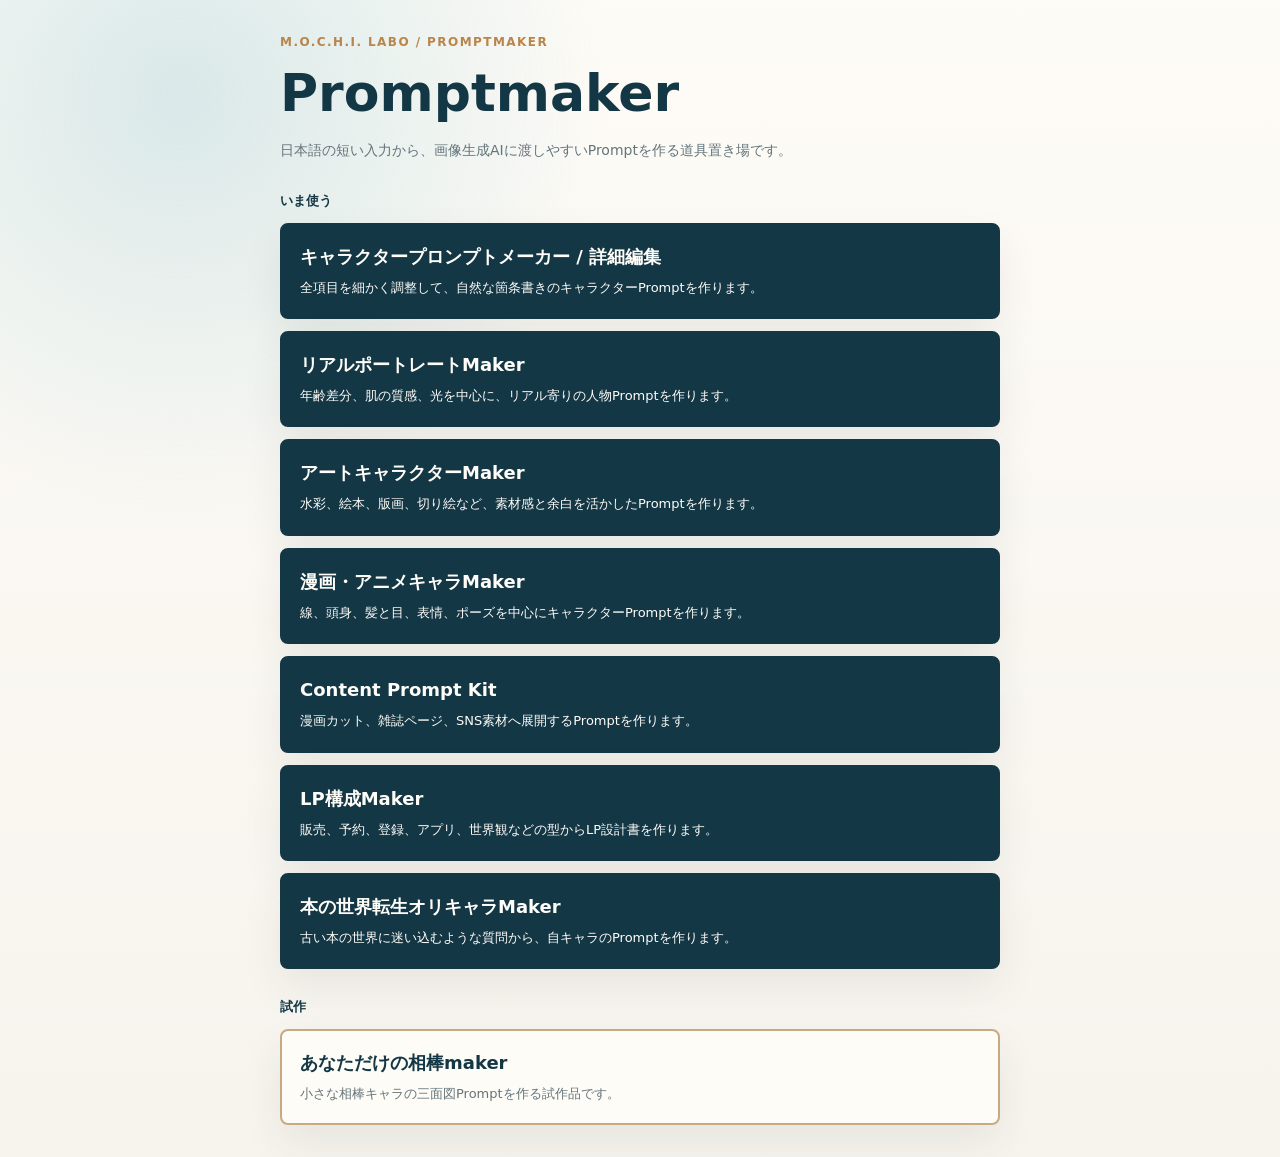
<file: index.html>
<!doctype html>
<html lang="ja">
<head>
  <meta charset="utf-8">
  <meta name="viewport" content="width=device-width, initial-scale=1">
  <title>Promptmaker</title>
  <style>
    :root {
      --bg: #f7f4ee;
      --surface: #fffdf8;
      --ink: #1d2f39;
      --muted: #64747b;
      --line: #c8aa82;
      --sea: #143746;
      --amber: #b9854a;
    }

    * {
      box-sizing: border-box;
    }

    html {
      min-width: 320px;
      background: var(--bg);
      color: var(--ink);
      font-family: "Yu Gothic", "Hiragino Kaku Gothic ProN", "Noto Sans JP", system-ui, sans-serif;
      line-height: 1.8;
    }

    body {
      margin: 0;
    }

    main {
      min-height: 100svh;
      display: grid;
      align-content: center;
      padding: 32px 16px;
      background:
        radial-gradient(circle at 14% 8%, rgba(134, 190, 203, 0.3), transparent 28%),
        linear-gradient(180deg, rgba(255, 253, 248, 0.82), rgba(247, 244, 238, 0.98));
    }

    .shell {
      width: min(100%, 720px);
      margin: 0 auto;
    }

    .eyebrow {
      margin: 0 0 8px;
      color: var(--amber);
      font-size: 12px;
      font-weight: 700;
      letter-spacing: 0.12em;
      text-transform: uppercase;
    }

    h1 {
      margin: 0;
      color: var(--sea);
      font-size: clamp(30px, 9vw, 52px);
      line-height: 1.2;
      letter-spacing: 0;
    }

    .lead {
      max-width: 560px;
      margin: 14px 0 24px;
      color: var(--muted);
      font-size: 14px;
    }

    .section-label {
      margin: 26px 0 10px;
      color: var(--sea);
      font-size: 13px;
      font-weight: 700;
    }

    .tool-link {
      display: block;
      border: 2px solid var(--line);
      border-radius: 8px;
      padding: 18px;
      color: inherit;
      background: rgba(255, 253, 248, 0.88);
      text-decoration: none;
      box-shadow: 0 18px 42px rgba(32, 46, 52, 0.08);
    }

    .tool-link.primary {
      border-color: var(--sea);
      background: var(--sea);
      color: var(--surface);
    }

    .tool-link.primary strong,
    .tool-link.primary span {
      color: var(--surface);
    }

    .tool-link + .tool-link {
      margin-top: 12px;
    }

    .tool-link strong {
      display: block;
      color: var(--sea);
      font-size: 18px;
      line-height: 1.5;
    }

    .tool-link span {
      display: block;
      margin-top: 6px;
      color: var(--muted);
      font-size: 13px;
    }
  </style>
</head>
<body>
  <main>
    <div class="shell">
      <p class="eyebrow">M.O.C.H.I. LABO / Promptmaker</p>
      <h1>Promptmaker</h1>
      <p class="lead">日本語の短い入力から、画像生成AIに渡しやすいPromptを作る道具置き場です。</p>
      <p class="section-label">いま使う</p>
      <a class="tool-link primary" href="simple-character-promptmaker/">
        <strong>キャラクタープロンプトメーカー / 詳細編集</strong>
        <span>全項目を細かく調整して、自然な箇条書きのキャラクターPromptを作ります。</span>
      </a>
      <a class="tool-link primary" href="real-portrait-maker/">
        <strong>リアルポートレートMaker</strong>
        <span>年齢差分、肌の質感、光を中心に、リアル寄りの人物Promptを作ります。</span>
      </a>
      <a class="tool-link primary" href="art-character-maker/">
        <strong>アートキャラクターMaker</strong>
        <span>水彩、絵本、版画、切り絵など、素材感と余白を活かしたPromptを作ります。</span>
      </a>
      <a class="tool-link primary" href="anime-comic-maker/">
        <strong>漫画・アニメキャラMaker</strong>
        <span>線、頭身、髪と目、表情、ポーズを中心にキャラクターPromptを作ります。</span>
      </a>
      <a class="tool-link primary" href="content-kit/">
        <strong>Content Prompt Kit</strong>
        <span>漫画カット、雑誌ページ、SNS素材へ展開するPromptを作ります。</span>
      </a>
      <a class="tool-link primary" href="lp-structure-maker/">
        <strong>LP構成Maker</strong>
        <span>販売、予約、登録、アプリ、世界観などの型からLP設計書を作ります。</span>
      </a>
      <a class="tool-link primary" href="five-question-character-maker/">
        <strong>本の世界転生オリキャラMaker</strong>
        <span>古い本の世界に迷い込むような質問から、自キャラのPromptを作ります。</span>
      </a>
      <p class="section-label">試作</p>
      <a class="tool-link" href="dev/companion-maker.html">
        <strong>あなただけの相棒maker</strong>
        <span>小さな相棒キャラの三面図Promptを作る試作品です。</span>
      </a>
    </div>
  </main>
</body>
</html>
</file>
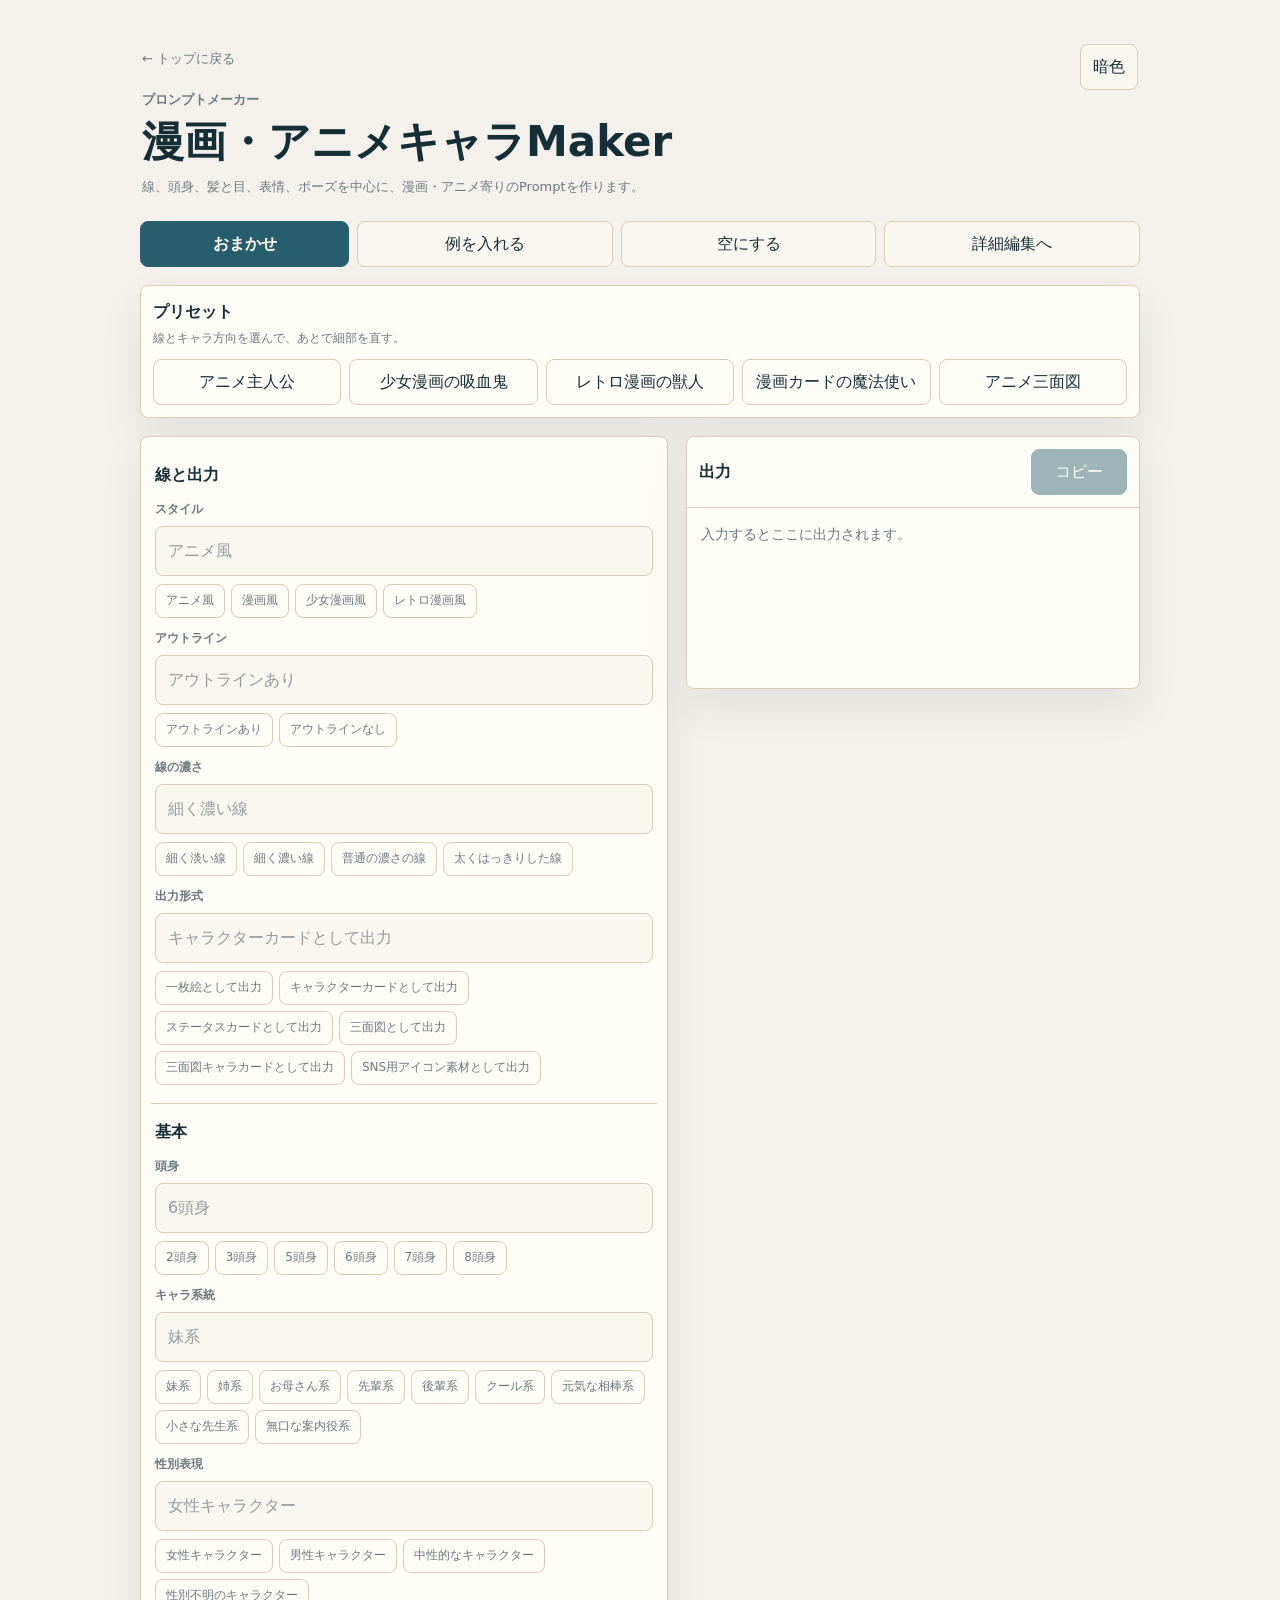
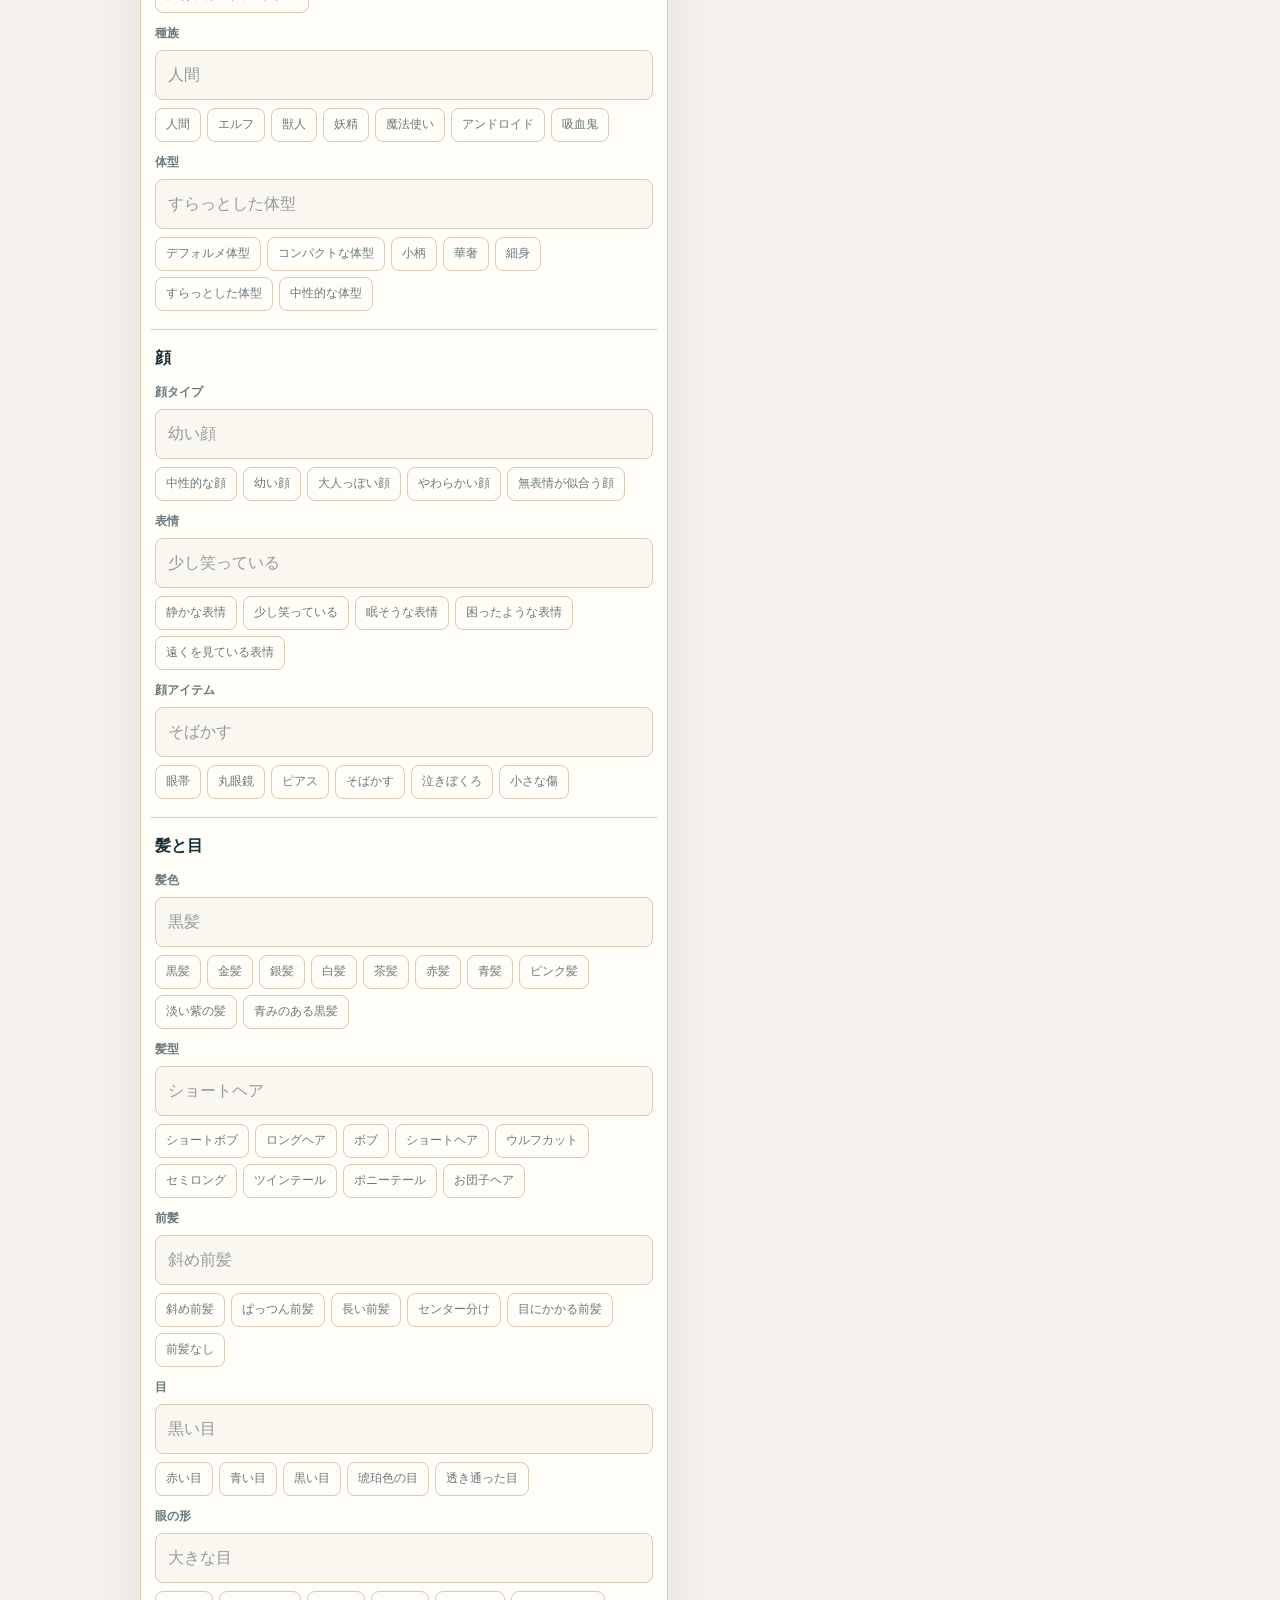
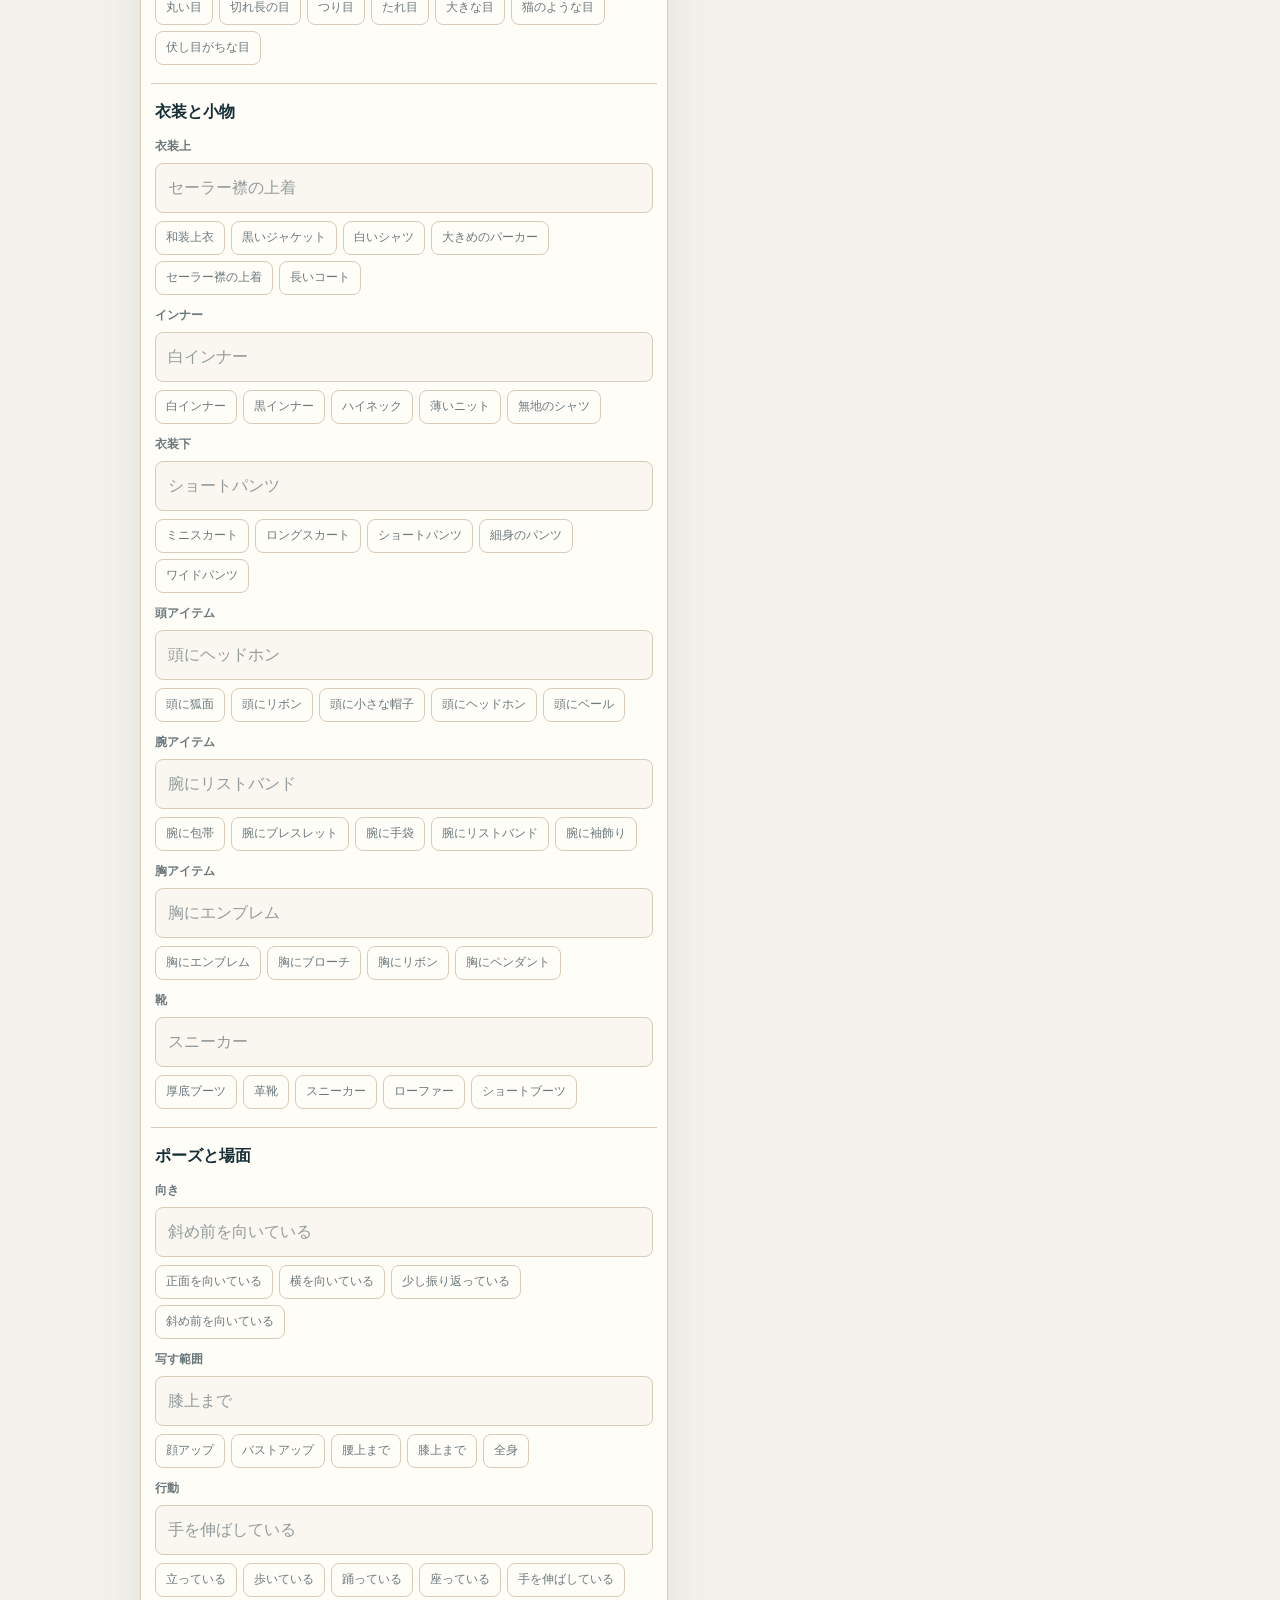
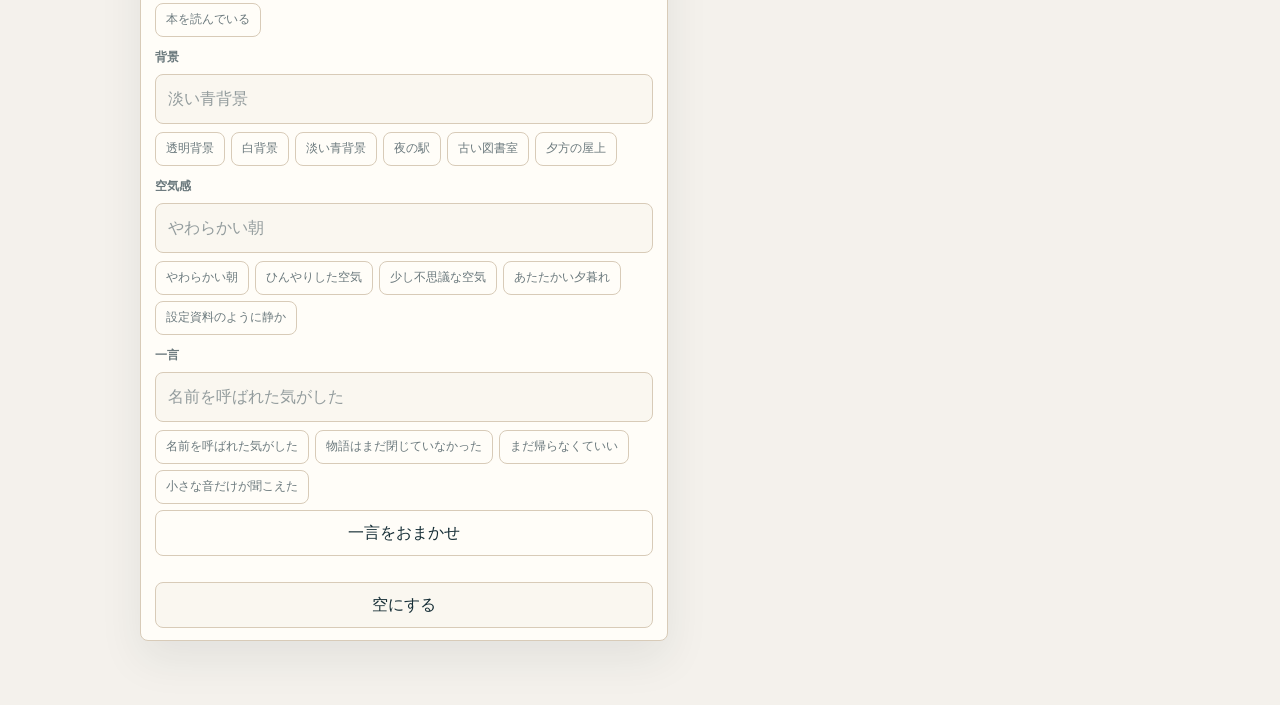
<file: anime-comic-maker/index.html>
<!doctype html>
<html lang="ja">
<head>
  <meta charset="utf-8">
  <meta name="viewport" content="width=device-width, initial-scale=1">
  <meta name="description" content="漫画、アニメ、少女漫画、レトロ漫画向けのキャラクタープロンプトを作るツールです。">
  <title>漫画・アニメキャラMaker</title>
  <link rel="stylesheet" href="./styles.css">
  <script src="./app.js" defer></script>
</head>
<body>
  <main class="app">
    <header class="hero">
      <div>
        <a class="back-link" href="../">← トップに戻る</a>
        <p class="eyebrow">プロンプトメーカー</p>
        <h1>漫画・アニメキャラMaker</h1>
        <p>線、頭身、髪と目、表情、ポーズを中心に、漫画・アニメ寄りのPromptを作ります。</p>
      </div>
      <button class="mode-button" type="button" id="modeButton" aria-pressed="false">暗色</button>
    </header>

    <div class="quick-actions" aria-label="すぐ使う操作">
      <button class="primary-action" type="button" id="randomButton">おまかせ</button>
      <button class="quiet-button" type="button" id="sampleButton">例を入れる</button>
      <button class="quiet-button" type="reset" form="promptForm">空にする</button>
      <a class="quiet-link" href="../simple-character-promptmaker/">詳細編集へ</a>
    </div>

    <section class="preset-panel" aria-label="漫画・アニメプリセット">
      <div class="preset-head">
        <h2>プリセット</h2>
        <p>線とキャラ方向を選んで、あとで細部を直す。</p>
      </div>
      <div class="preset-actions" id="presetActions"></div>
    </section>

    <section class="panel output-panel" aria-label="生成結果">
      <div class="panel-head">
        <h2>出力</h2>
        <button class="copy-button" type="button" id="copyButton" disabled>コピー</button>
      </div>
      <pre class="prompt-output" id="promptOutput" aria-live="polite"></pre>
    </section>

    <form class="panel form-panel" id="promptForm" autocomplete="off">
      <section class="group" aria-labelledby="styleTitle">
        <h2 id="styleTitle">線と出力</h2>
        <div class="field"><label for="style">スタイル</label><input id="style" name="style" placeholder="アニメ風"></div>
        <div class="field"><label for="outline">アウトライン</label><input id="outline" name="outline" placeholder="アウトラインあり"></div>
        <div class="field"><label for="outlineWeight">線の濃さ</label><input id="outlineWeight" name="outlineWeight" placeholder="細く濃い線"></div>
        <div class="field"><label for="outputMode">出力形式</label><input id="outputMode" name="outputMode" placeholder="キャラクターカードとして出力"></div>
      </section>

      <section class="group" aria-labelledby="basicTitle">
        <h2 id="basicTitle">基本</h2>
        <div class="field"><label for="proportion">頭身</label><input id="proportion" name="proportion" placeholder="6頭身"></div>
        <div class="field"><label for="characterType">キャラ系統</label><input id="characterType" name="characterType" placeholder="妹系"></div>
        <div class="field"><label for="gender">性別表現</label><input id="gender" name="gender" placeholder="女性キャラクター"></div>
        <div class="field"><label for="species">種族</label><input id="species" name="species" placeholder="人間"></div>
        <div class="field"><label for="bodyType">体型</label><input id="bodyType" name="bodyType" placeholder="すらっとした体型"></div>
      </section>

      <section class="group" aria-labelledby="faceTitle">
        <h2 id="faceTitle">顔</h2>
        <div class="field"><label for="faceType">顔タイプ</label><input id="faceType" name="faceType" placeholder="幼い顔"></div>
        <div class="field"><label for="expression">表情</label><input id="expression" name="expression" placeholder="少し笑っている"></div>
        <div class="field"><label for="faceItem">顔アイテム</label><input id="faceItem" name="faceItem" placeholder="そばかす"></div>
      </section>

      <section class="group" aria-labelledby="hairTitle">
        <h2 id="hairTitle">髪と目</h2>
        <div class="field"><label for="hairColor">髪色</label><input id="hairColor" name="hairColor" placeholder="黒髪"></div>
        <div class="field"><label for="hairStyle">髪型</label><input id="hairStyle" name="hairStyle" placeholder="ショートヘア"></div>
        <div class="field"><label for="bangs">前髪</label><input id="bangs" name="bangs" placeholder="斜め前髪"></div>
        <div class="field"><label for="eyes">目</label><input id="eyes" name="eyes" placeholder="黒い目"></div>
        <div class="field"><label for="eyeShape">眼の形</label><input id="eyeShape" name="eyeShape" placeholder="大きな目"></div>
      </section>

      <section class="group" aria-labelledby="outfitTitle">
        <h2 id="outfitTitle">衣装と小物</h2>
        <div class="field"><label for="outerTop">衣装上</label><input id="outerTop" name="outerTop" placeholder="セーラー襟の上着"></div>
        <div class="field"><label for="inner">インナー</label><input id="inner" name="inner" placeholder="白インナー"></div>
        <div class="field"><label for="bottom">衣装下</label><input id="bottom" name="bottom" placeholder="ショートパンツ"></div>
        <div class="field"><label for="headItem">頭アイテム</label><input id="headItem" name="headItem" placeholder="頭にヘッドホン"></div>
        <div class="field"><label for="armItem">腕アイテム</label><input id="armItem" name="armItem" placeholder="腕にリストバンド"></div>
        <div class="field"><label for="chestItem">胸アイテム</label><input id="chestItem" name="chestItem" placeholder="胸にエンブレム"></div>
        <div class="field"><label for="shoes">靴</label><input id="shoes" name="shoes" placeholder="スニーカー"></div>
      </section>

      <section class="group" aria-labelledby="sceneTitle">
        <h2 id="sceneTitle">ポーズと場面</h2>
        <div class="field"><label for="direction">向き</label><input id="direction" name="direction" placeholder="斜め前を向いている"></div>
        <div class="field"><label for="range">写す範囲</label><input id="range" name="range" placeholder="膝上まで"></div>
        <div class="field"><label for="action">行動</label><input id="action" name="action" placeholder="手を伸ばしている"></div>
        <div class="field"><label for="background">背景</label><input id="background" name="background" placeholder="淡い青背景"></div>
        <div class="field"><label for="mood">空気感</label><input id="mood" name="mood" placeholder="やわらかい朝"></div>
        <div class="field"><label for="line">一言</label><input id="line" name="line" placeholder="名前を呼ばれた気がした"><button class="field-button" type="button" id="poemButton">一言をおまかせ</button></div>
      </section>

      <div class="actions"><button class="quiet-button" type="reset">空にする</button></div>
    </form>
  </main>
</body>
</html>
</file>
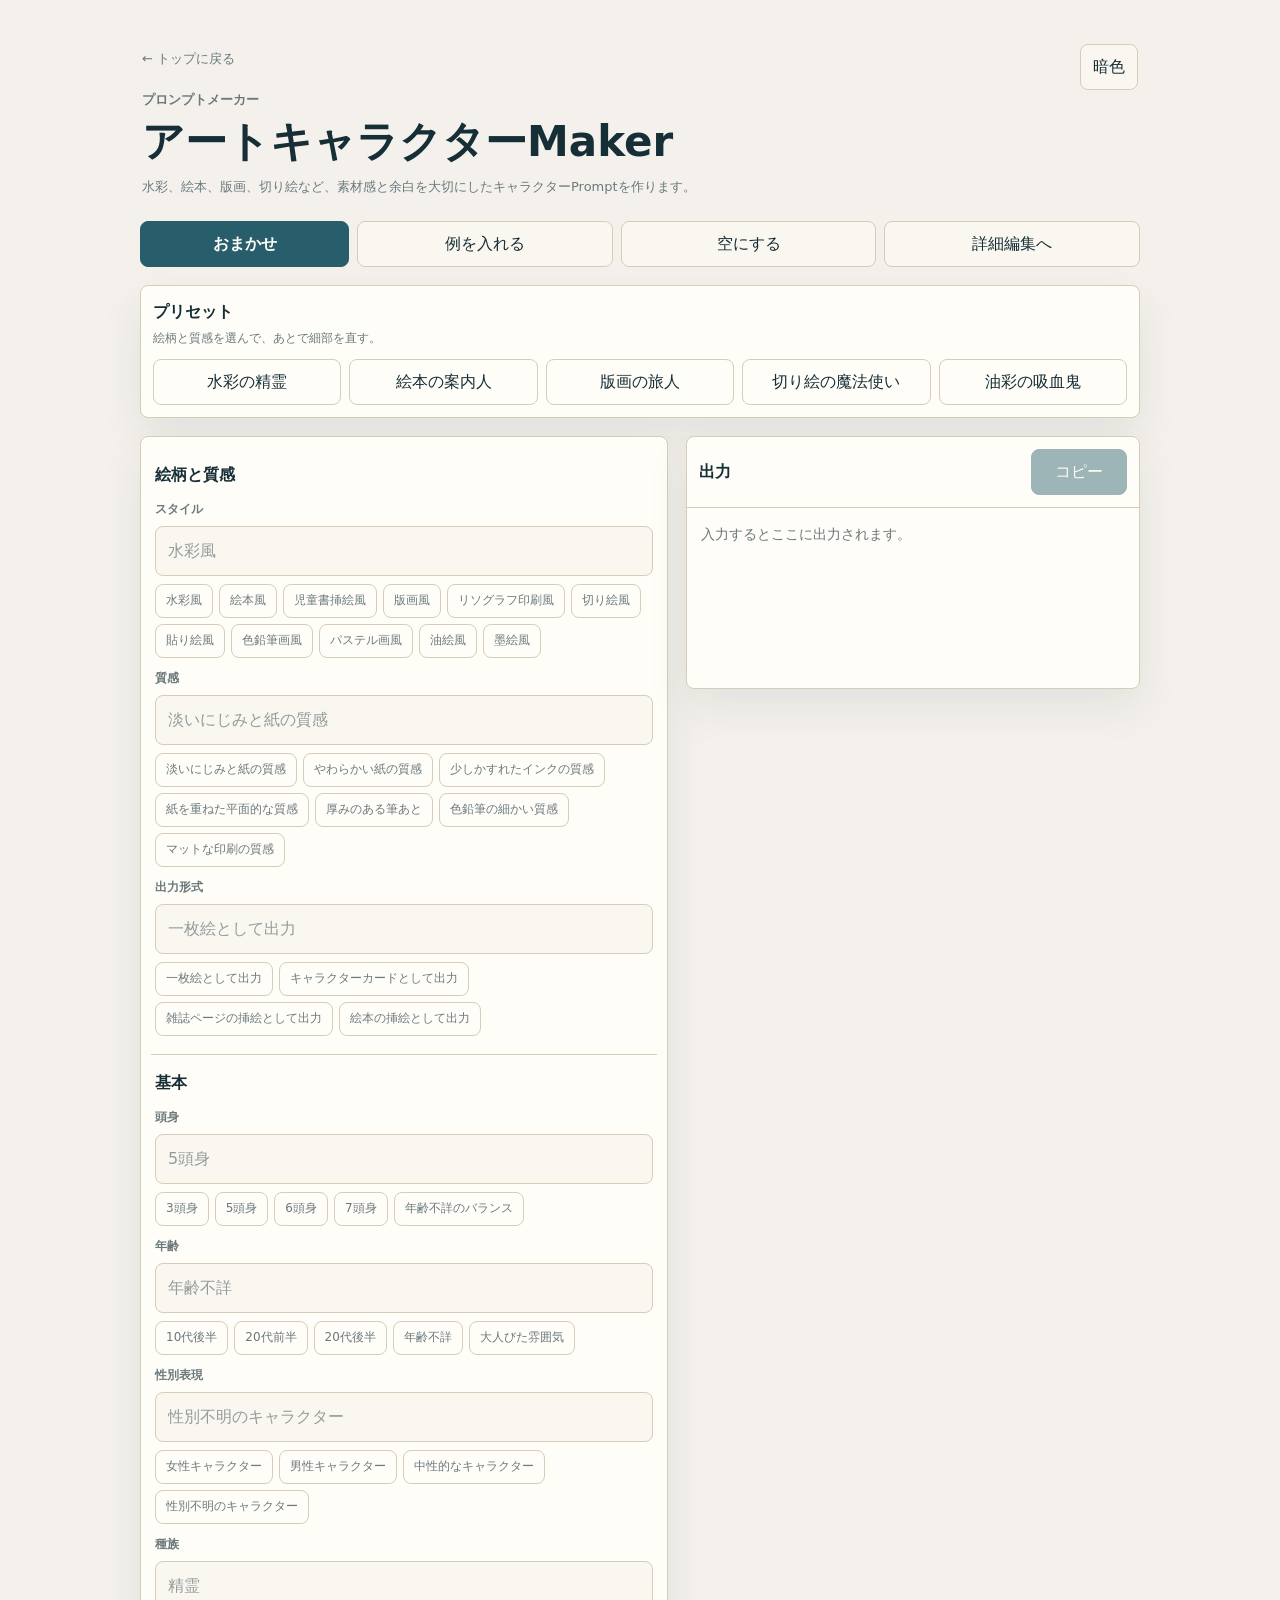
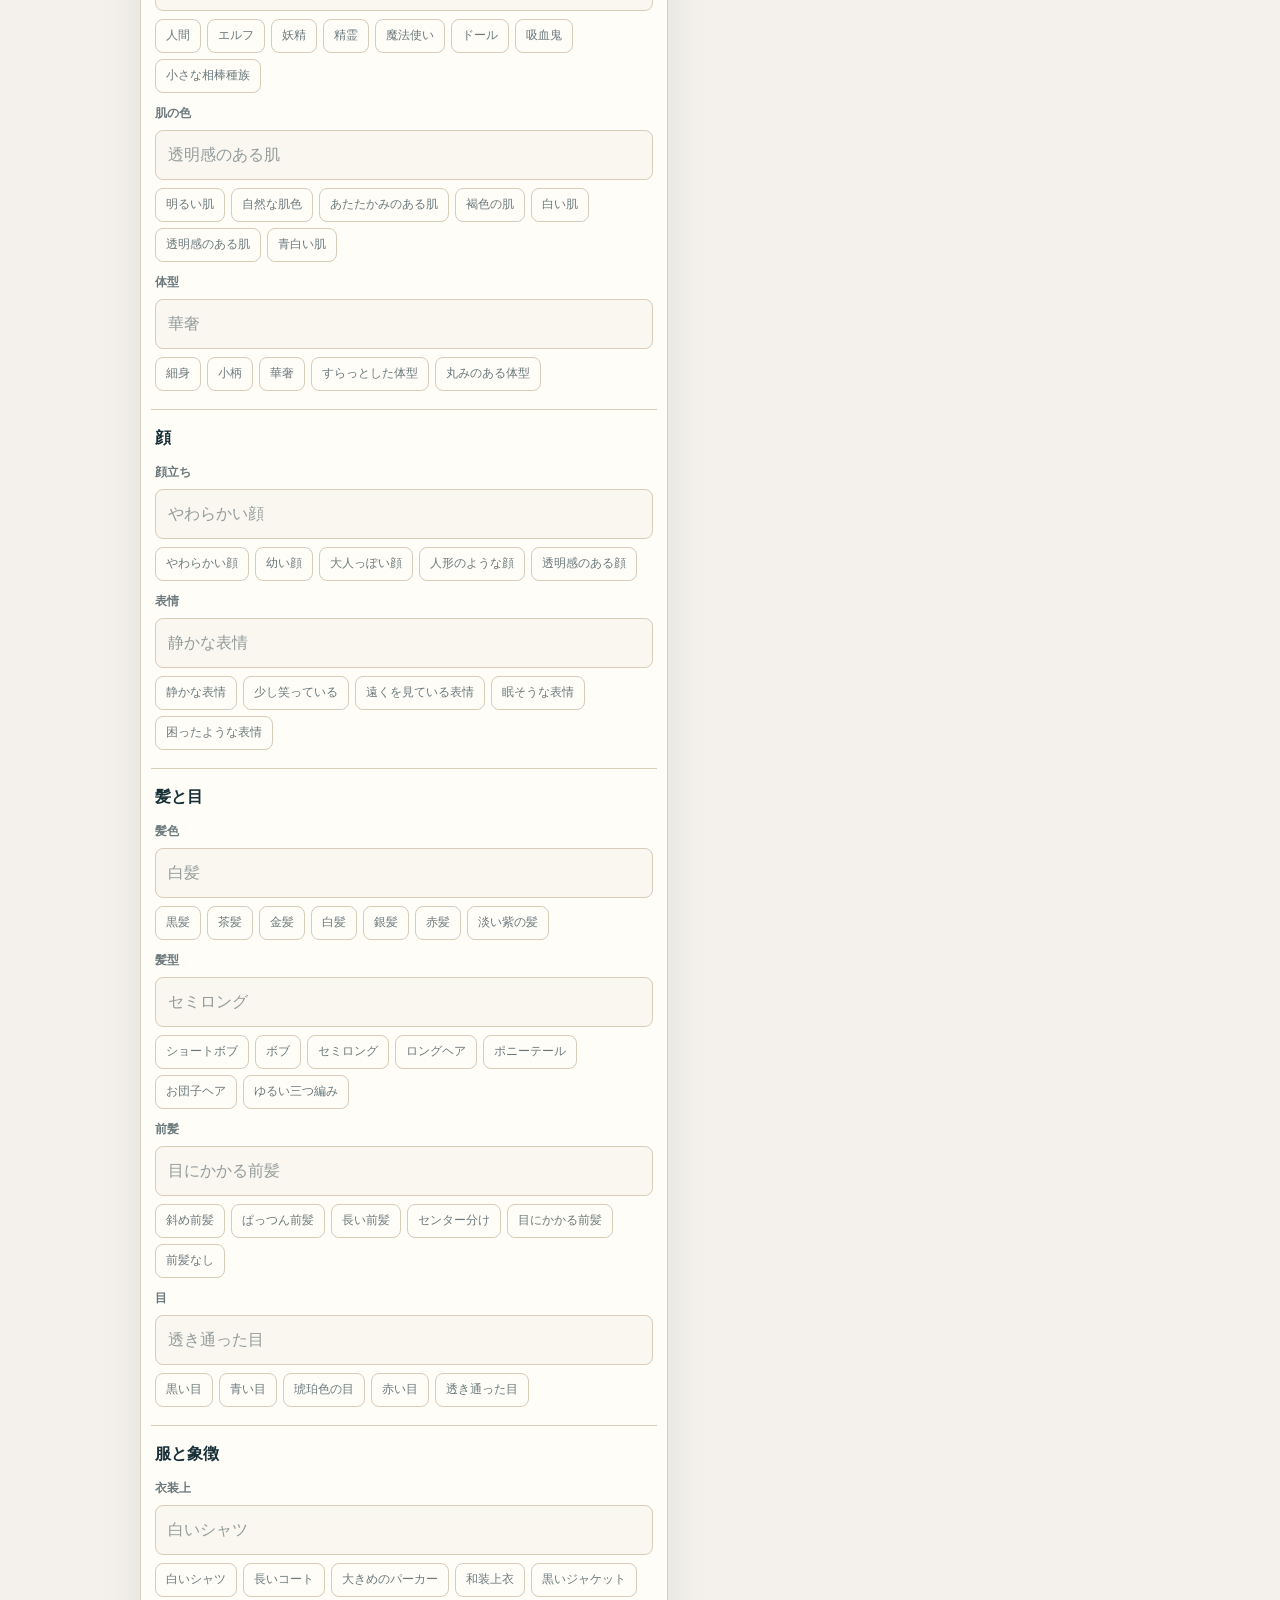
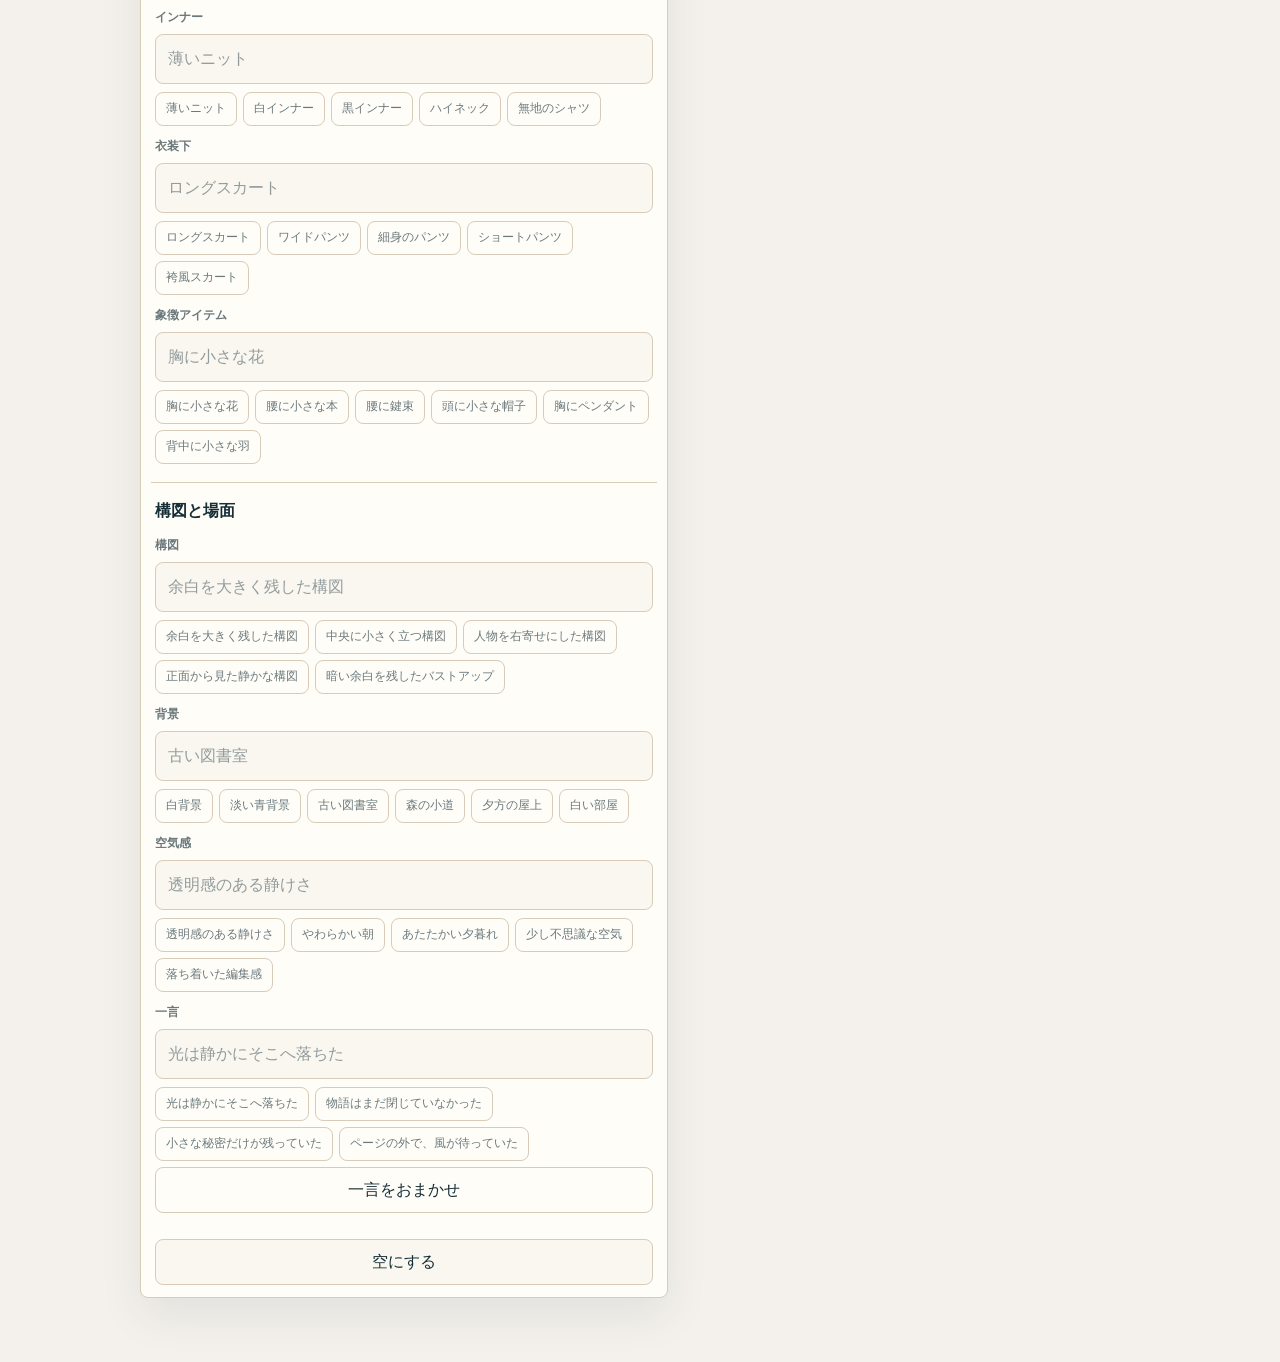
<file: art-character-maker/index.html>
<!doctype html>
<html lang="ja">
<head>
  <meta charset="utf-8">
  <meta name="viewport" content="width=device-width, initial-scale=1">
  <meta name="description" content="水彩、絵本、版画、切り絵など、アート寄りのキャラクタープロンプトを作るツールです。">
  <title>アートキャラクターMaker</title>
  <link rel="stylesheet" href="./styles.css">
  <script src="./app.js" defer></script>
</head>
<body>
  <main class="app">
    <header class="hero">
      <div>
        <a class="back-link" href="../">← トップに戻る</a>
        <p class="eyebrow">プロンプトメーカー</p>
        <h1>アートキャラクターMaker</h1>
        <p>水彩、絵本、版画、切り絵など、素材感と余白を大切にしたキャラクターPromptを作ります。</p>
      </div>
      <button class="mode-button" type="button" id="modeButton" aria-pressed="false">暗色</button>
    </header>

    <div class="quick-actions" aria-label="すぐ使う操作">
      <button class="primary-action" type="button" id="randomButton">おまかせ</button>
      <button class="quiet-button" type="button" id="sampleButton">例を入れる</button>
      <button class="quiet-button" type="reset" form="promptForm">空にする</button>
      <a class="quiet-link" href="../simple-character-promptmaker/">詳細編集へ</a>
    </div>

    <section class="preset-panel" aria-label="アートプリセット">
      <div class="preset-head">
        <h2>プリセット</h2>
        <p>絵柄と質感を選んで、あとで細部を直す。</p>
      </div>
      <div class="preset-actions" id="presetActions"></div>
    </section>

    <section class="panel output-panel" aria-label="生成結果">
      <div class="panel-head">
        <h2>出力</h2>
        <button class="copy-button" type="button" id="copyButton" disabled>コピー</button>
      </div>
      <pre class="prompt-output" id="promptOutput" aria-live="polite"></pre>
    </section>

    <form class="panel form-panel" id="promptForm" autocomplete="off">
      <section class="group" aria-labelledby="styleTitle">
        <h2 id="styleTitle">絵柄と質感</h2>
        <div class="field"><label for="style">スタイル</label><input id="style" name="style" placeholder="水彩風"></div>
        <div class="field"><label for="materialTexture">質感</label><input id="materialTexture" name="materialTexture" placeholder="淡いにじみと紙の質感"></div>
        <div class="field"><label for="outputMode">出力形式</label><input id="outputMode" name="outputMode" placeholder="一枚絵として出力"></div>
      </section>

      <section class="group" aria-labelledby="basicTitle">
        <h2 id="basicTitle">基本</h2>
        <div class="field"><label for="proportion">頭身</label><input id="proportion" name="proportion" placeholder="5頭身"></div>
        <div class="field"><label for="age">年齢</label><input id="age" name="age" placeholder="年齢不詳"></div>
        <div class="field"><label for="gender">性別表現</label><input id="gender" name="gender" placeholder="性別不明のキャラクター"></div>
        <div class="field"><label for="species">種族</label><input id="species" name="species" placeholder="精霊"></div>
        <div class="field"><label for="skinTone">肌の色</label><input id="skinTone" name="skinTone" placeholder="透明感のある肌"></div>
        <div class="field"><label for="bodyType">体型</label><input id="bodyType" name="bodyType" placeholder="華奢"></div>
      </section>

      <section class="group" aria-labelledby="faceTitle">
        <h2 id="faceTitle">顔</h2>
        <div class="field"><label for="faceType">顔立ち</label><input id="faceType" name="faceType" placeholder="やわらかい顔"></div>
        <div class="field"><label for="expression">表情</label><input id="expression" name="expression" placeholder="静かな表情"></div>
      </section>

      <section class="group" aria-labelledby="hairTitle">
        <h2 id="hairTitle">髪と目</h2>
        <div class="field"><label for="hairColor">髪色</label><input id="hairColor" name="hairColor" placeholder="白髪"></div>
        <div class="field"><label for="hairStyle">髪型</label><input id="hairStyle" name="hairStyle" placeholder="セミロング"></div>
        <div class="field"><label for="bangs">前髪</label><input id="bangs" name="bangs" placeholder="目にかかる前髪"></div>
        <div class="field"><label for="eyes">目</label><input id="eyes" name="eyes" placeholder="透き通った目"></div>
      </section>

      <section class="group" aria-labelledby="outfitTitle">
        <h2 id="outfitTitle">服と象徴</h2>
        <div class="field"><label for="outerTop">衣装上</label><input id="outerTop" name="outerTop" placeholder="白いシャツ"></div>
        <div class="field"><label for="inner">インナー</label><input id="inner" name="inner" placeholder="薄いニット"></div>
        <div class="field"><label for="bottom">衣装下</label><input id="bottom" name="bottom" placeholder="ロングスカート"></div>
        <div class="field"><label for="symbolItem">象徴アイテム</label><input id="symbolItem" name="symbolItem" placeholder="胸に小さな花"></div>
      </section>

      <section class="group" aria-labelledby="sceneTitle">
        <h2 id="sceneTitle">構図と場面</h2>
        <div class="field"><label for="composition">構図</label><input id="composition" name="composition" placeholder="余白を大きく残した構図"></div>
        <div class="field"><label for="background">背景</label><input id="background" name="background" placeholder="古い図書室"></div>
        <div class="field"><label for="mood">空気感</label><input id="mood" name="mood" placeholder="透明感のある静けさ"></div>
        <div class="field"><label for="line">一言</label><input id="line" name="line" placeholder="光は静かにそこへ落ちた"><button class="field-button" type="button" id="poemButton">一言をおまかせ</button></div>
      </section>

      <div class="actions"><button class="quiet-button" type="reset">空にする</button></div>
    </form>
  </main>
</body>
</html>
</file>
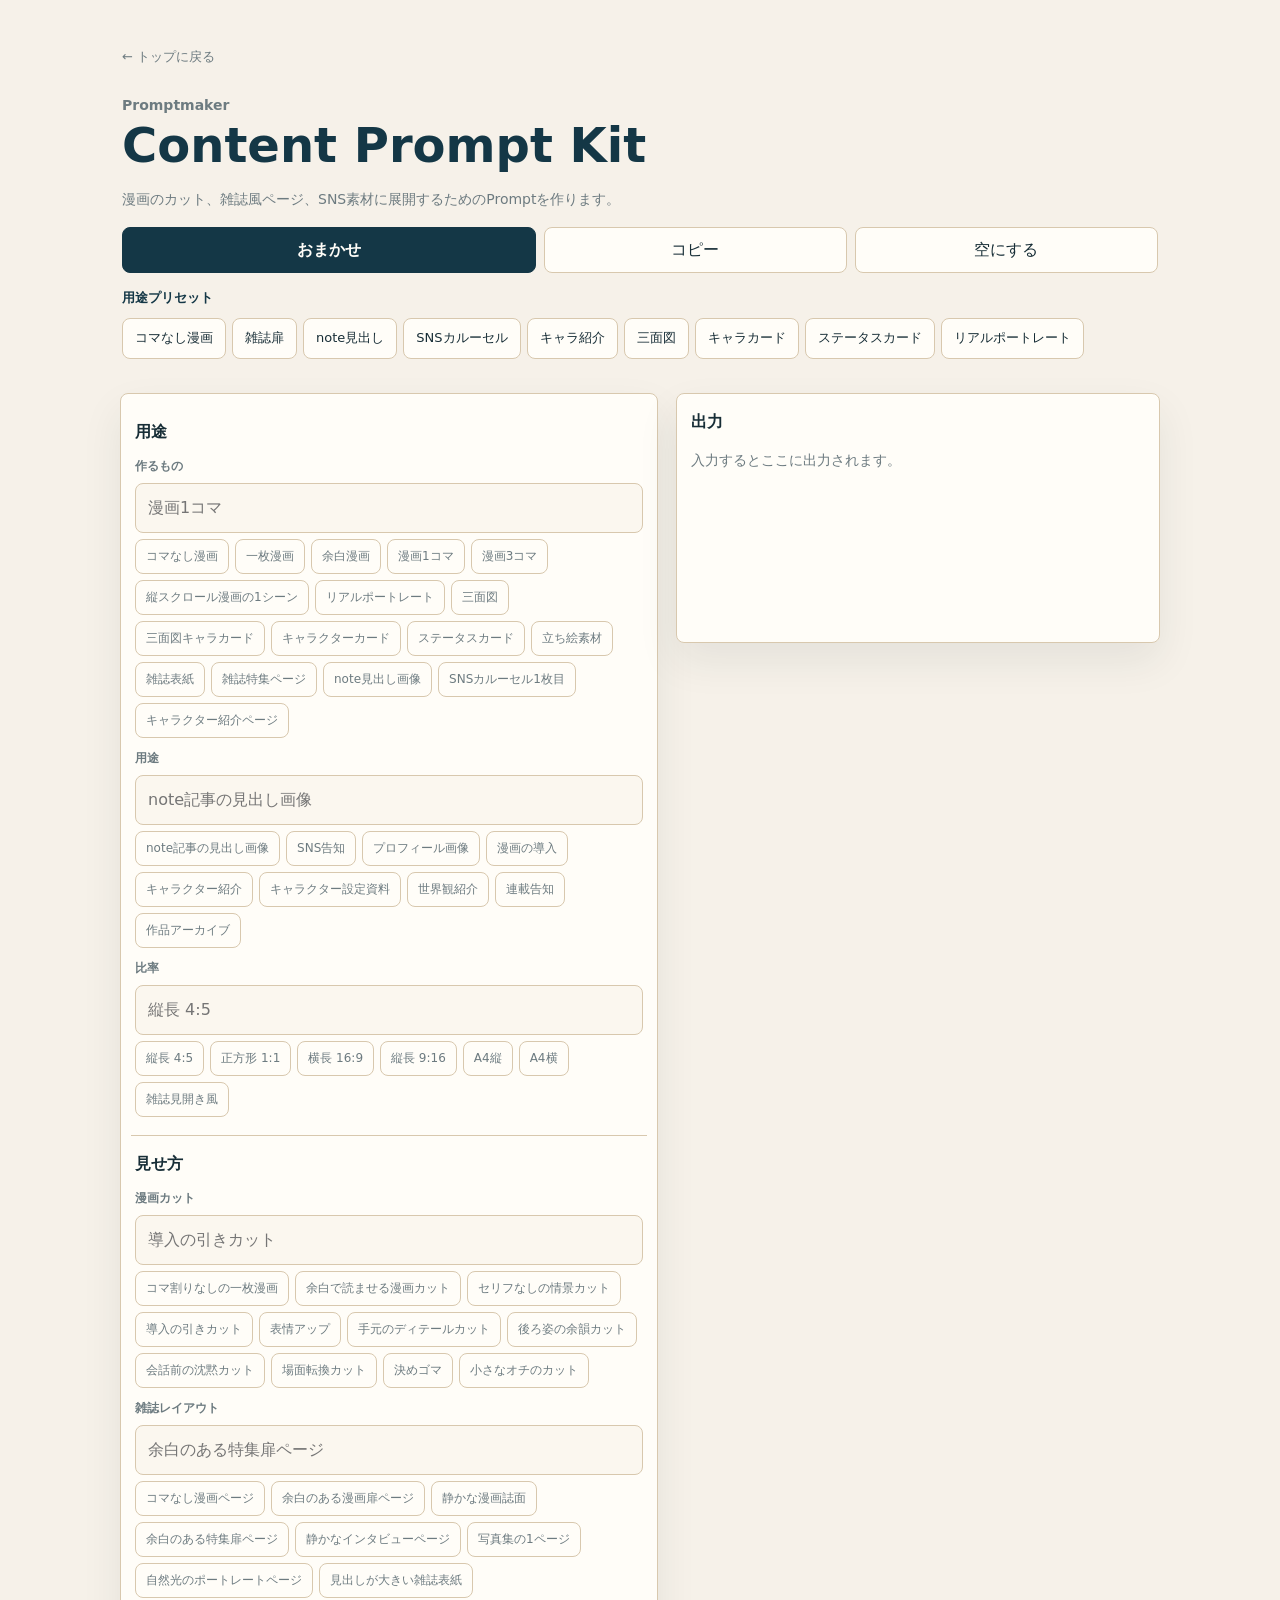
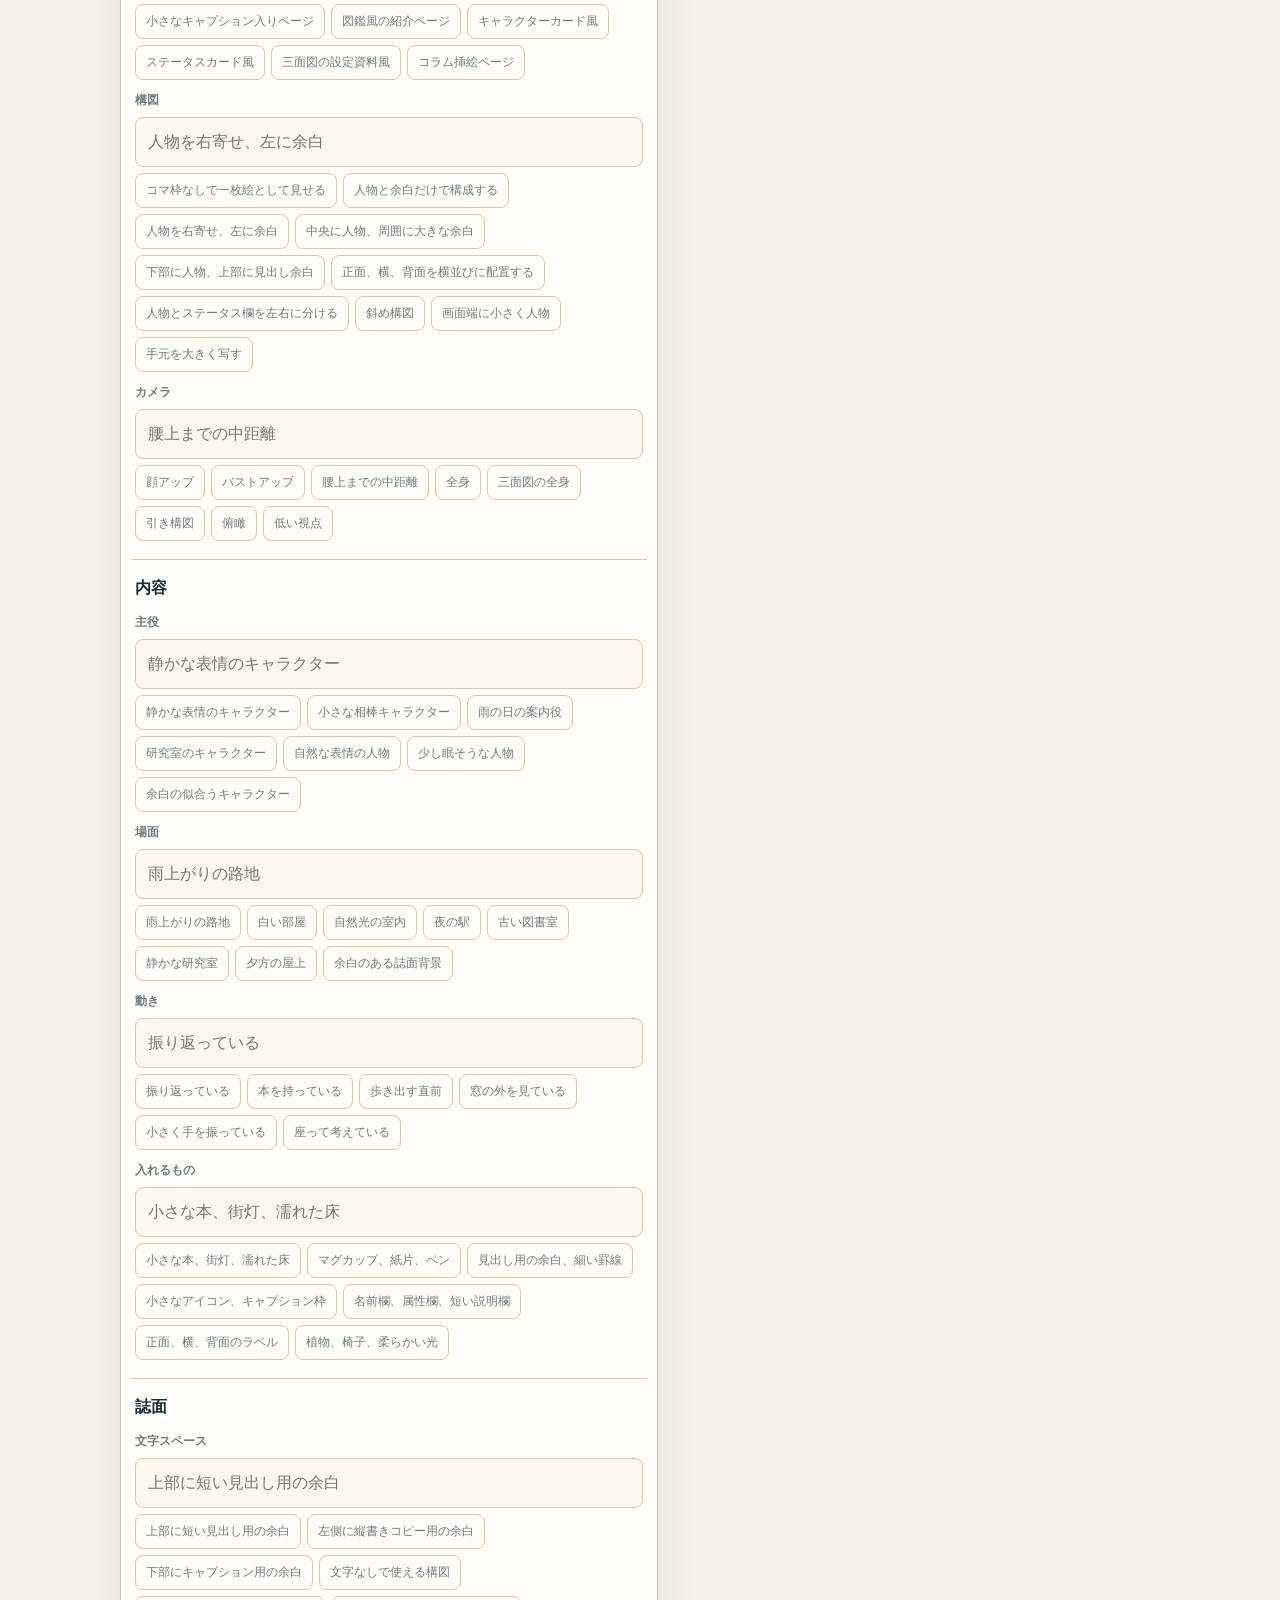
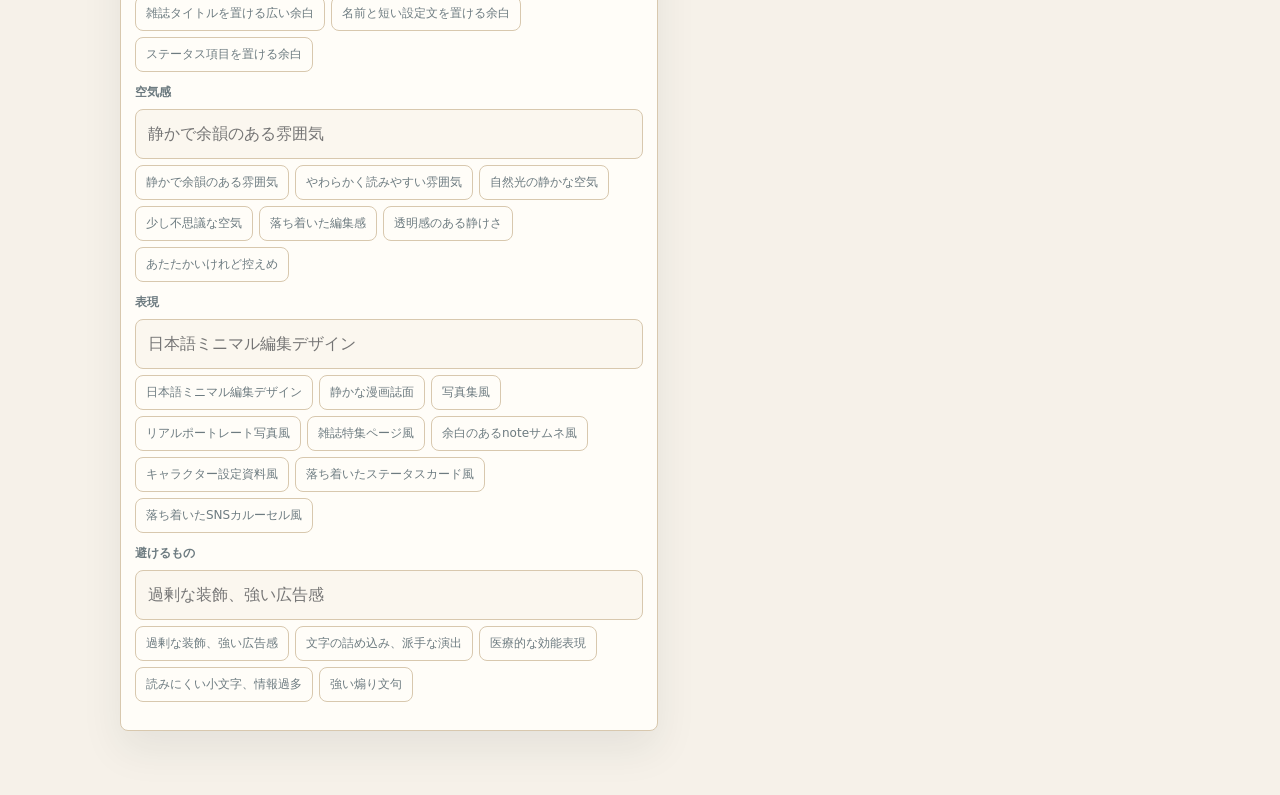
<file: content-kit/index.html>
<!doctype html>
<html lang="ja">
<head>
  <meta charset="utf-8">
  <meta name="viewport" content="width=device-width, initial-scale=1">
  <meta name="description" content="漫画カット、雑誌ページ、SNS素材向けの日本語Promptを作るキットです。">
  <title>Content Prompt Kit</title>
  <link rel="stylesheet" href="./styles.css?v=20260520-output-mode">
  <script src="./app.js?v=20260520-output-mode" defer></script>
</head>
<body>
  <main class="app">
    <header class="hero">
      <a class="back-link" href="../">← トップに戻る</a>
      <p class="eyebrow">Promptmaker</p>
      <h1>Content Prompt Kit</h1>
      <p>漫画のカット、雑誌風ページ、SNS素材に展開するためのPromptを作ります。</p>
      <div class="actions">
        <button class="primary" type="button" id="randomButton">おまかせ</button>
        <button class="quiet" type="button" id="copyButton" disabled>コピー</button>
        <button class="quiet" type="reset" form="kitForm">空にする</button>
      </div>
      <section class="preset-panel" aria-label="用途プリセット">
        <h2>用途プリセット</h2>
        <div class="preset-actions" id="presetActions"></div>
      </section>
    </header>

    <section class="panel output-panel" aria-label="生成結果">
      <h2>出力</h2>
      <pre id="output" class="output" aria-live="polite"></pre>
    </section>

    <form class="panel form-panel" id="kitForm" autocomplete="off">
      <section class="group">
        <h2>用途</h2>
        <div class="field">
          <label for="contentType">作るもの</label>
          <input id="contentType" placeholder="漫画1コマ">
        </div>
        <div class="field">
          <label for="purpose">用途</label>
          <input id="purpose" placeholder="note記事の見出し画像">
        </div>
        <div class="field">
          <label for="format">比率</label>
          <input id="format" placeholder="縦長 4:5">
        </div>
      </section>

      <section class="group">
        <h2>見せ方</h2>
        <div class="field">
          <label for="mangaCut">漫画カット</label>
          <input id="mangaCut" placeholder="導入の引きカット">
        </div>
        <div class="field">
          <label for="magazineLayout">雑誌レイアウト</label>
          <input id="magazineLayout" placeholder="余白のある特集扉ページ">
        </div>
        <div class="field">
          <label for="composition">構図</label>
          <input id="composition" placeholder="人物を右寄せ、左に余白">
        </div>
        <div class="field">
          <label for="camera">カメラ</label>
          <input id="camera" placeholder="腰上までの中距離">
        </div>
      </section>

      <section class="group">
        <h2>内容</h2>
        <div class="field">
          <label for="subject">主役</label>
          <input id="subject" placeholder="静かな表情のキャラクター">
        </div>
        <div class="field">
          <label for="scene">場面</label>
          <input id="scene" placeholder="雨上がりの路地">
        </div>
        <div class="field">
          <label for="action">動き</label>
          <input id="action" placeholder="振り返っている">
        </div>
        <div class="field">
          <label for="item">入れるもの</label>
          <input id="item" placeholder="小さな本、街灯、濡れた床">
        </div>
      </section>

      <section class="group">
        <h2>誌面</h2>
        <div class="field">
          <label for="textArea">文字スペース</label>
          <input id="textArea" placeholder="上部に短い見出し用の余白">
        </div>
        <div class="field">
          <label for="tone">空気感</label>
          <input id="tone" placeholder="静かで余韻のある雰囲気">
        </div>
        <div class="field">
          <label for="style">表現</label>
          <input id="style" placeholder="日本語ミニマル編集デザイン">
        </div>
        <div class="field">
          <label for="avoid">避けるもの</label>
          <input id="avoid" placeholder="過剰な装飾、強い広告感">
        </div>
      </section>
    </form>
  </main>
</body>
</html>
</file>
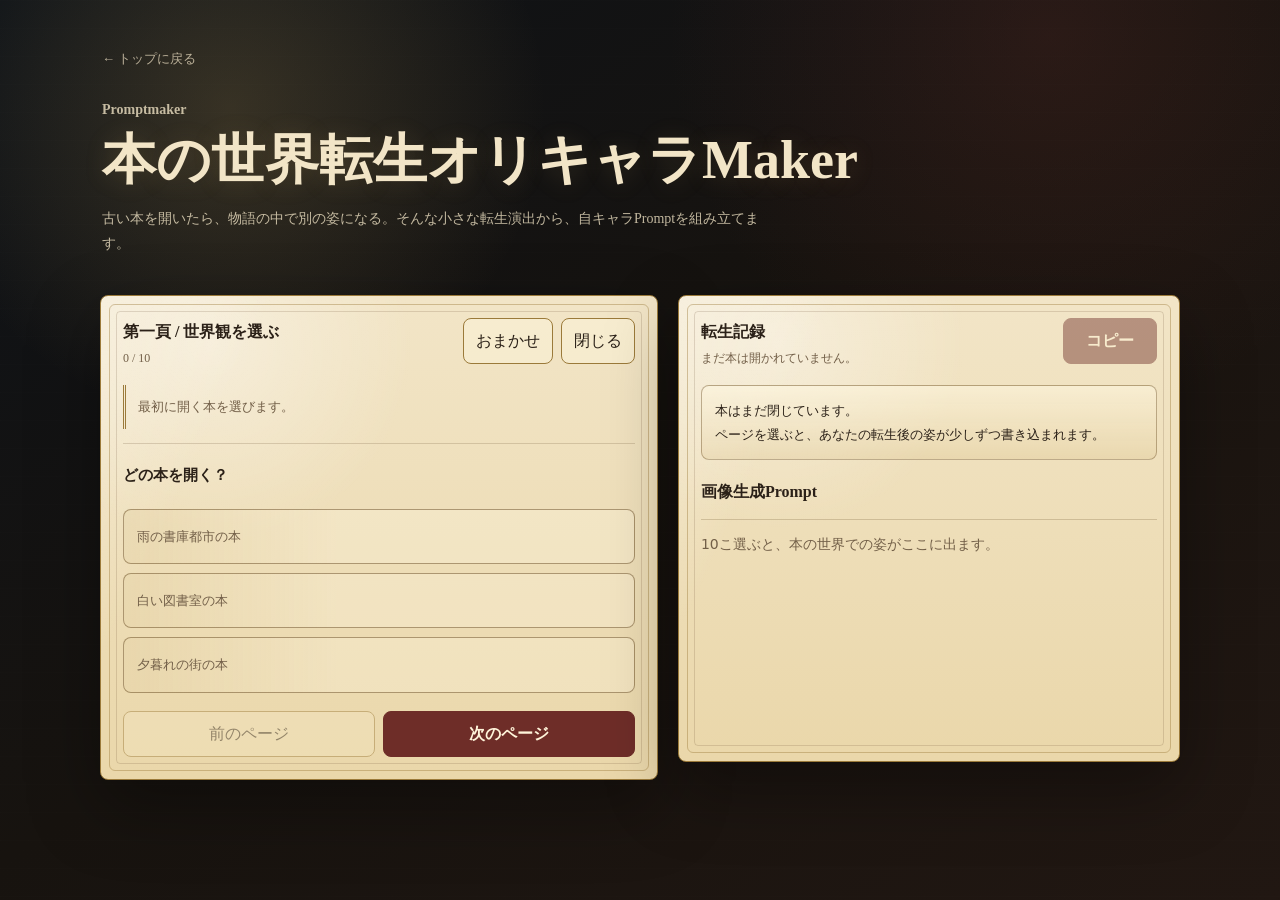
<file: five-question-character-maker/index.html>
<!doctype html>
<html lang="ja">
<head>
  <meta charset="utf-8">
  <meta name="viewport" content="width=device-width, initial-scale=1">
  <meta name="description" content="本の世界に迷い込むような質問から、画像生成AI向けのオリジナルキャラクタープロンプトを作るツールです。">
  <title>本の世界転生オリキャラMaker</title>
  <link rel="stylesheet" href="./styles.css">
  <script src="./app.js" defer></script>
</head>
<body>
  <main class="app">
    <header class="hero">
      <a class="back-link" href="../">← トップに戻る</a>
      <p class="eyebrow">Promptmaker</p>
      <h1>本の世界転生オリキャラMaker</h1>
      <p>古い本を開いたら、物語の中で別の姿になる。そんな小さな転生演出から、自キャラPromptを組み立てます。</p>
    </header>

    <section class="panel quiz-panel" aria-label="本の世界に入る質問">
      <div class="quiz-head">
        <div>
          <h2 id="chapterTitle">本を開く</h2>
          <p id="progress">0 / 10</p>
        </div>
        <div class="top-actions">
          <button class="quiet" type="button" id="randomButton">おまかせ</button>
          <button class="quiet" type="button" id="resetButton">閉じる</button>
        </div>
      </div>
      <div class="page-note" id="pageNote">本の余白に、まだ何も書かれていません。</div>
      <form id="quizForm" autocomplete="off"></form>
      <div class="page-actions">
        <button class="quiet" type="button" id="prevButton">前のページ</button>
        <button class="primary" type="button" id="nextButton">次のページ</button>
      </div>
    </section>

    <section class="panel result-panel" aria-label="生成結果">
      <div class="result-head">
        <div>
          <h2>転生記録</h2>
          <p id="characterTitle">まだ本は開かれていません。</p>
        </div>
        <button class="primary" type="button" id="copyButton" disabled>コピー</button>
      </div>
      <div class="story" id="storyOutput">選んだページに合わせて、ここに転生後の姿が少しずつ現れます。</div>
      <h2 class="prompt-title">画像生成Prompt</h2>
      <pre class="output" id="output" aria-live="polite"></pre>
    </section>
  </main>
</body>
</html>
</file>
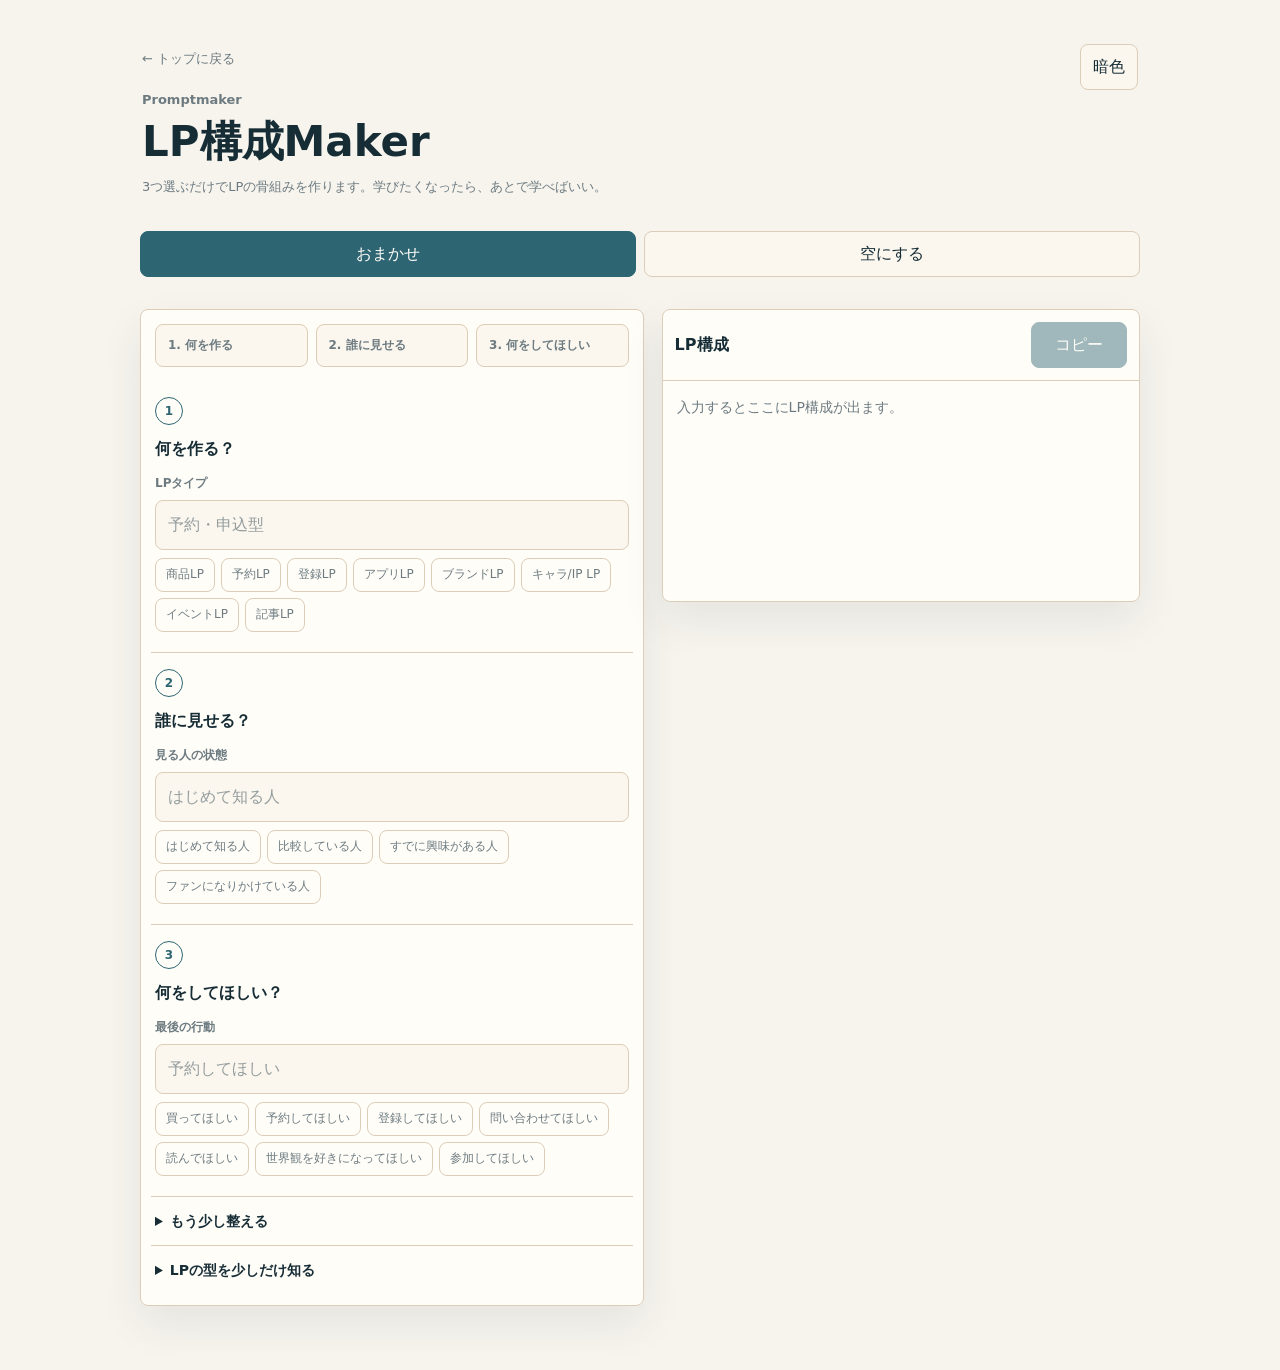
<file: lp-structure-maker/index.html>
<!doctype html>
<html lang="ja">
<head>
  <meta charset="utf-8">
  <meta name="viewport" content="width=device-width, initial-scale=1">
  <meta name="description" content="3つ選ぶだけで、ファーストビューからCTAまでのLP構成を作るツールです。">
  <title>LP構成Maker</title>
  <link rel="stylesheet" href="./styles.css">
  <script src="./app.js" defer></script>
</head>
<body>
  <main class="app">
    <header class="hero">
      <div>
        <a class="back-link" href="../">← トップに戻る</a>
        <p class="eyebrow">Promptmaker</p>
        <h1>LP構成Maker</h1>
        <p>3つ選ぶだけでLPの骨組みを作ります。学びたくなったら、あとで学べばいい。</p>
      </div>
      <button class="mode-button" type="button" id="modeButton" aria-pressed="false">暗色</button>
    </header>

    <div class="quick-actions" aria-label="すぐ使う操作">
      <button class="primary-action" type="button" id="sampleButton">おまかせ</button>
      <button class="quiet-button" type="reset" form="lpForm">空にする</button>
    </div>

    <section class="panel output-panel" aria-label="生成結果">
      <div class="panel-head">
        <h2>LP構成</h2>
        <button class="copy-button" type="button" id="copyButton" disabled>コピー</button>
      </div>
      <pre class="structure-output" id="structureOutput" aria-live="polite"></pre>
    </section>

    <form class="panel form-panel" id="lpForm" autocomplete="off">
      <section class="guide-strip" aria-label="使い方">
        <span>1. 何を作る</span>
        <span>2. 誰に見せる</span>
        <span>3. 何をしてほしい</span>
      </section>

      <section class="group" aria-labelledby="typeTitle">
        <p class="step-label">1</p>
        <h2 id="typeTitle">何を作る？</h2>
        <div class="field">
          <label for="lpType">LPタイプ</label>
          <input id="lpType" name="lpType" placeholder="予約・申込型">
        </div>
      </section>

      <section class="group" aria-labelledby="goalTitle">
        <p class="step-label">2</p>
        <h2 id="goalTitle">誰に見せる？</h2>
        <div class="field">
          <label for="audienceStage">見る人の状態</label>
          <input id="audienceStage" name="audienceStage" placeholder="はじめて知る人">
        </div>
      </section>

      <section class="group" aria-labelledby="actionTitle">
        <p class="step-label">3</p>
        <h2 id="actionTitle">何をしてほしい？</h2>
        <div class="field">
          <label for="goal">最後の行動</label>
          <input id="goal" name="goal" placeholder="予約してほしい">
        </div>
      </section>

      <details class="optional-panel">
        <summary>もう少し整える</summary>
        <section class="group optional-group" aria-labelledby="detailTitle">
          <h2 id="detailTitle">必要になったら足す</h2>
        <div class="field">
          <label for="offerName">名前</label>
          <input id="offerName" name="offerName" placeholder="小さな予約ページ">
        </div>
        <div class="field">
          <label for="mainOffer">中心に見せるもの</label>
          <input id="mainOffer" name="mainOffer" placeholder="安心して申し込めるサービス内容">
        </div>
        <div class="field">
          <label for="tone">トーン</label>
          <input id="tone" name="tone" placeholder="静かで信頼感がある">
        </div>
      </section>
      </details>

      <details class="learn-panel">
        <summary>LPの型を少しだけ知る</summary>
        <div class="learn-list">
          <p><strong>ファーストビュー</strong><span>何のページか、誰向けか、次に何をするかを最初に置きます。</span></p>
          <p><strong>共感</strong><span>見る人が自分ごとにしやすい入口を作ります。</span></p>
          <p><strong>提案</strong><span>商品、サービス、作品、世界観の中心を見せます。</span></p>
          <p><strong>CTA</strong><span>最後に押してほしい行動を迷わず置きます。</span></p>
        </div>
      </details>
    </form>
  </main>
</body>
</html>
</file>
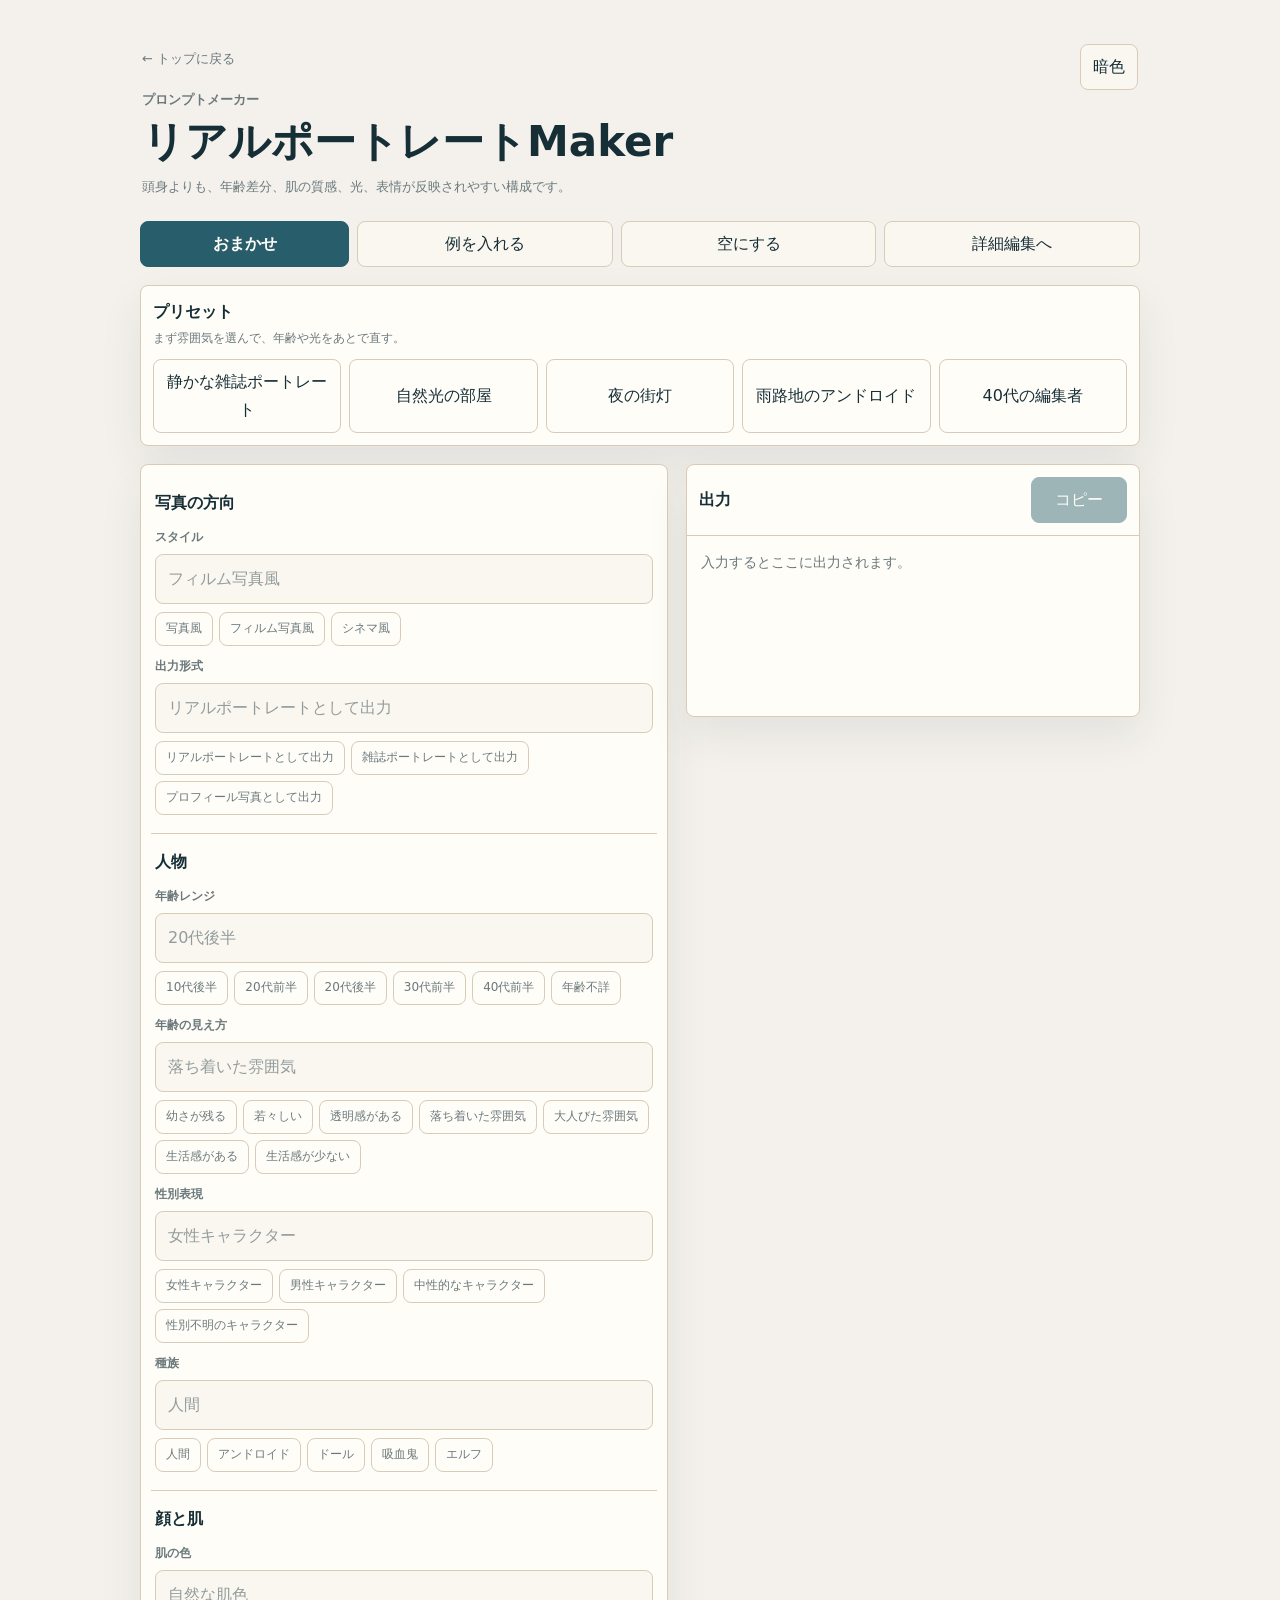
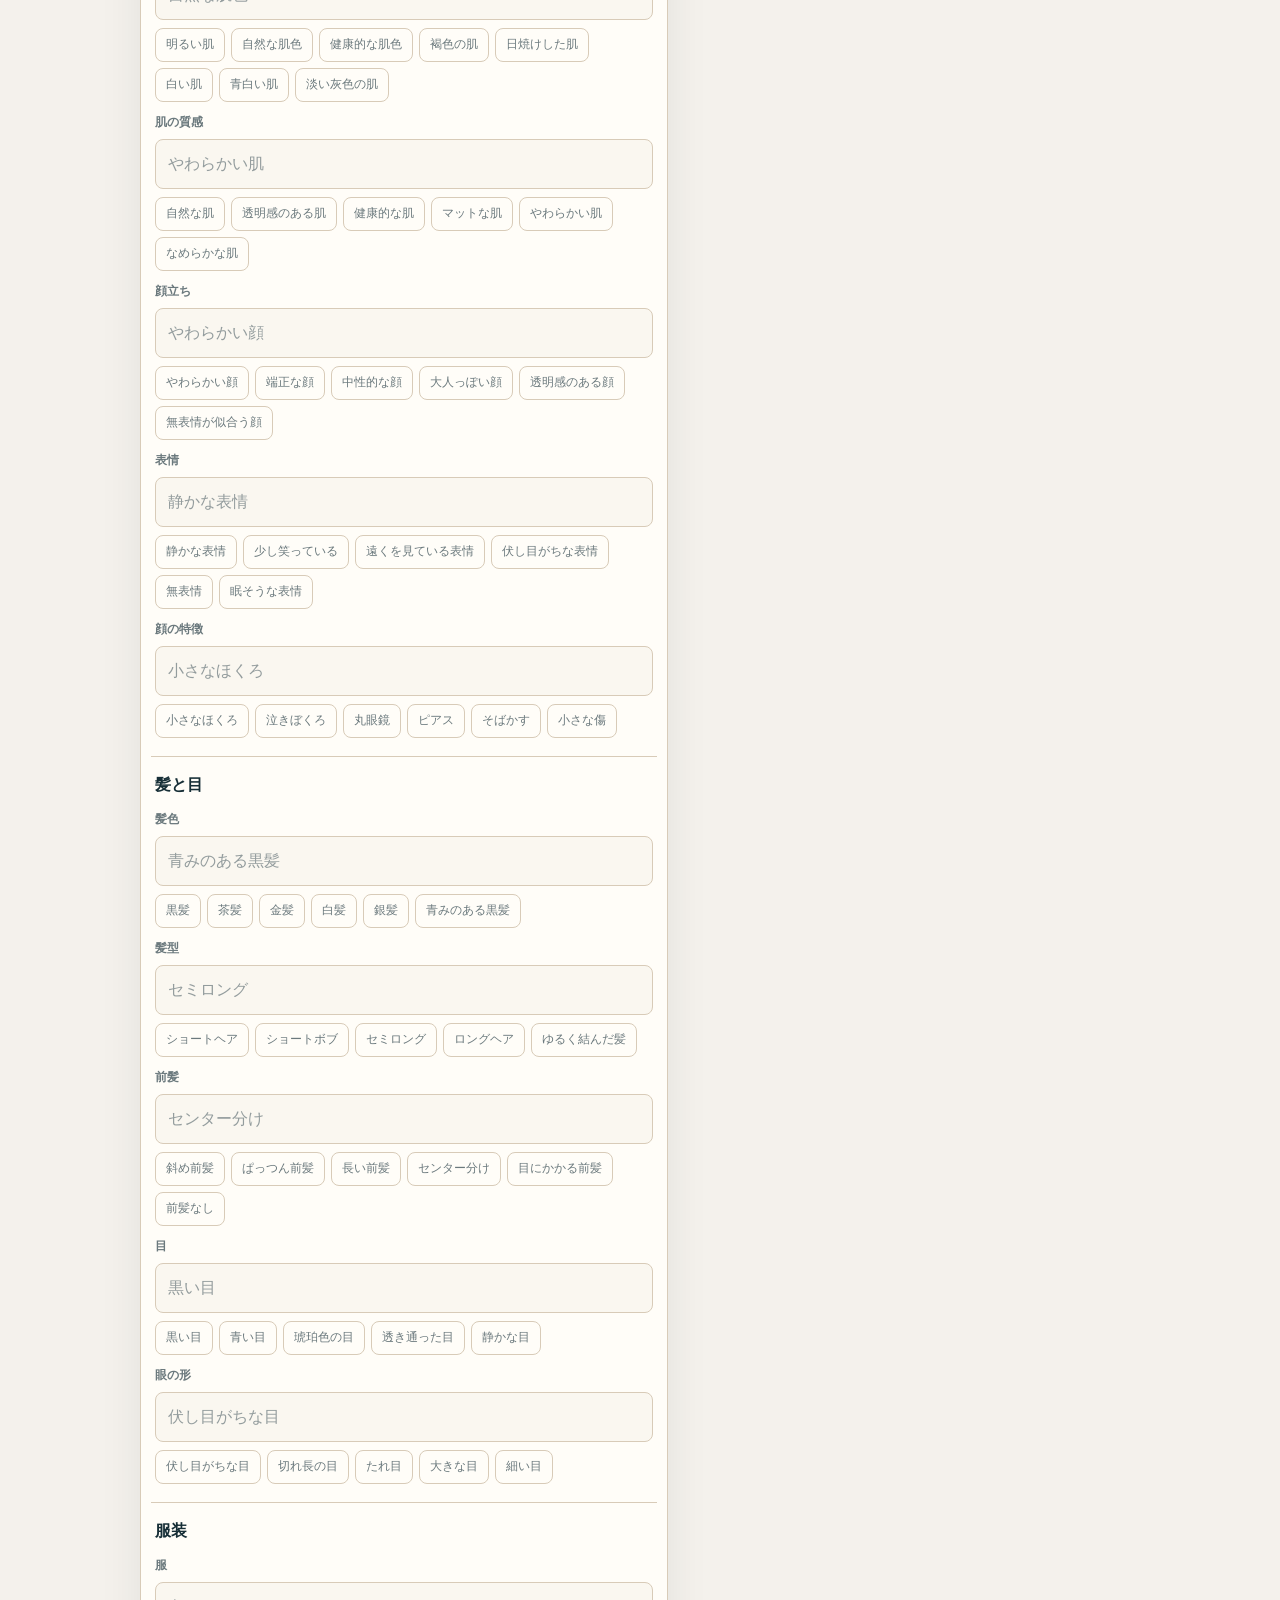
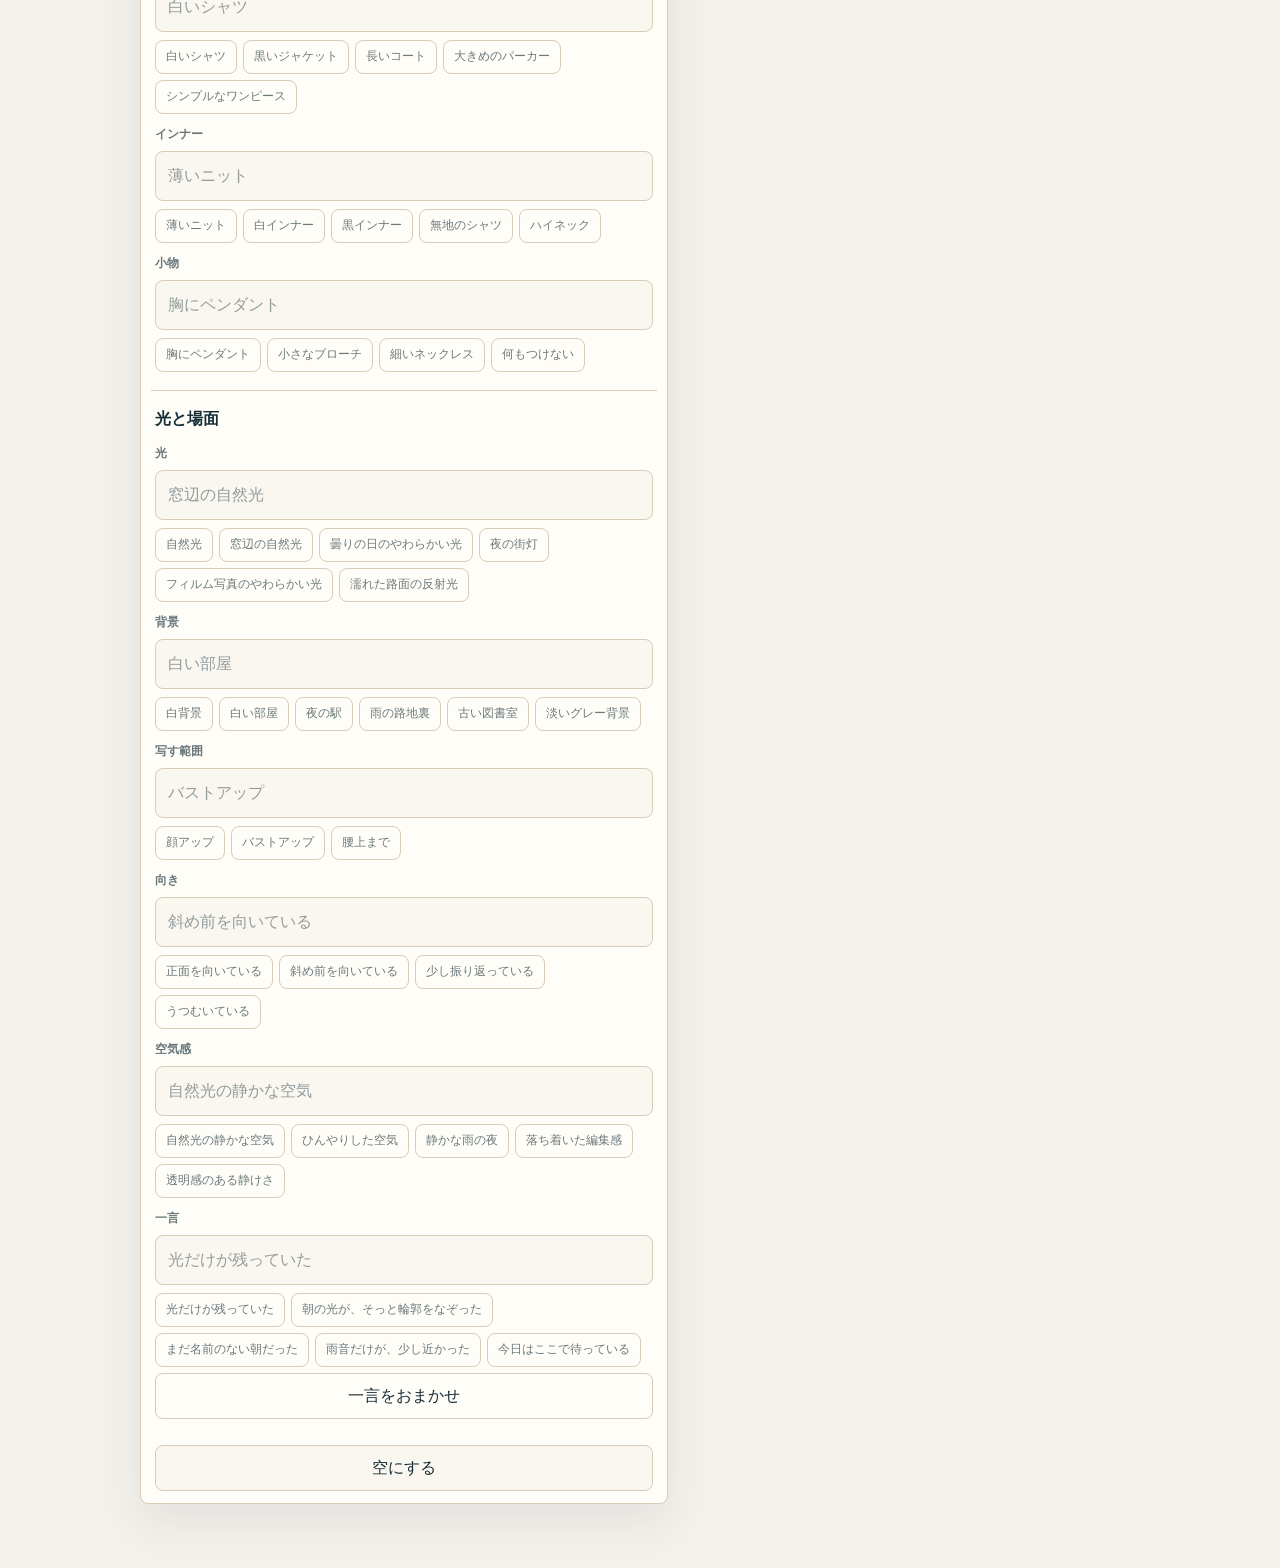
<file: real-portrait-maker/index.html>
<!doctype html>
<html lang="ja">
<head>
  <meta charset="utf-8">
  <meta name="viewport" content="width=device-width, initial-scale=1">
  <meta name="description" content="年齢差分、肌質、光を中心に、リアルポートレート向けの自然な日本語プロンプトを作るツールです。">
  <title>リアルポートレートMaker</title>
  <link rel="stylesheet" href="./styles.css">
  <script src="./app.js" defer></script>
</head>
<body>
  <main class="app">
    <header class="hero">
      <div>
        <a class="back-link" href="../">← トップに戻る</a>
        <p class="eyebrow">プロンプトメーカー</p>
        <h1>リアルポートレートMaker</h1>
        <p>頭身よりも、年齢差分、肌の質感、光、表情が反映されやすい構成です。</p>
      </div>
      <button class="mode-button" type="button" id="modeButton" aria-pressed="false">暗色</button>
    </header>

    <div class="quick-actions" aria-label="すぐ使う操作">
      <button class="primary-action" type="button" id="randomButton">おまかせ</button>
      <button class="quiet-button" type="button" id="sampleButton">例を入れる</button>
      <button class="quiet-button" type="reset" form="promptForm">空にする</button>
      <a class="quiet-link" href="../simple-character-promptmaker/">詳細編集へ</a>
    </div>

    <section class="preset-panel" aria-label="リアルポートレートプリセット">
      <div class="preset-head">
        <h2>プリセット</h2>
        <p>まず雰囲気を選んで、年齢や光をあとで直す。</p>
      </div>
      <div class="preset-actions" id="presetActions"></div>
    </section>

    <section class="panel output-panel" aria-label="生成結果">
      <div class="panel-head">
        <h2>出力</h2>
        <button class="copy-button" type="button" id="copyButton" disabled>コピー</button>
      </div>
      <pre class="prompt-output" id="promptOutput" aria-live="polite"></pre>
    </section>

    <form class="panel form-panel" id="promptForm" autocomplete="off">
      <section class="group" aria-labelledby="styleTitle">
        <h2 id="styleTitle">写真の方向</h2>
        <div class="field">
          <label for="style">スタイル</label>
          <input id="style" name="style" placeholder="フィルム写真風">
        </div>
        <div class="field">
          <label for="outputMode">出力形式</label>
          <input id="outputMode" name="outputMode" placeholder="リアルポートレートとして出力">
        </div>
      </section>

      <section class="group" aria-labelledby="personTitle">
        <h2 id="personTitle">人物</h2>
        <div class="field">
          <label for="age">年齢レンジ</label>
          <input id="age" name="age" placeholder="20代後半">
        </div>
        <div class="field">
          <label for="ageImpression">年齢の見え方</label>
          <input id="ageImpression" name="ageImpression" placeholder="落ち着いた雰囲気">
        </div>
        <div class="field">
          <label for="gender">性別表現</label>
          <input id="gender" name="gender" placeholder="女性キャラクター">
        </div>
        <div class="field">
          <label for="species">種族</label>
          <input id="species" name="species" placeholder="人間">
        </div>
      </section>

      <section class="group" aria-labelledby="skinFaceTitle">
        <h2 id="skinFaceTitle">顔と肌</h2>
        <div class="field">
          <label for="skinTone">肌の色</label>
          <input id="skinTone" name="skinTone" placeholder="自然な肌色">
        </div>
        <div class="field">
          <label for="skinTexture">肌の質感</label>
          <input id="skinTexture" name="skinTexture" placeholder="やわらかい肌">
        </div>
        <div class="field">
          <label for="faceType">顔立ち</label>
          <input id="faceType" name="faceType" placeholder="やわらかい顔">
        </div>
        <div class="field">
          <label for="expression">表情</label>
          <input id="expression" name="expression" placeholder="静かな表情">
        </div>
        <div class="field">
          <label for="faceItem">顔の特徴</label>
          <input id="faceItem" name="faceItem" placeholder="小さなほくろ">
        </div>
      </section>

      <section class="group" aria-labelledby="hairTitle">
        <h2 id="hairTitle">髪と目</h2>
        <div class="field">
          <label for="hairColor">髪色</label>
          <input id="hairColor" name="hairColor" placeholder="青みのある黒髪">
        </div>
        <div class="field">
          <label for="hairStyle">髪型</label>
          <input id="hairStyle" name="hairStyle" placeholder="セミロング">
        </div>
        <div class="field">
          <label for="bangs">前髪</label>
          <input id="bangs" name="bangs" placeholder="センター分け">
        </div>
        <div class="field">
          <label for="eyes">目</label>
          <input id="eyes" name="eyes" placeholder="黒い目">
        </div>
        <div class="field">
          <label for="eyeShape">眼の形</label>
          <input id="eyeShape" name="eyeShape" placeholder="伏し目がちな目">
        </div>
      </section>

      <section class="group" aria-labelledby="outfitTitle">
        <h2 id="outfitTitle">服装</h2>
        <div class="field">
          <label for="outerTop">服</label>
          <input id="outerTop" name="outerTop" placeholder="白いシャツ">
        </div>
        <div class="field">
          <label for="inner">インナー</label>
          <input id="inner" name="inner" placeholder="薄いニット">
        </div>
        <div class="field">
          <label for="chestItem">小物</label>
          <input id="chestItem" name="chestItem" placeholder="胸にペンダント">
        </div>
      </section>

      <section class="group" aria-labelledby="sceneTitle">
        <h2 id="sceneTitle">光と場面</h2>
        <div class="field">
          <label for="lighting">光</label>
          <input id="lighting" name="lighting" placeholder="窓辺の自然光">
        </div>
        <div class="field">
          <label for="background">背景</label>
          <input id="background" name="background" placeholder="白い部屋">
        </div>
        <div class="field">
          <label for="range">写す範囲</label>
          <input id="range" name="range" placeholder="バストアップ">
        </div>
        <div class="field">
          <label for="direction">向き</label>
          <input id="direction" name="direction" placeholder="斜め前を向いている">
        </div>
        <div class="field">
          <label for="mood">空気感</label>
          <input id="mood" name="mood" placeholder="自然光の静かな空気">
        </div>
        <div class="field">
          <label for="line">一言</label>
          <input id="line" name="line" placeholder="光だけが残っていた">
          <button class="field-button" type="button" id="poemButton">一言をおまかせ</button>
        </div>
      </section>

      <div class="actions">
        <button class="quiet-button" type="reset">空にする</button>
      </div>
    </form>
  </main>
</body>
</html>
</file>
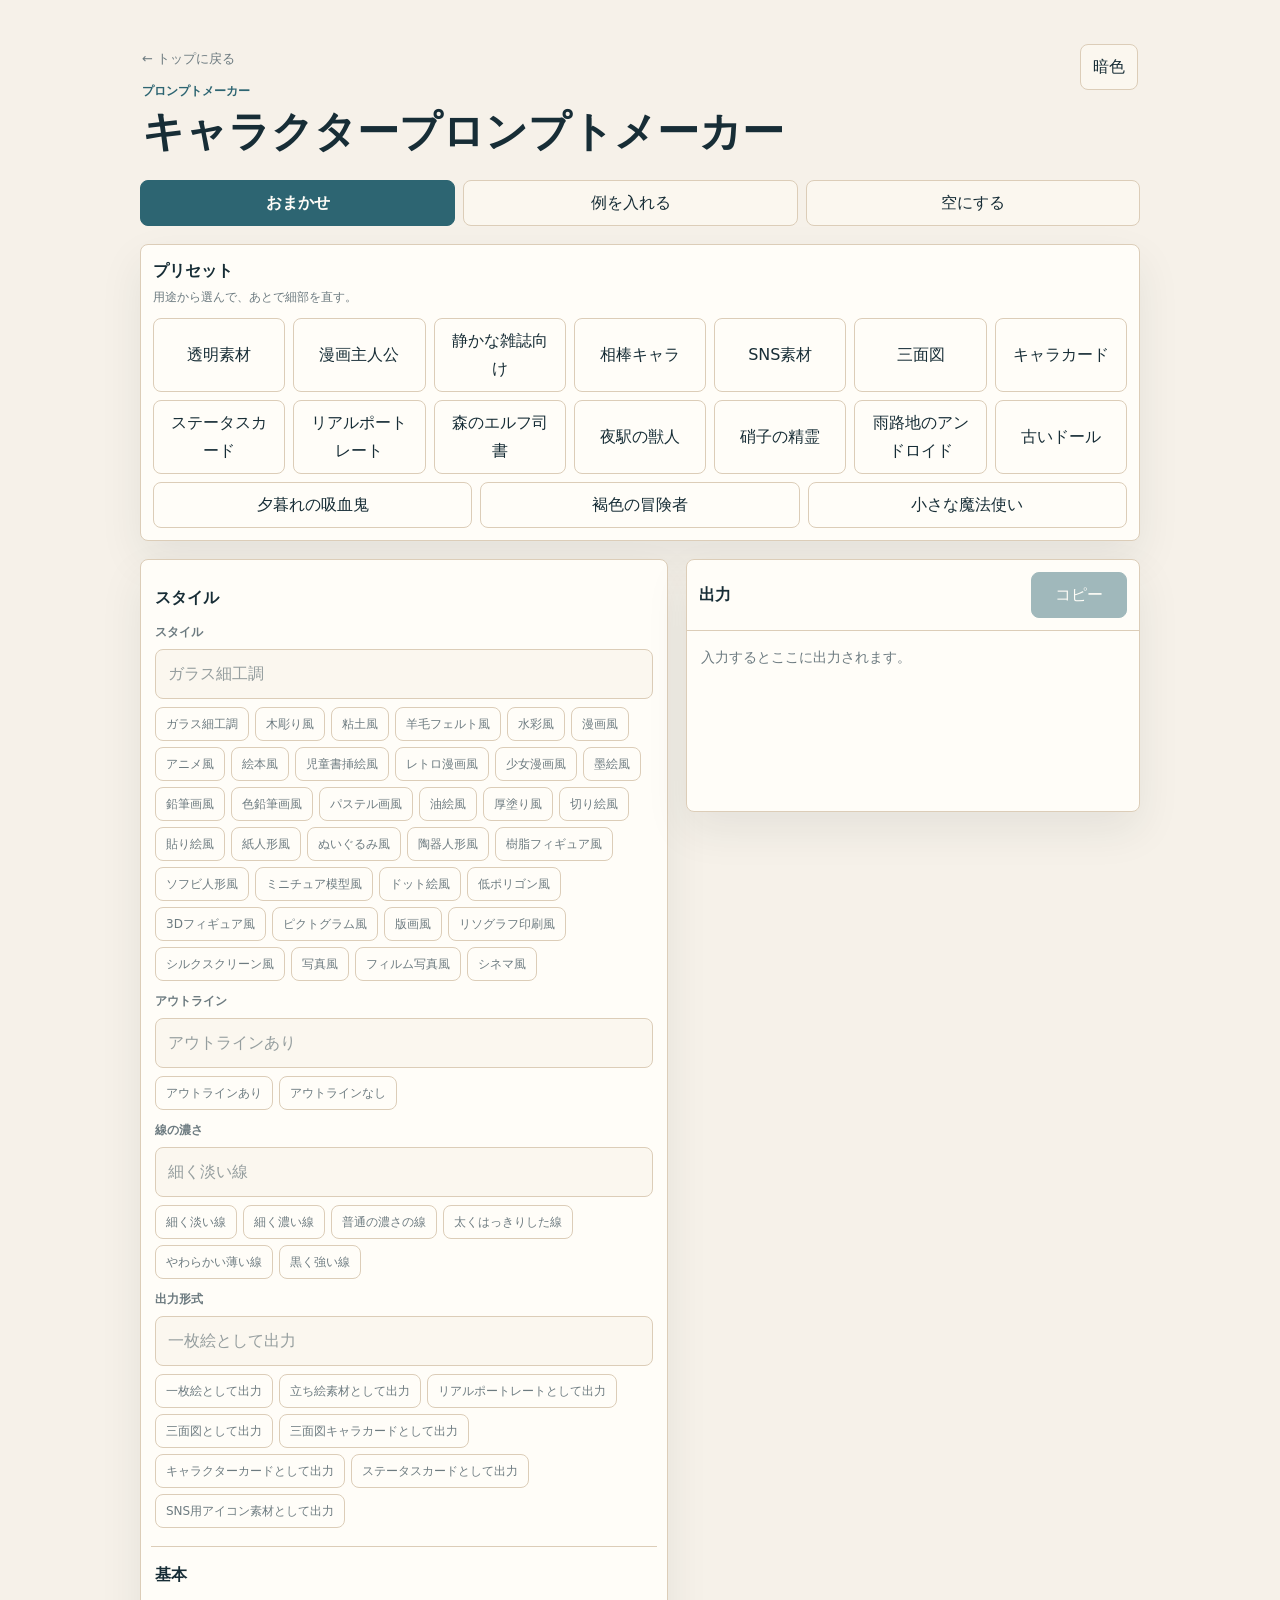
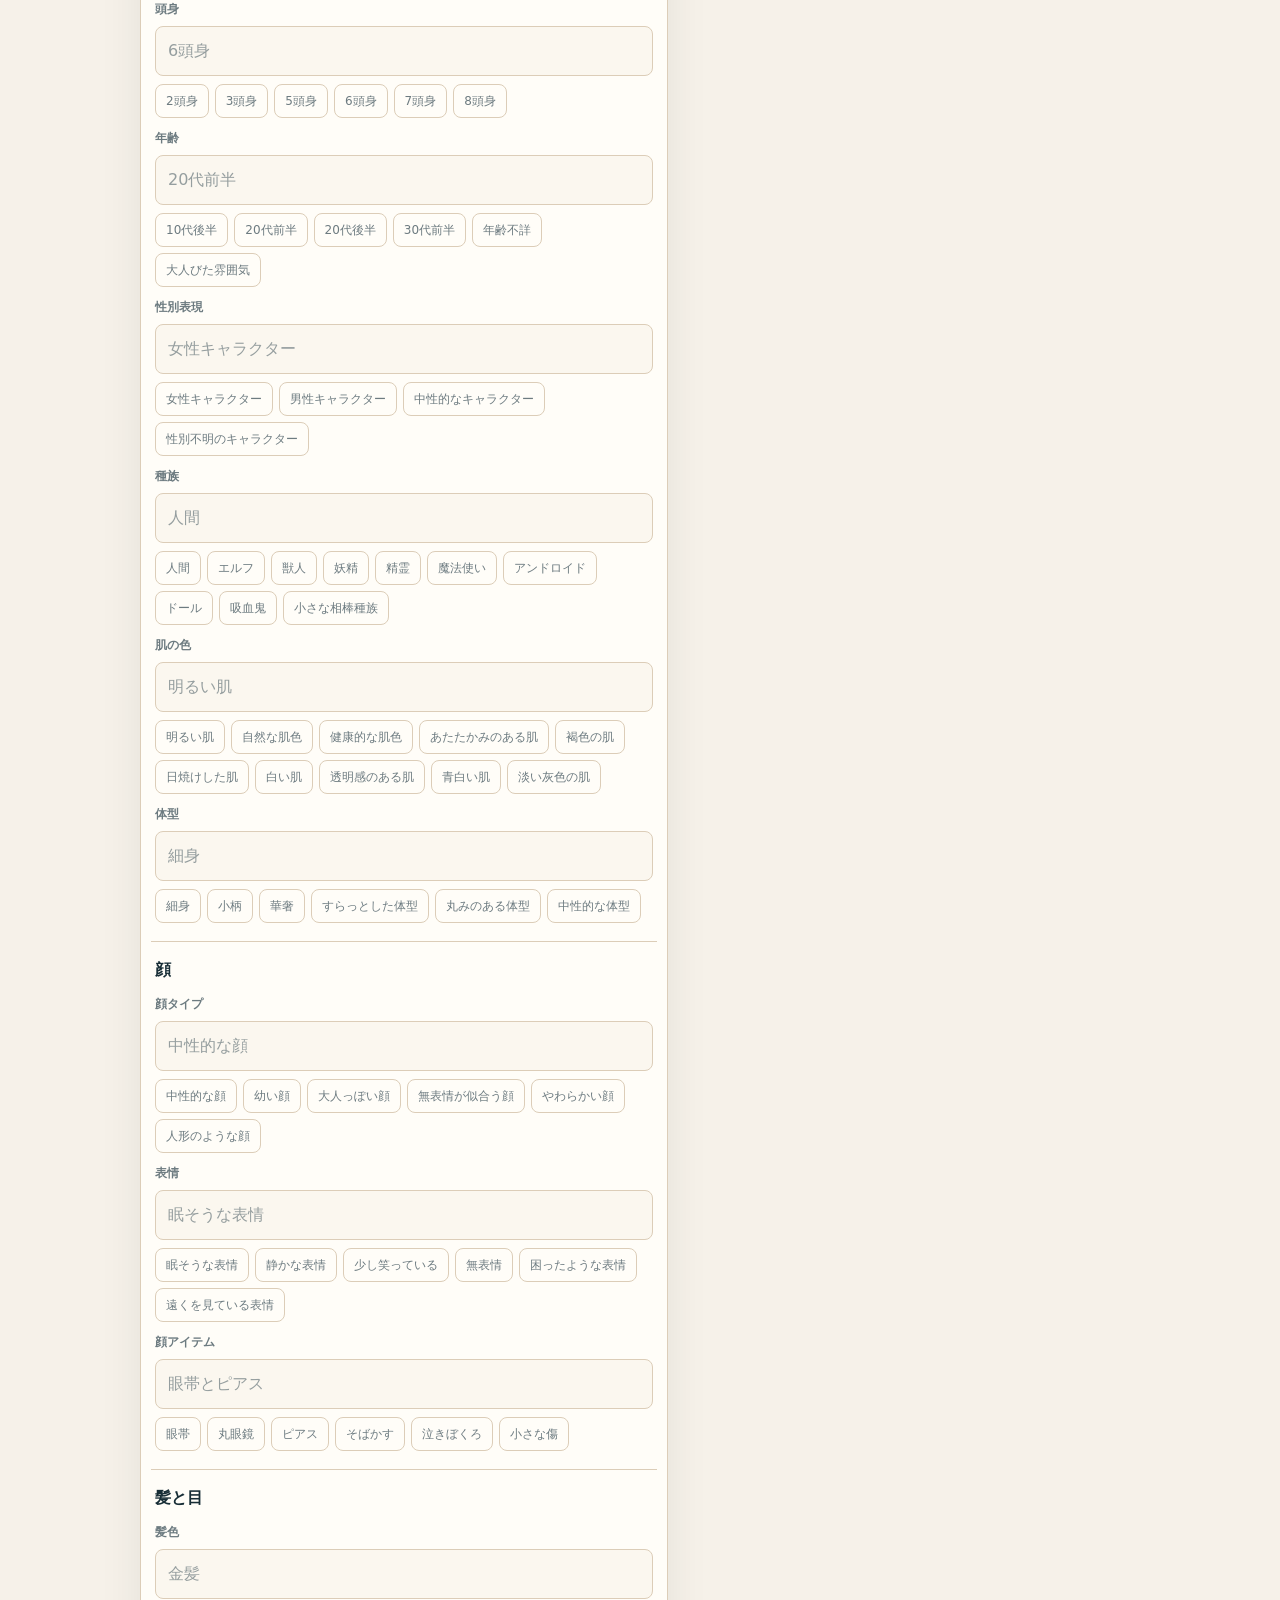
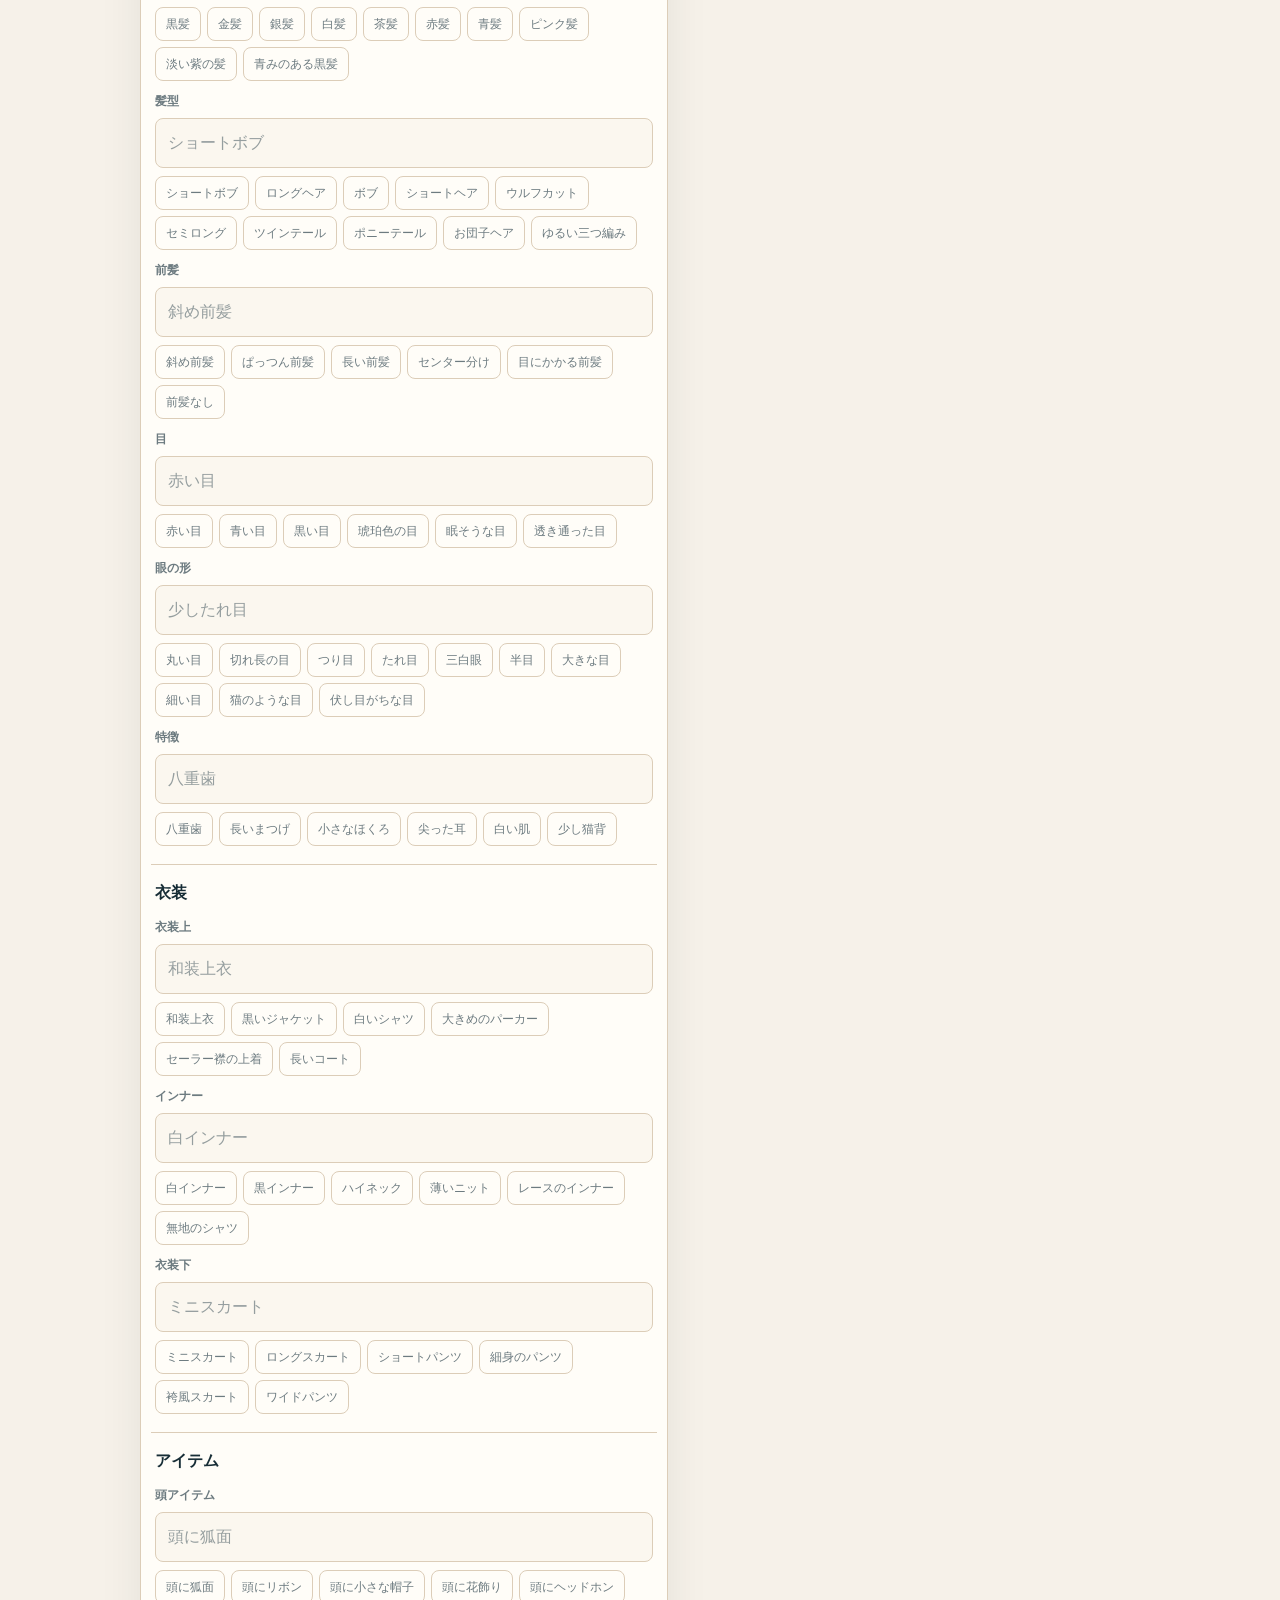
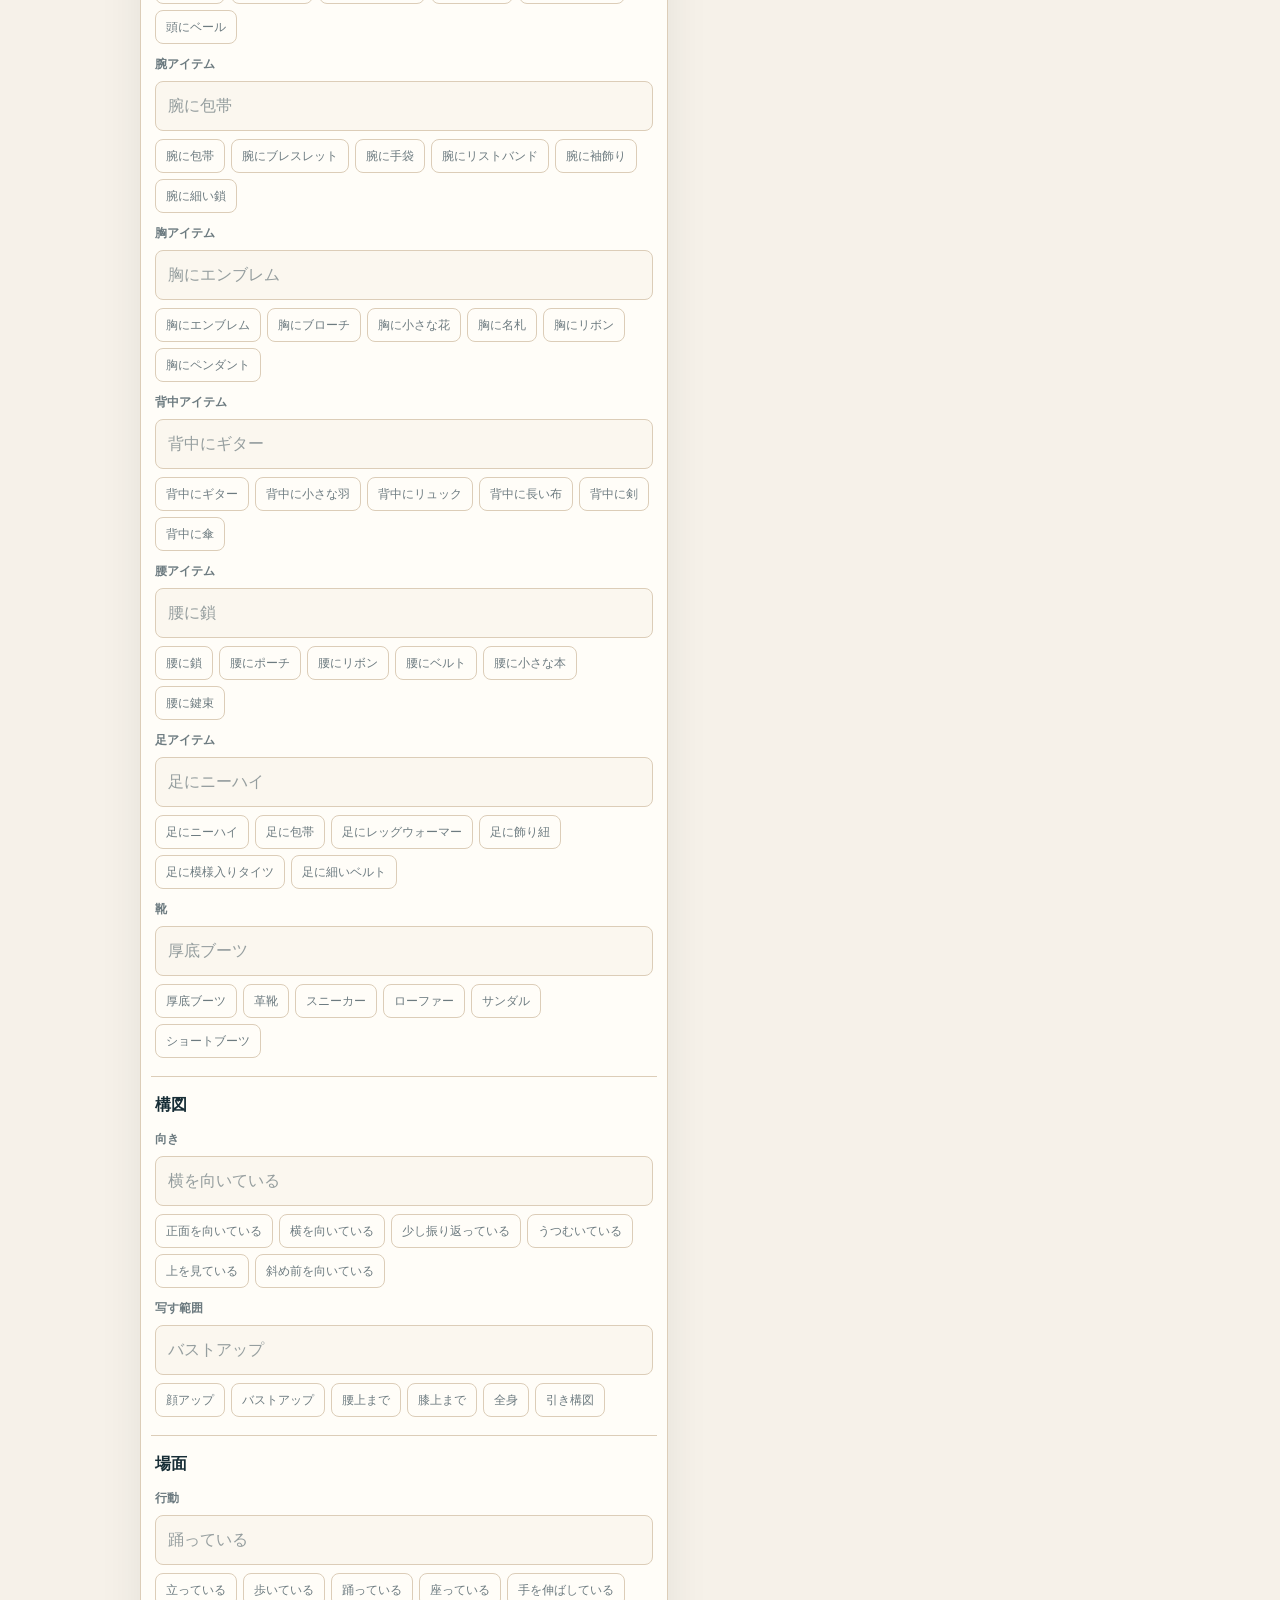
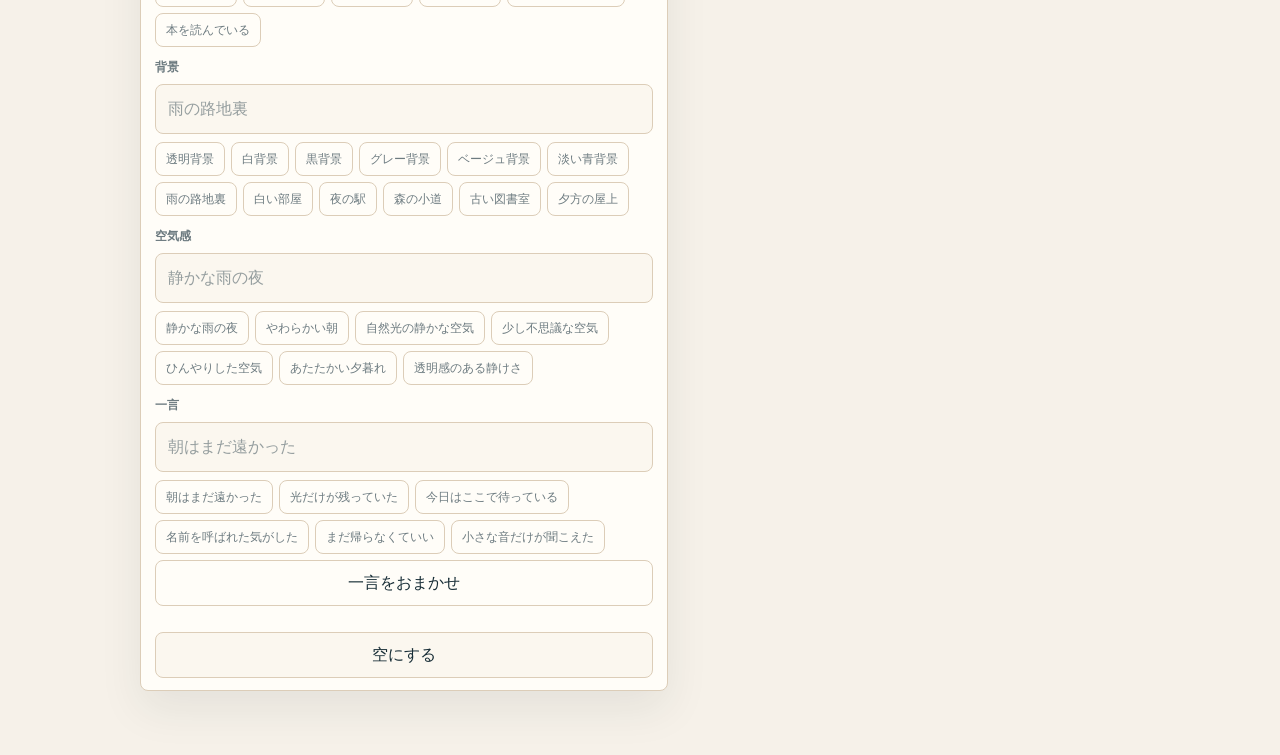
<file: simple-character-promptmaker/index.html>
<!doctype html>
<html lang="ja">
<head>
  <meta charset="utf-8">
  <meta name="viewport" content="width=device-width, initial-scale=1">
  <meta name="description" content="短い日本語入力から、画像生成AI向けの自然なキャラクタープロンプトを作るツールです。">
  <title>キャラクタープロンプトメーカー</title>
  <link rel="stylesheet" href="./styles.css?v=20260522-more-presets">
  <script src="./app.js?v=20260522-more-presets" defer></script>
</head>
<body>
  <main class="app">
    <header class="hero">
      <div>
        <a class="back-link" href="../">← トップに戻る</a>
        <p class="eyebrow">プロンプトメーカー</p>
        <h1>キャラクタープロンプトメーカー</h1>
      </div>
      <button class="mode-button" type="button" id="modeButton" aria-pressed="false">暗色</button>
    </header>

    <div class="quick-actions" aria-label="すぐ使う操作">
      <button class="primary-action" type="button" id="randomButton">おまかせ</button>
      <button class="quiet-button" type="button" id="sampleButton">例を入れる</button>
      <button class="quiet-button" type="reset" form="promptForm">空にする</button>
    </div>

    <section class="preset-panel" aria-label="キャラクタープリセット">
      <div class="preset-head">
        <h2>プリセット</h2>
        <p>用途から選んで、あとで細部を直す。</p>
      </div>
      <div class="preset-actions" id="presetActions"></div>
    </section>

    <section class="panel output-panel" aria-label="生成結果">
      <div class="panel-head">
        <h2>出力</h2>
        <button class="copy-button" type="button" id="copyButton" disabled>コピー</button>
      </div>
      <pre class="prompt-output" id="promptOutput" aria-live="polite"></pre>
    </section>

    <form class="panel form-panel" id="promptForm" autocomplete="off">
      <section class="group" aria-labelledby="styleTitle">
        <h2 id="styleTitle">スタイル</h2>
        <div class="field">
          <label for="style">スタイル</label>
          <input id="style" name="style" list="styleList" placeholder="ガラス細工調">
        </div>
        <div class="field">
          <label for="outline">アウトライン</label>
          <input id="outline" name="outline" placeholder="アウトラインあり">
        </div>
        <div class="field">
          <label for="outlineWeight">線の濃さ</label>
          <input id="outlineWeight" name="outlineWeight" placeholder="細く淡い線">
        </div>
        <div class="field">
          <label for="outputMode">出力形式</label>
          <input id="outputMode" name="outputMode" placeholder="一枚絵として出力">
        </div>
      </section>

      <section class="group" aria-labelledby="bodyTitle">
        <h2 id="bodyTitle">基本</h2>
        <div class="field">
          <label for="proportion">頭身</label>
          <input id="proportion" name="proportion" placeholder="6頭身">
        </div>
        <div class="field">
          <label for="age">年齢</label>
          <input id="age" name="age" placeholder="20代前半">
        </div>
        <div class="field">
          <label for="gender">性別表現</label>
          <input id="gender" name="gender" placeholder="女性キャラクター">
        </div>
        <div class="field">
          <label for="species">種族</label>
          <input id="species" name="species" placeholder="人間">
        </div>
        <div class="field">
          <label for="skinTone">肌の色</label>
          <input id="skinTone" name="skinTone" placeholder="明るい肌">
        </div>
        <div class="field">
          <label for="bodyType">体型</label>
          <input id="bodyType" name="bodyType" placeholder="細身">
        </div>
      </section>

      <section class="group" aria-labelledby="faceTitle">
        <h2 id="faceTitle">顔</h2>
        <div class="field">
          <label for="faceType">顔タイプ</label>
          <input id="faceType" name="faceType" placeholder="中性的な顔">
        </div>
        <div class="field">
          <label for="expression">表情</label>
          <input id="expression" name="expression" placeholder="眠そうな表情">
        </div>
        <div class="field">
          <label for="faceItem">顔アイテム</label>
          <input id="faceItem" name="faceItem" placeholder="眼帯とピアス">
        </div>
      </section>

      <section class="group" aria-labelledby="hairTitle">
        <h2 id="hairTitle">髪と目</h2>
        <div class="field">
          <label for="hairColor">髪色</label>
          <input id="hairColor" name="hairColor" placeholder="金髪">
        </div>
        <div class="field">
          <label for="hairStyle">髪型</label>
          <input id="hairStyle" name="hairStyle" placeholder="ショートボブ">
        </div>
        <div class="field">
          <label for="bangs">前髪</label>
          <input id="bangs" name="bangs" placeholder="斜め前髪">
        </div>
        <div class="field">
          <label for="eyes">目</label>
          <input id="eyes" name="eyes" placeholder="赤い目">
        </div>
        <div class="field">
          <label for="eyeShape">眼の形</label>
          <input id="eyeShape" name="eyeShape" placeholder="少したれ目">
        </div>
        <div class="field">
          <label for="feature">特徴</label>
          <input id="feature" name="feature" placeholder="八重歯">
        </div>
      </section>

      <section class="group" aria-labelledby="outfitTitle">
        <h2 id="outfitTitle">衣装</h2>
        <div class="field">
          <label for="outerTop">衣装上</label>
          <input id="outerTop" name="outerTop" placeholder="和装上衣">
        </div>
        <div class="field">
          <label for="inner">インナー</label>
          <input id="inner" name="inner" placeholder="白インナー">
        </div>
        <div class="field">
          <label for="bottom">衣装下</label>
          <input id="bottom" name="bottom" placeholder="ミニスカート">
        </div>
      </section>

      <section class="group" aria-labelledby="itemsTitle">
        <h2 id="itemsTitle">アイテム</h2>
        <div class="field">
          <label for="headItem">頭アイテム</label>
          <input id="headItem" name="headItem" placeholder="頭に狐面">
        </div>
        <div class="field">
          <label for="armItem">腕アイテム</label>
          <input id="armItem" name="armItem" placeholder="腕に包帯">
        </div>
        <div class="field">
          <label for="chestItem">胸アイテム</label>
          <input id="chestItem" name="chestItem" placeholder="胸にエンブレム">
        </div>
        <div class="field">
          <label for="backItem">背中アイテム</label>
          <input id="backItem" name="backItem" placeholder="背中にギター">
        </div>
        <div class="field">
          <label for="waistItem">腰アイテム</label>
          <input id="waistItem" name="waistItem" placeholder="腰に鎖">
        </div>
        <div class="field">
          <label for="legItem">足アイテム</label>
          <input id="legItem" name="legItem" placeholder="足にニーハイ">
        </div>
        <div class="field">
          <label for="shoes">靴</label>
          <input id="shoes" name="shoes" placeholder="厚底ブーツ">
        </div>
      </section>

      <section class="group" aria-labelledby="compositionTitle">
        <h2 id="compositionTitle">構図</h2>
        <div class="field">
          <label for="direction">向き</label>
          <input id="direction" name="direction" placeholder="横を向いている">
        </div>
        <div class="field">
          <label for="range">写す範囲</label>
          <input id="range" name="range" list="rangeList" placeholder="バストアップ">
        </div>
      </section>

      <section class="group" aria-labelledby="sceneTitle">
        <h2 id="sceneTitle">場面</h2>
        <div class="field">
          <label for="action">行動</label>
          <input id="action" name="action" placeholder="踊っている">
        </div>
        <div class="field">
          <label for="background">背景</label>
          <input id="background" name="background" placeholder="雨の路地裏">
        </div>
        <div class="field">
          <label for="mood">空気感</label>
          <input id="mood" name="mood" placeholder="静かな雨の夜">
        </div>
        <div class="field">
          <label for="line">一言</label>
          <input id="line" name="line" placeholder="朝はまだ遠かった">
          <button class="field-button" type="button" id="poemButton">一言をおまかせ</button>
        </div>
      </section>

      <div class="actions">
        <button class="quiet-button" type="reset">空にする</button>
      </div>
    </form>
  </main>

  <datalist id="styleList">
    <option value="ガラス細工調"></option>
    <option value="木彫り風"></option>
    <option value="粘土風"></option>
    <option value="羊毛フェルト風"></option>
    <option value="水彩風"></option>
    <option value="漫画風"></option>
    <option value="アニメ風"></option>
    <option value="絵本風"></option>
    <option value="児童書挿絵風"></option>
    <option value="レトロ漫画風"></option>
    <option value="少女漫画風"></option>
    <option value="墨絵風"></option>
    <option value="鉛筆画風"></option>
    <option value="色鉛筆画風"></option>
    <option value="パステル画風"></option>
    <option value="油絵風"></option>
    <option value="厚塗り風"></option>
    <option value="切り絵風"></option>
    <option value="貼り絵風"></option>
    <option value="紙人形風"></option>
    <option value="ぬいぐるみ風"></option>
    <option value="陶器人形風"></option>
    <option value="樹脂フィギュア風"></option>
    <option value="ソフビ人形風"></option>
    <option value="ミニチュア模型風"></option>
    <option value="ドット絵風"></option>
    <option value="低ポリゴン風"></option>
    <option value="3Dフィギュア風"></option>
    <option value="ピクトグラム風"></option>
    <option value="版画風"></option>
    <option value="リソグラフ印刷風"></option>
    <option value="シルクスクリーン風"></option>
    <option value="写真風"></option>
    <option value="フィルム写真風"></option>
    <option value="シネマ風"></option>
  </datalist>

  <datalist id="rangeList">
    <option value="顔アップ"></option>
    <option value="バストアップ"></option>
    <option value="腰上まで"></option>
    <option value="膝上まで"></option>
    <option value="全身"></option>
    <option value="引き構図"></option>
  </datalist>
</body>
</html>
</file>
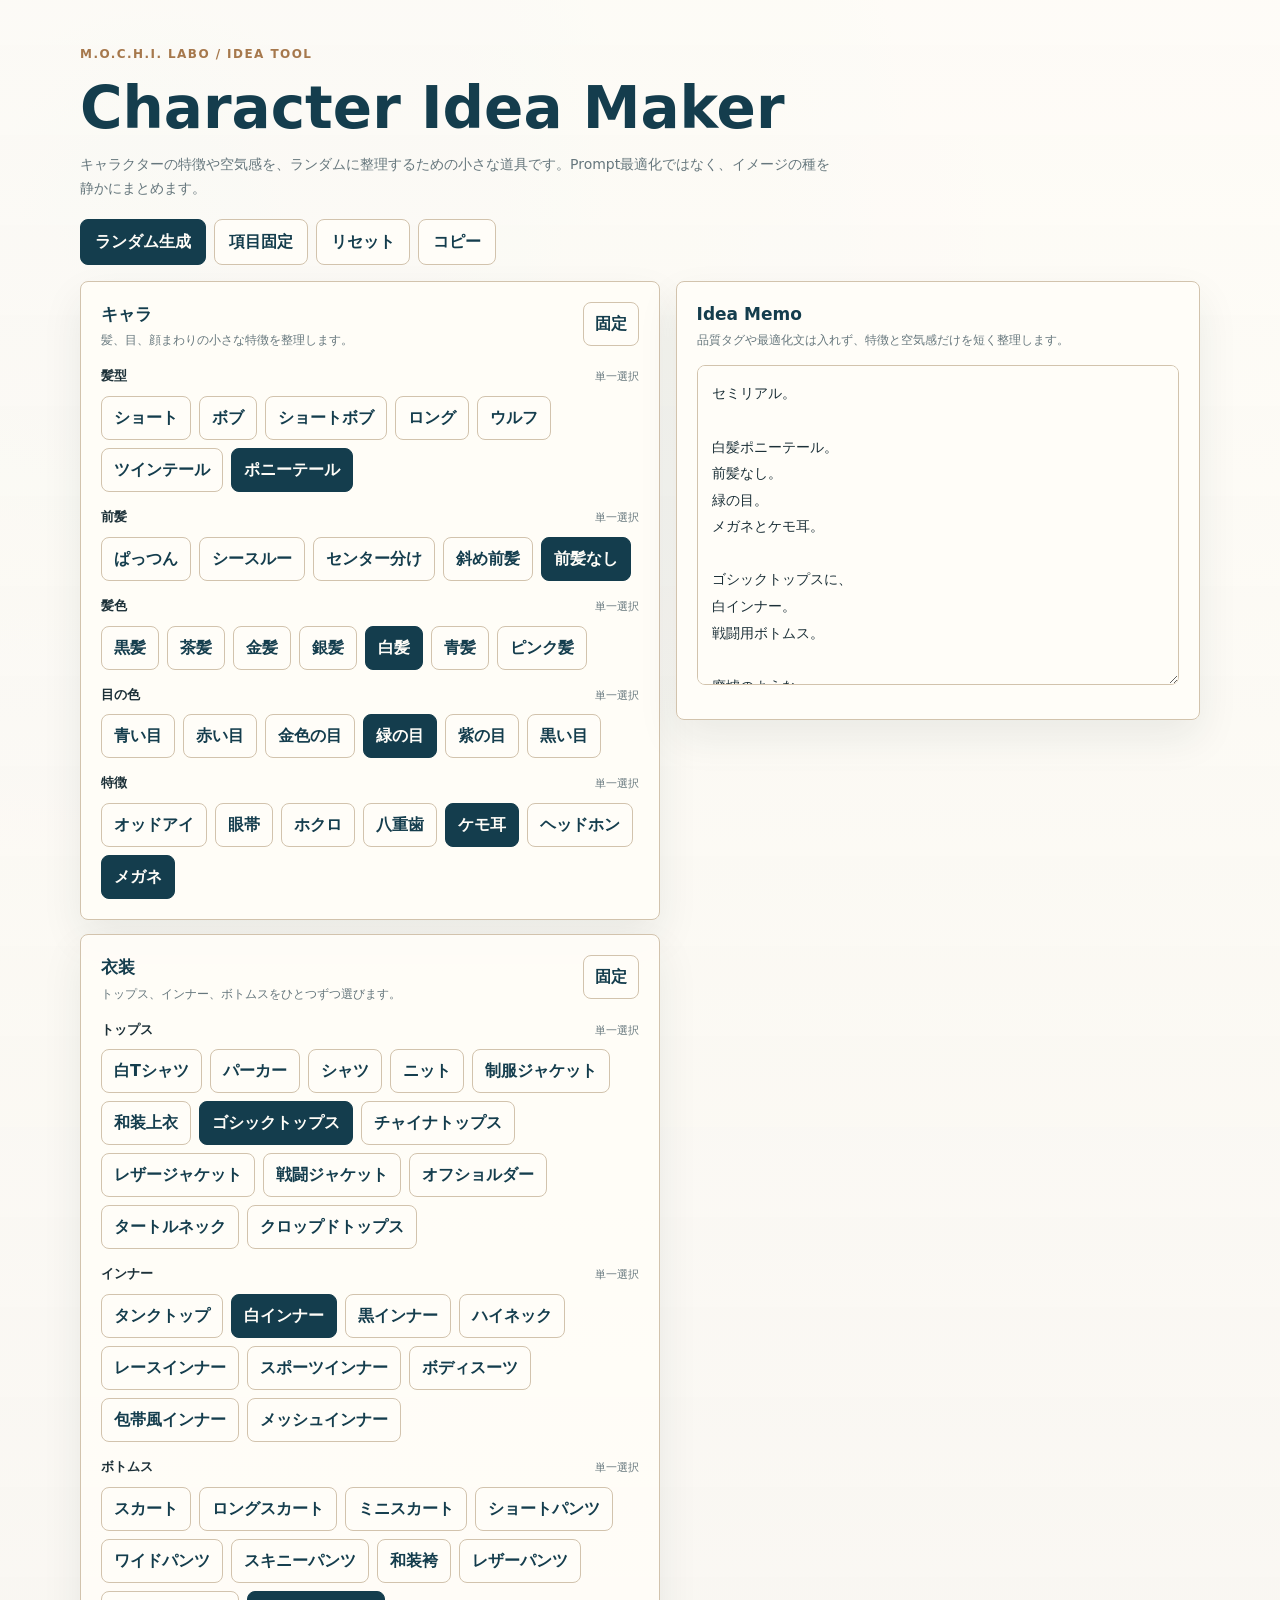
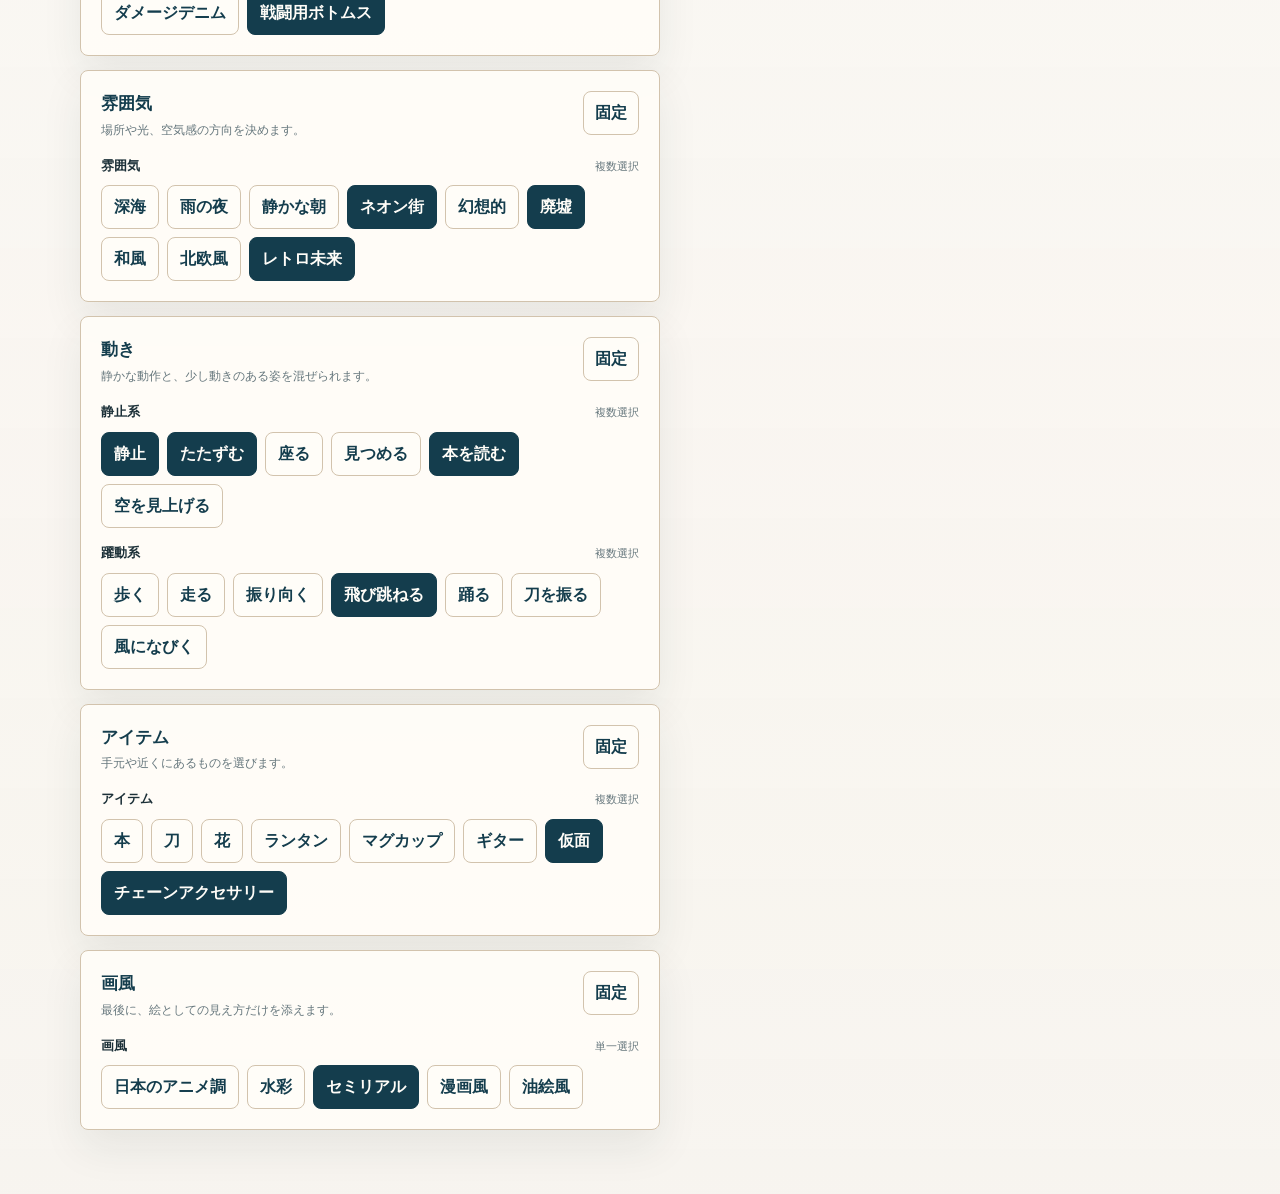
<file: dev/character-promptmaker/index.html>
<!doctype html>
<html lang="ja">
<head>
  <meta charset="utf-8">
  <meta name="viewport" content="width=device-width, initial-scale=1">
  <title>Character Idea Maker</title>
  <link rel="stylesheet" href="style.css">
</head>
<body>
  <main class="page">
    <header class="hero">
      <p class="eyebrow">M.O.C.H.I. LABO / Idea Tool</p>
      <h1>Character Idea Maker</h1>
      <p class="lead">キャラクターの特徴や空気感を、ランダムに整理するための小さな道具です。Prompt最適化ではなく、イメージの種を静かにまとめます。</p>
    </header>

    <section class="toolbar" aria-label="操作">
      <button class="primary" id="randomButton" type="button">ランダム生成</button>
      <button id="lockAllButton" type="button">項目固定</button>
      <button id="resetButton" type="button">リセット</button>
      <button id="copyButton" type="button">コピー</button>
    </section>

    <section class="layout" aria-label="Character Idea Maker">
      <div class="cards" id="cards">
        <article class="card">
          <header class="card-head">
            <div class="card-title">
              <h2>キャラ</h2>
              <p>髪、目、顔まわりの小さな特徴を整理します。</p>
            </div>
            <button class="lock-button" type="button" data-group-lock="character" aria-label="キャラを固定">固定</button>
          </header>

          <section class="field">
            <div class="field-head">
              <p class="field-label">髪型</p>
              <p class="field-meta">単一選択</p>
            </div>
            <div class="choices">
              <button class="choice" type="button" data-field="hairStyle" data-value="ショート">ショート</button>
              <button class="choice" type="button" data-field="hairStyle" data-value="ボブ">ボブ</button>
              <button class="choice" type="button" data-field="hairStyle" data-value="ショートボブ">ショートボブ</button>
              <button class="choice" type="button" data-field="hairStyle" data-value="ロング">ロング</button>
              <button class="choice" type="button" data-field="hairStyle" data-value="ウルフ">ウルフ</button>
              <button class="choice" type="button" data-field="hairStyle" data-value="ツインテール">ツインテール</button>
              <button class="choice" type="button" data-field="hairStyle" data-value="ポニーテール">ポニーテール</button>
            </div>
          </section>

          <section class="field">
            <div class="field-head">
              <p class="field-label">前髪</p>
              <p class="field-meta">単一選択</p>
            </div>
            <div class="choices">
              <button class="choice" type="button" data-field="bangs" data-value="ぱっつん">ぱっつん</button>
              <button class="choice" type="button" data-field="bangs" data-value="シースルー">シースルー</button>
              <button class="choice" type="button" data-field="bangs" data-value="センター分け">センター分け</button>
              <button class="choice" type="button" data-field="bangs" data-value="斜め前髪">斜め前髪</button>
              <button class="choice" type="button" data-field="bangs" data-value="前髪なし">前髪なし</button>
            </div>
          </section>

          <section class="field">
            <div class="field-head">
              <p class="field-label">髪色</p>
              <p class="field-meta">単一選択</p>
            </div>
            <div class="choices">
              <button class="choice" type="button" data-field="hairColor" data-value="黒髪">黒髪</button>
              <button class="choice" type="button" data-field="hairColor" data-value="茶髪">茶髪</button>
              <button class="choice" type="button" data-field="hairColor" data-value="金髪">金髪</button>
              <button class="choice" type="button" data-field="hairColor" data-value="銀髪">銀髪</button>
              <button class="choice" type="button" data-field="hairColor" data-value="白髪">白髪</button>
              <button class="choice" type="button" data-field="hairColor" data-value="青髪">青髪</button>
              <button class="choice" type="button" data-field="hairColor" data-value="ピンク髪">ピンク髪</button>
            </div>
          </section>

          <section class="field">
            <div class="field-head">
              <p class="field-label">目の色</p>
              <p class="field-meta">単一選択</p>
            </div>
            <div class="choices">
              <button class="choice" type="button" data-field="eyeColor" data-value="青い目">青い目</button>
              <button class="choice" type="button" data-field="eyeColor" data-value="赤い目">赤い目</button>
              <button class="choice" type="button" data-field="eyeColor" data-value="金色の目">金色の目</button>
              <button class="choice" type="button" data-field="eyeColor" data-value="緑の目">緑の目</button>
              <button class="choice" type="button" data-field="eyeColor" data-value="紫の目">紫の目</button>
              <button class="choice" type="button" data-field="eyeColor" data-value="黒い目">黒い目</button>
            </div>
          </section>

          <section class="field">
            <div class="field-head">
              <p class="field-label">特徴</p>
              <p class="field-meta">単一選択</p>
            </div>
            <div class="choices">
              <button class="choice" type="button" data-field="features" data-value="オッドアイ">オッドアイ</button>
              <button class="choice" type="button" data-field="features" data-value="眼帯">眼帯</button>
              <button class="choice" type="button" data-field="features" data-value="ホクロ">ホクロ</button>
              <button class="choice" type="button" data-field="features" data-value="八重歯">八重歯</button>
              <button class="choice" type="button" data-field="features" data-value="ケモ耳">ケモ耳</button>
              <button class="choice" type="button" data-field="features" data-value="ヘッドホン">ヘッドホン</button>
              <button class="choice" type="button" data-field="features" data-value="メガネ">メガネ</button>
            </div>
          </section>
        </article>

        <article class="card">
          <header class="card-head">
            <div class="card-title">
              <h2>衣装</h2>
              <p>トップス、インナー、ボトムスをひとつずつ選びます。</p>
            </div>
            <button class="lock-button" type="button" data-group-lock="outfit" aria-label="衣装を固定">固定</button>
          </header>

          <section class="field">
            <div class="field-head">
              <p class="field-label">トップス</p>
              <p class="field-meta">単一選択</p>
            </div>
            <div class="choices">
              <button class="choice" type="button" data-field="tops" data-value="白Tシャツ">白Tシャツ</button>
              <button class="choice" type="button" data-field="tops" data-value="パーカー">パーカー</button>
              <button class="choice" type="button" data-field="tops" data-value="シャツ">シャツ</button>
              <button class="choice" type="button" data-field="tops" data-value="ニット">ニット</button>
              <button class="choice" type="button" data-field="tops" data-value="制服ジャケット">制服ジャケット</button>
              <button class="choice" type="button" data-field="tops" data-value="和装上衣">和装上衣</button>
              <button class="choice" type="button" data-field="tops" data-value="ゴシックトップス">ゴシックトップス</button>
              <button class="choice" type="button" data-field="tops" data-value="チャイナトップス">チャイナトップス</button>
              <button class="choice" type="button" data-field="tops" data-value="レザージャケット">レザージャケット</button>
              <button class="choice" type="button" data-field="tops" data-value="戦闘ジャケット">戦闘ジャケット</button>
              <button class="choice" type="button" data-field="tops" data-value="オフショルダー">オフショルダー</button>
              <button class="choice" type="button" data-field="tops" data-value="タートルネック">タートルネック</button>
              <button class="choice" type="button" data-field="tops" data-value="クロップドトップス">クロップドトップス</button>
            </div>
          </section>

          <section class="field">
            <div class="field-head">
              <p class="field-label">インナー</p>
              <p class="field-meta">単一選択</p>
            </div>
            <div class="choices">
              <button class="choice" type="button" data-field="inners" data-value="タンクトップ">タンクトップ</button>
              <button class="choice" type="button" data-field="inners" data-value="白インナー">白インナー</button>
              <button class="choice" type="button" data-field="inners" data-value="黒インナー">黒インナー</button>
              <button class="choice" type="button" data-field="inners" data-value="ハイネック">ハイネック</button>
              <button class="choice" type="button" data-field="inners" data-value="レースインナー">レースインナー</button>
              <button class="choice" type="button" data-field="inners" data-value="スポーツインナー">スポーツインナー</button>
              <button class="choice" type="button" data-field="inners" data-value="ボディスーツ">ボディスーツ</button>
              <button class="choice" type="button" data-field="inners" data-value="包帯風インナー">包帯風インナー</button>
              <button class="choice" type="button" data-field="inners" data-value="メッシュインナー">メッシュインナー</button>
            </div>
          </section>

          <section class="field">
            <div class="field-head">
              <p class="field-label">ボトムス</p>
              <p class="field-meta">単一選択</p>
            </div>
            <div class="choices">
              <button class="choice" type="button" data-field="bottoms" data-value="スカート">スカート</button>
              <button class="choice" type="button" data-field="bottoms" data-value="ロングスカート">ロングスカート</button>
              <button class="choice" type="button" data-field="bottoms" data-value="ミニスカート">ミニスカート</button>
              <button class="choice" type="button" data-field="bottoms" data-value="ショートパンツ">ショートパンツ</button>
              <button class="choice" type="button" data-field="bottoms" data-value="ワイドパンツ">ワイドパンツ</button>
              <button class="choice" type="button" data-field="bottoms" data-value="スキニーパンツ">スキニーパンツ</button>
              <button class="choice" type="button" data-field="bottoms" data-value="和装袴">和装袴</button>
              <button class="choice" type="button" data-field="bottoms" data-value="レザーパンツ">レザーパンツ</button>
              <button class="choice" type="button" data-field="bottoms" data-value="ダメージデニム">ダメージデニム</button>
              <button class="choice" type="button" data-field="bottoms" data-value="戦闘用ボトムス">戦闘用ボトムス</button>
            </div>
          </section>
        </article>

        <article class="card">
          <header class="card-head">
            <div class="card-title">
              <h2>雰囲気</h2>
              <p>場所や光、空気感の方向を決めます。</p>
            </div>
            <button class="lock-button" type="button" data-group-lock="mood" aria-label="雰囲気を固定">固定</button>
          </header>

          <section class="field">
            <div class="field-head">
              <p class="field-label">雰囲気</p>
              <p class="field-meta">複数選択</p>
            </div>
            <div class="choices">
              <button class="choice" type="button" data-field="moods" data-value="深海">深海</button>
              <button class="choice" type="button" data-field="moods" data-value="雨の夜">雨の夜</button>
              <button class="choice" type="button" data-field="moods" data-value="静かな朝">静かな朝</button>
              <button class="choice" type="button" data-field="moods" data-value="ネオン街">ネオン街</button>
              <button class="choice" type="button" data-field="moods" data-value="幻想的">幻想的</button>
              <button class="choice" type="button" data-field="moods" data-value="廃墟">廃墟</button>
              <button class="choice" type="button" data-field="moods" data-value="和風">和風</button>
              <button class="choice" type="button" data-field="moods" data-value="北欧風">北欧風</button>
              <button class="choice" type="button" data-field="moods" data-value="レトロ未来">レトロ未来</button>
            </div>
          </section>
        </article>

        <article class="card">
          <header class="card-head">
            <div class="card-title">
              <h2>動き</h2>
              <p>静かな動作と、少し動きのある姿を混ぜられます。</p>
            </div>
            <button class="lock-button" type="button" data-group-lock="motion" aria-label="動きを固定">固定</button>
          </header>

          <section class="field">
            <div class="field-head">
              <p class="field-label">静止系</p>
              <p class="field-meta">複数選択</p>
            </div>
            <div class="choices">
              <button class="choice" type="button" data-field="stillMotions" data-value="静止">静止</button>
              <button class="choice" type="button" data-field="stillMotions" data-value="たたずむ">たたずむ</button>
              <button class="choice" type="button" data-field="stillMotions" data-value="座る">座る</button>
              <button class="choice" type="button" data-field="stillMotions" data-value="見つめる">見つめる</button>
              <button class="choice" type="button" data-field="stillMotions" data-value="本を読む">本を読む</button>
              <button class="choice" type="button" data-field="stillMotions" data-value="空を見上げる">空を見上げる</button>
            </div>
          </section>

          <section class="field">
            <div class="field-head">
              <p class="field-label">躍動系</p>
              <p class="field-meta">複数選択</p>
            </div>
            <div class="choices">
              <button class="choice" type="button" data-field="activeMotions" data-value="歩く">歩く</button>
              <button class="choice" type="button" data-field="activeMotions" data-value="走る">走る</button>
              <button class="choice" type="button" data-field="activeMotions" data-value="振り向く">振り向く</button>
              <button class="choice" type="button" data-field="activeMotions" data-value="飛び跳ねる">飛び跳ねる</button>
              <button class="choice" type="button" data-field="activeMotions" data-value="踊る">踊る</button>
              <button class="choice" type="button" data-field="activeMotions" data-value="刀を振る">刀を振る</button>
              <button class="choice" type="button" data-field="activeMotions" data-value="風になびく">風になびく</button>
            </div>
          </section>
        </article>

        <article class="card">
          <header class="card-head">
            <div class="card-title">
              <h2>アイテム</h2>
              <p>手元や近くにあるものを選びます。</p>
            </div>
            <button class="lock-button" type="button" data-group-lock="items" aria-label="アイテムを固定">固定</button>
          </header>

          <section class="field">
            <div class="field-head">
              <p class="field-label">アイテム</p>
              <p class="field-meta">複数選択</p>
            </div>
            <div class="choices">
              <button class="choice" type="button" data-field="items" data-value="本">本</button>
              <button class="choice" type="button" data-field="items" data-value="刀">刀</button>
              <button class="choice" type="button" data-field="items" data-value="花">花</button>
              <button class="choice" type="button" data-field="items" data-value="ランタン">ランタン</button>
              <button class="choice" type="button" data-field="items" data-value="マグカップ">マグカップ</button>
              <button class="choice" type="button" data-field="items" data-value="ギター">ギター</button>
              <button class="choice" type="button" data-field="items" data-value="仮面">仮面</button>
              <button class="choice" type="button" data-field="items" data-value="チェーンアクセサリー">チェーンアクセサリー</button>
            </div>
          </section>
        </article>

        <article class="card">
          <header class="card-head">
            <div class="card-title">
              <h2>画風</h2>
              <p>最後に、絵としての見え方だけを添えます。</p>
            </div>
            <button class="lock-button" type="button" data-group-lock="style" aria-label="画風を固定">固定</button>
          </header>

          <section class="field">
            <div class="field-head">
              <p class="field-label">画風</p>
              <p class="field-meta">単一選択</p>
            </div>
            <div class="choices">
              <button class="choice" type="button" data-field="artStyle" data-value="日本のアニメ調">日本のアニメ調</button>
              <button class="choice" type="button" data-field="artStyle" data-value="水彩">水彩</button>
              <button class="choice" type="button" data-field="artStyle" data-value="セミリアル">セミリアル</button>
              <button class="choice" type="button" data-field="artStyle" data-value="漫画風">漫画風</button>
              <button class="choice" type="button" data-field="artStyle" data-value="油絵風">油絵風</button>
            </div>
          </section>
        </article>
      </div>

      <aside class="output-card" aria-label="出力">
        <div class="output-head">
          <h2>Idea Memo</h2>
          <p>品質タグや最適化文は入れず、特徴と空気感だけを短く整理します。</p>
        </div>
        <textarea id="ideaOutput" readonly></textarea>
        <p class="status" id="status" role="status"></p>
      </aside>
    </section>
  </main>

  <script>
    const STORAGE_KEY = "mochi-character-idea-maker-state-v2";

    const GROUPS = [
      {
        id: "character",
        title: "キャラ",
        note: "髪、目、顔まわりの小さな特徴を整理します。",
        fields: [
          { id: "hairStyle", label: "髪型", mode: "single", values: ["ショート", "ボブ", "ショートボブ", "ロング", "ウルフ", "ツインテール", "ポニーテール"] },
          { id: "bangs", label: "前髪", mode: "single", values: ["ぱっつん", "シースルー", "センター分け", "斜め前髪", "前髪なし"] },
          { id: "hairColor", label: "髪色", mode: "single", values: ["黒髪", "茶髪", "金髪", "銀髪", "白髪", "青髪", "ピンク髪"] },
          { id: "eyeColor", label: "目の色", mode: "single", values: ["青い目", "赤い目", "金色の目", "緑の目", "紫の目", "黒い目"] },
          { id: "features", label: "特徴", mode: "multi", values: ["オッドアイ", "眼帯", "ホクロ", "八重歯", "ケモ耳", "ヘッドホン", "メガネ"] }
        ]
      },
      {
        id: "outfit",
        title: "衣装",
        note: "トップス、インナー、ボトムスをひとつずつ選びます。",
        fields: [
          { id: "tops", label: "トップス", mode: "single", values: ["白Tシャツ", "パーカー", "シャツ", "ニット", "制服ジャケット", "和装上衣", "ゴシックトップス", "チャイナトップス", "レザージャケット", "戦闘ジャケット", "オフショルダー", "タートルネック", "クロップドトップス"] },
          { id: "inners", label: "インナー", mode: "single", values: ["タンクトップ", "白インナー", "黒インナー", "ハイネック", "レースインナー", "スポーツインナー", "ボディスーツ", "包帯風インナー", "メッシュインナー"] },
          { id: "bottoms", label: "ボトムス", mode: "single", values: ["スカート", "ロングスカート", "ミニスカート", "ショートパンツ", "ワイドパンツ", "スキニーパンツ", "和装袴", "レザーパンツ", "ダメージデニム", "戦闘用ボトムス"] }
        ]
      },
      {
        id: "mood",
        title: "雰囲気",
        note: "場所や光、空気感の方向を決めます。",
        fields: [
          { id: "moods", label: "雰囲気", mode: "multi", values: ["深海", "雨の夜", "静かな朝", "ネオン街", "幻想的", "廃墟", "和風", "北欧風", "レトロ未来"] }
        ]
      },
      {
        id: "motion",
        title: "動き",
        note: "静かな動作と、少し動きのある姿を混ぜられます。",
        fields: [
          { id: "stillMotions", label: "静止系", mode: "multi", values: ["静止", "たたずむ", "座る", "見つめる", "本を読む", "空を見上げる"] },
          { id: "activeMotions", label: "躍動系", mode: "multi", values: ["歩く", "走る", "振り向く", "飛び跳ねる", "踊る", "刀を振る", "風になびく"] }
        ]
      },
      {
        id: "items",
        title: "アイテム",
        note: "手元や近くにあるものを選びます。",
        fields: [
          { id: "items", label: "アイテム", mode: "multi", values: ["本", "刀", "花", "ランタン", "マグカップ", "ギター", "仮面", "チェーンアクセサリー"] }
        ]
      },
      {
        id: "style",
        title: "画風",
        note: "最後に、絵としての見え方だけを添えます。",
        fields: [
          { id: "artStyle", label: "画風", mode: "single", values: ["日本のアニメ調", "水彩", "セミリアル", "漫画風", "油絵風"] }
        ]
      }
    ];

    const state = {
      values: {},
      locked: {}
    };

    const cards = document.querySelector("#cards");
    const output = document.querySelector("#ideaOutput");
    const status = document.querySelector("#status");

    document.querySelector("#randomButton").addEventListener("click", randomizeUnlocked);
    document.querySelector("#lockAllButton").addEventListener("click", toggleAllLocks);
    document.querySelector("#resetButton").addEventListener("click", resetAll);
    document.querySelector("#copyButton").addEventListener("click", copyIdea);

    initialize();

    function initialize() {
      restoreState();

      getFields().forEach((field) => {
        if (!hasValidValue(field)) {
          state.values[field.id] = randomValue(field);
        }

        if (typeof state.locked[field.id] !== "boolean") {
          state.locked[field.id] = false;
        }
      });

      hydrateCards();
      updateOutput();
    }

    function hydrateCards() {
      cards.querySelectorAll("[data-group-lock]").forEach((button) => {
        button.addEventListener("click", () => toggleGroupLock(button.dataset.groupLock));
      });

      cards.querySelectorAll("[data-field]").forEach((button) => {
        button.addEventListener("click", () => {
          const field = findField(button.dataset.field);
          updateFieldValue(field, button.dataset.value);
          persistState();
          syncCards();
          updateOutput();
          setStatus("項目を更新しました。");
        });
      });

      syncCards();
    }

    function syncCards() {
      GROUPS.forEach((group) => {
        const lockButton = cards.querySelector(`[data-group-lock="${group.id}"]`);
        const groupLocked = isGroupLocked(group);

        if (lockButton) {
          lockButton.classList.toggle("is-locked", groupLocked);
          lockButton.textContent = groupLocked ? "固定中" : "固定";
        }

        group.fields.forEach((field) => {
          const meta = cards.querySelector(`[data-meta="${field.id}"]`);
          if (meta) {
            meta.textContent = `${field.mode === "single" ? "単一選択" : "複数選択"}${state.locked[field.id] ? " / 固定中" : ""}`;
          }
        });
      });

      cards.querySelectorAll("[data-field]").forEach((button) => {
        const field = findField(button.dataset.field);
        button.setAttribute("aria-pressed", isSelected(field, state.values[field.id], button.dataset.value));
      });
    }

    function updateFieldValue(field, value) {
      if (field.mode === "single") {
        state.values[field.id] = value;
        return;
      }

      const current = Array.isArray(state.values[field.id]) ? state.values[field.id] : [];
      state.values[field.id] = current.includes(value)
        ? current.filter((item) => item !== value)
        : [...current, value];
    }

    function randomizeUnlocked() {
      getFields().forEach((field) => {
        if (!state.locked[field.id]) {
          state.values[field.id] = randomValue(field);
        }
      });

      persistState();
      syncCards();
      updateOutput();
      setStatus("ランダム生成しました。");
    }

    function toggleGroupLock(groupId) {
      const group = GROUPS.find((item) => item.id === groupId);
      const nextLocked = !isGroupLocked(group);

      group.fields.forEach((field) => {
        state.locked[field.id] = nextLocked;
      });

      persistState();
      syncCards();
      setStatus(nextLocked ? `${group.title}を固定しました。` : `${group.title}の固定を外しました。`);
    }

    function toggleAllLocks() {
      const allLocked = getFields().every((field) => state.locked[field.id]);

      getFields().forEach((field) => {
        state.locked[field.id] = !allLocked;
      });

      persistState();
      syncCards();
      setStatus(allLocked ? "すべての固定を外しました。" : "すべての項目を固定しました。");
    }

    function resetAll() {
      state.values = {};
      state.locked = {};

      getFields().forEach((field) => {
        state.values[field.id] = field.mode === "single" ? field.values[0] : [];
        state.locked[field.id] = false;
      });

      persistState();
      syncCards();
      updateOutput();
      setStatus("リセットしました。");
    }

    function updateOutput() {
      output.value = buildIdea();
    }

    function buildIdea() {
      const v = state.values;
      const lines = [
        `${v.artStyle}。`,
        "",
        `${v.hairColor}${v.hairStyle}。`,
        bangsLine(v.bangs),
        `${v.eyeColor}。`
      ];

      addOptionalLine(lines, joinList(v.features, "と"), "", "。");
      lines.push("");
      addOptionalLine(lines, outfitLine(v.tops, "に、"));
      addOptionalLine(lines, outfitLine(v.inners, "。"));
      addOptionalLine(lines, outfitLine(v.bottoms, "。"));
      lines.push("");
      addOptionalLine(lines, moodLine(v.moods));
      lines.push("");
      addOptionalLine(lines, motionLine([...v.stillMotions, ...v.activeMotions], v.items));

      return trimBlankLines(lines).join("\n");
    }

    function bangsLine(bangs) {
      if (bangs === "前髪なし") {
        return "前髪なし。";
      }

      return `${bangs}前髪。`;
    }

    function outfitLine(values, suffix) {
      const selected = Array.isArray(values) ? values : values ? [values] : [];

      if (selected.length === 0) {
        return "";
      }

      if (selected.length === 1) {
        return `${selected[0]}${suffix}`;
      }

      return `${joinList(selected, "と")}${suffix}`;
    }

    function moodLine(values) {
      if (!values || values.length === 0) {
        return "";
      }

      if (values.length === 1) {
        return `${values[0]}の雰囲気。`;
      }

      return `${joinList(values, "のような、\n")}の雰囲気。`;
    }

    function motionLine(motions, items) {
      const selectedMotions = motions.filter(Boolean);
      const itemText = joinList(items, "と");

      if (selectedMotions.length === 0 && !itemText) {
        return "";
      }

      if (selectedMotions.length === 0) {
        return `${itemText}を持っている。`;
      }

      if (!itemText) {
        return `${joinMotion(selectedMotions)}。`;
      }

      return `${itemText}を持って、\n${joinMotion(selectedMotions)}。`;
    }

    function joinMotion(values) {
      if (values.length === 1) {
        return toContinuousForm(values[0]);
      }

      const last = values[values.length - 1];
      const rest = values.slice(0, -1).map(toTeForm);
      return `${rest.join("、")}ながら${toContinuousForm(last)}`;
    }

    function toTeForm(value) {
      const forms = {
        "静止": "静止し",
        "たたずむ": "たたずみ",
        "座る": "座り",
        "見つめる": "見つめ",
        "本を読む": "本を読み",
        "空を見上げる": "空を見上げ",
        "歩く": "歩き",
        "走る": "走り",
        "振り向く": "振り向き",
        "飛び跳ねる": "飛び跳ね",
        "踊る": "踊り",
        "刀を振る": "刀を振り",
        "風になびく": "風になびき"
      };

      return forms[value] || value;
    }

    function toContinuousForm(value) {
      const forms = {
        "静止": "静止している",
        "たたずむ": "たたずんでいる",
        "座る": "座っている",
        "見つめる": "見つめている",
        "本を読む": "本を読んでいる",
        "空を見上げる": "空を見上げている",
        "歩く": "歩いている",
        "走る": "走っている",
        "振り向く": "振り向いている",
        "飛び跳ねる": "飛び跳ねている",
        "踊る": "踊っている",
        "刀を振る": "刀を振っている",
        "風になびく": "風になびいている"
      };

      return forms[value] || `${value}している`;
    }

    function addOptionalLine(lines, value, prefix = "", suffix = "") {
      if (value) {
        lines.push(`${prefix}${value}${suffix}`);
      }
    }

    function trimBlankLines(lines) {
      return lines.filter((line, index, array) => {
        const previous = array[index - 1];
        return line !== "" || previous !== "";
      }).filter((line, index, array) => {
        return !(line === "" && (index === 0 || index === array.length - 1));
      });
    }

    async function copyIdea() {
      try {
        await navigator.clipboard.writeText(output.value);
        setStatus("コピーしました。");
      } catch (error) {
        output.select();
        document.execCommand("copy");
        setStatus("選択してコピーしました。");
      }
    }

    function isSelected(field, current, value) {
      if (field.mode === "single") {
        return current === value;
      }

      return Array.isArray(current) && current.includes(value);
    }

    function hasValidValue(field) {
      const value = state.values[field.id];

      if (field.mode === "single") {
        return field.values.includes(value);
      }

      return Array.isArray(value) && value.every((item) => field.values.includes(item));
    }

    function randomValue(field) {
      if (field.mode === "single") {
        return pick(field.values);
      }

      return pickSome(field.values);
    }

    function pickSome(values) {
      const shuffled = [...values].sort(() => Math.random() - 0.5);
      const count = Math.floor(Math.random() * 3) + 1;
      return shuffled.slice(0, count);
    }

    function isGroupLocked(group) {
      return group.fields.every((field) => state.locked[field.id]);
    }

    function getFields() {
      return GROUPS.flatMap((group) => group.fields);
    }

    function findField(fieldId) {
      return getFields().find((field) => field.id === fieldId);
    }

    function pick(values) {
      return values[Math.floor(Math.random() * values.length)];
    }

    function joinList(values, separator) {
      if (!values || values.length === 0) {
        return "";
      }

      return values.join(separator);
    }

    function persistState() {
      try {
        localStorage.setItem(STORAGE_KEY, JSON.stringify(state));
      } catch (error) {
        // file:// で開いた環境では保存できないことがある。操作自体は止めない。
      }
    }

    function restoreState() {
      try {
        const saved = localStorage.getItem(STORAGE_KEY);
        if (!saved) {
          return;
        }

        const parsed = JSON.parse(saved);
        state.values = parsed.values || {};
        state.locked = parsed.locked || {};
      } catch (error) {
        state.values = {};
        state.locked = {};
      }
    }

    function setStatus(message) {
      status.textContent = message;
    }
  </script>
</body>
</html>
</file>
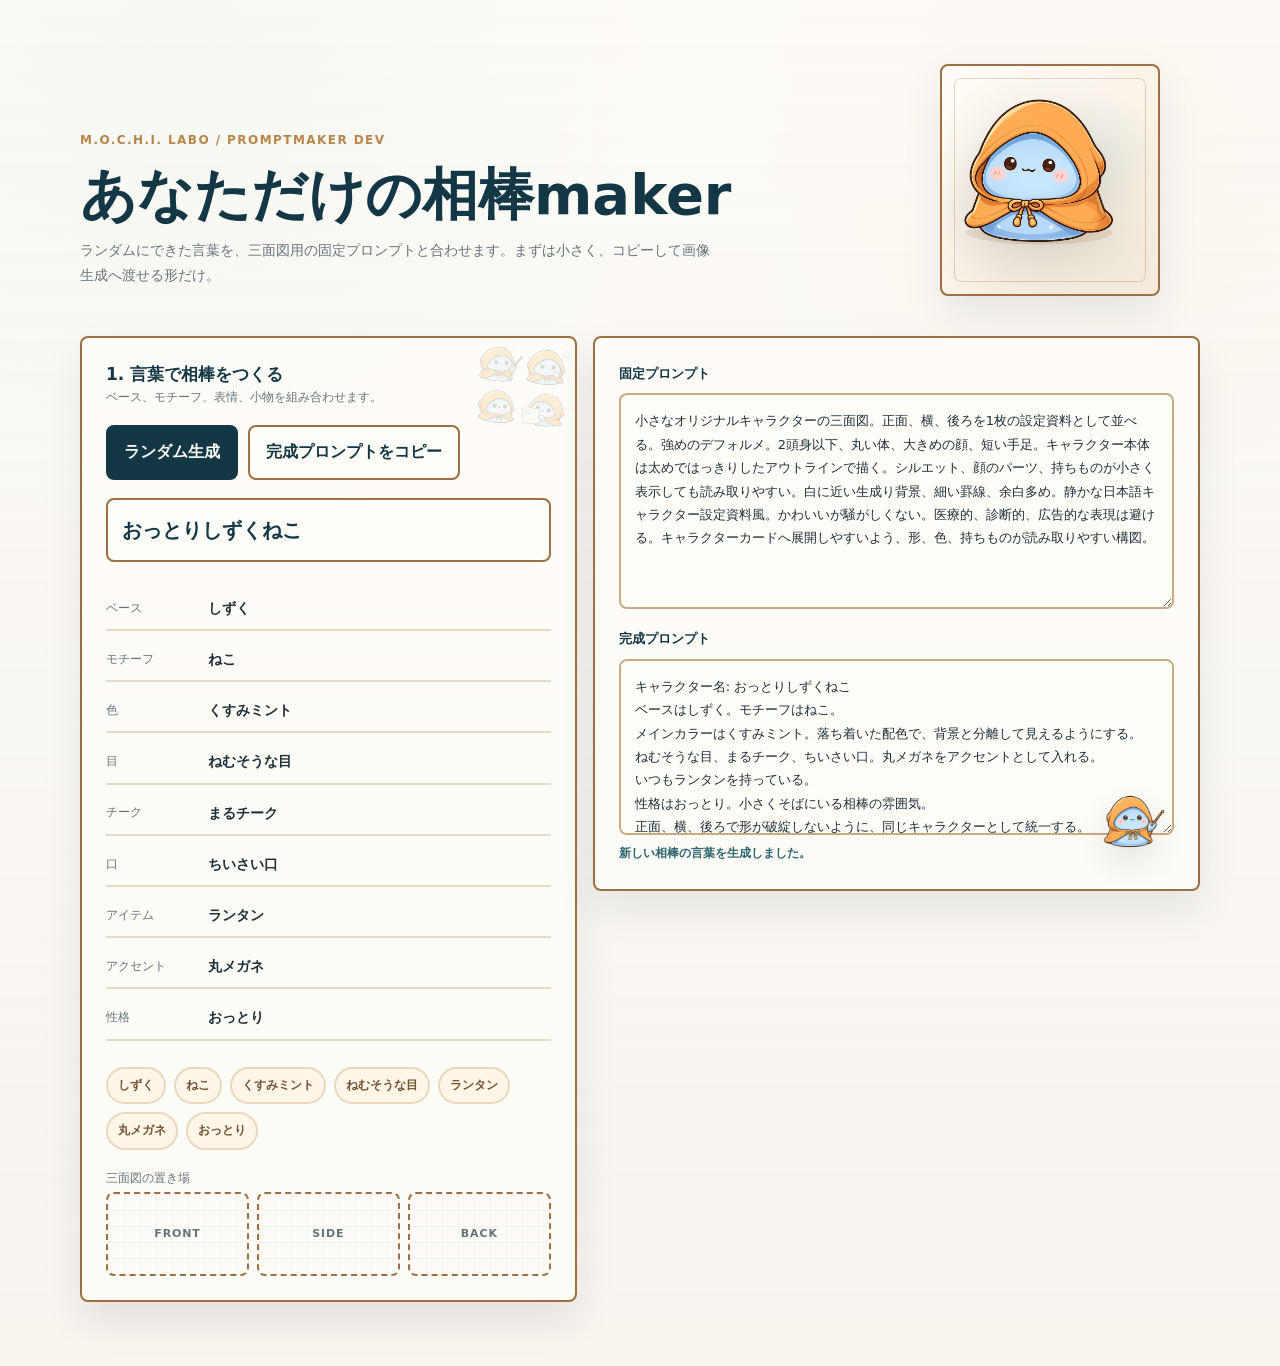
<file: dev/companion-maker.html>
<!doctype html>
<html lang="ja">
<head>
  <meta charset="utf-8">
  <meta name="viewport" content="width=device-width, initial-scale=1">
  <title>あなただけの相棒maker</title>
  <style>
    :root {
      --bg: #f7f4ee;
      --surface: #fffdf8;
      --surface-soft: #f0eee7;
      --ink: #1d2f39;
      --muted: #64747b;
      --line: #c8aa82;
      --line-strong: #9c7042;
      --sea: #143746;
      --amber: #b9854a;
      --amber-soft: #ead8bd;
      --focus: #2e6573;
      --shadow: 0 18px 42px rgba(32, 46, 52, 0.09);
    }

    * {
      box-sizing: border-box;
    }

    html {
      min-width: 320px;
      background: var(--bg);
      color: var(--ink);
      font-family: "Yu Gothic", "Hiragino Kaku Gothic ProN", "Noto Sans JP", system-ui, sans-serif;
      line-height: 1.8;
    }

    body {
      margin: 0;
    }

    button,
    textarea,
    input {
      font: inherit;
    }

    .page {
      min-height: 100svh;
      padding: 24px 16px 40px;
      background:
        linear-gradient(180deg, rgba(255, 253, 248, 0.78), rgba(247, 244, 238, 0.96)),
        radial-gradient(circle at 14% 6%, rgba(179, 212, 211, 0.38), transparent 28%),
        radial-gradient(circle at 88% 14%, rgba(185, 133, 74, 0.14), transparent 24%);
    }

    .shell {
      width: min(100%, 1120px);
      margin: 0 auto;
    }

    .intro {
      display: grid;
      gap: 10px;
      margin-bottom: 24px;
    }

    .hero {
      display: grid;
      gap: 18px;
      align-items: end;
      margin-bottom: 24px;
    }

    .hero-art {
      position: relative;
      min-height: 172px;
      overflow: hidden;
      border: 2px solid var(--line-strong);
      border-radius: 8px;
      background:
        linear-gradient(135deg, rgba(255, 253, 248, 0.92), rgba(234, 216, 189, 0.44)),
        radial-gradient(circle at 72% 38%, rgba(134, 190, 203, 0.32), transparent 30%);
      box-shadow: var(--shadow);
    }

    .hero-art::before {
      content: "";
      position: absolute;
      inset: 12px;
      border: 1px solid rgba(156, 112, 66, 0.28);
      border-radius: 7px;
      pointer-events: none;
    }

    .hero-art img {
      position: absolute;
      right: -14px;
      bottom: -18px;
      width: min(54vw, 220px);
      max-width: none;
      filter: drop-shadow(0 18px 26px rgba(40, 31, 20, 0.16));
    }

    .eyebrow {
      margin: 0;
      color: var(--amber);
      font-size: 12px;
      font-weight: 700;
      letter-spacing: 0.12em;
      text-transform: uppercase;
    }

    h1,
    h2,
    p {
      margin: 0;
    }

    h1 {
      color: var(--sea);
      font-size: clamp(28px, 9vw, 56px);
      line-height: 1.18;
      letter-spacing: 0;
    }

    .lead {
      max-width: 640px;
      color: var(--muted);
      font-size: 14px;
    }

    .tool {
      display: grid;
      gap: 16px;
    }

    .panel {
      border: 2px solid var(--line-strong);
      border-radius: 8px;
      background: rgba(255, 253, 248, 0.9);
      box-shadow: var(--shadow), inset 0 0 0 1px rgba(255, 253, 248, 0.88);
    }

    .panel.decorated {
      position: relative;
      overflow: hidden;
    }

    .panel.decorated::after {
      content: "";
      position: absolute;
      right: -34px;
      top: -18px;
      width: 132px;
      aspect-ratio: 1;
      background: url("../assets/companion-mochi-stickers.png") center / cover no-repeat;
      opacity: 0.2;
      transform: rotate(4deg);
      pointer-events: none;
    }

    .panel-inner {
      display: grid;
      gap: 18px;
      padding: 18px;
    }

    .panel-head {
      display: flex;
      align-items: flex-start;
      justify-content: space-between;
      gap: 16px;
    }

    h2 {
      color: var(--sea);
      font-size: 17px;
      line-height: 1.45;
    }

    .small {
      color: var(--muted);
      font-size: 12px;
      line-height: 1.7;
    }

    .actions {
      display: grid;
      grid-template-columns: 1fr;
      gap: 10px;
    }

    .button {
      min-height: 48px;
      border: 2px solid transparent;
      border-radius: 8px;
      padding: 11px 16px;
      cursor: pointer;
      color: #fffdf8;
      background: var(--sea);
      font-weight: 700;
      transition: transform 160ms ease, background 160ms ease, border-color 160ms ease;
    }

    .button:hover {
      transform: translateY(-1px);
      background: #1b4657;
    }

    .button:focus-visible,
    textarea:focus-visible,
    input:focus-visible {
      outline: 3px solid rgba(46, 101, 115, 0.28);
      outline-offset: 2px;
    }

    .button.secondary {
      color: var(--sea);
      border-color: var(--line-strong);
      background: var(--surface);
    }

    .button.secondary:hover {
      background: #f8f0e4;
    }

    .recipe {
      display: grid;
      gap: 10px;
    }

    .companion-name {
      width: 100%;
      border: 2px solid var(--line-strong);
      border-radius: 8px;
      padding: 12px 14px;
      color: var(--sea);
      background: var(--surface);
      font-size: 20px;
      font-weight: 800;
    }

    .parts {
      display: grid;
      gap: 8px;
    }

    .part {
      display: grid;
      grid-template-columns: 92px 1fr;
      gap: 10px;
      align-items: center;
      border-bottom: 2px solid rgba(200, 170, 130, 0.42);
      padding: 8px 0;
      font-size: 14px;
    }

    .part dt {
      color: var(--muted);
      font-size: 12px;
    }

    .part dd {
      margin: 0;
      color: var(--ink);
      font-weight: 700;
    }

    .chips {
      display: flex;
      flex-wrap: wrap;
      gap: 8px;
    }

    .chip {
      border: 2px solid var(--amber-soft);
      border-radius: 999px;
      padding: 6px 10px;
      color: #735331;
      background: #fff6e8;
      font-size: 12px;
      font-weight: 700;
    }

    .field {
      display: grid;
      gap: 8px;
    }

    .prompt-card {
      position: relative;
    }

    .prompt-guide {
      display: none;
    }

    label {
      color: var(--sea);
      font-size: 13px;
      font-weight: 800;
    }

    textarea {
      width: 100%;
      min-height: 176px;
      resize: vertical;
      border: 2px solid var(--line);
      border-radius: 8px;
      padding: 14px;
      color: var(--ink);
      background: rgba(255, 253, 248, 0.92);
      font-size: 13px;
      line-height: 1.8;
    }

    .fixed textarea {
      min-height: 216px;
    }

    .status {
      min-height: 22px;
      color: var(--focus);
      font-size: 12px;
      font-weight: 700;
    }

    .preview {
      display: grid;
      grid-template-columns: repeat(3, 1fr);
      gap: 8px;
      padding-top: 4px;
    }

    .view {
      display: grid;
      place-items: center;
      min-height: 84px;
      border: 2px dashed var(--line-strong);
      border-radius: 8px;
      color: var(--muted);
      background:
        linear-gradient(90deg, rgba(217, 209, 196, 0.22) 1px, transparent 1px),
        linear-gradient(rgba(217, 209, 196, 0.22) 1px, transparent 1px),
        rgba(255, 253, 248, 0.68);
      background-size: 16px 16px;
      font-size: 11px;
      font-weight: 800;
      letter-spacing: 0.08em;
    }

    @media (min-width: 760px) {
      .page {
        padding: 48px 28px 64px;
      }

      .tool {
        grid-template-columns: minmax(320px, 0.9fr) minmax(420px, 1.1fr);
        align-items: start;
      }

      .hero {
        grid-template-columns: minmax(0, 1fr) 300px;
      }

      .hero-art {
        min-height: 232px;
      }

      .hero-art img {
        width: 270px;
      }

      .panel-inner {
        padding: 24px;
      }

      .actions {
        grid-template-columns: auto auto;
        justify-content: start;
      }

      .prompt-guide {
        display: block;
        position: absolute;
        right: 18px;
        bottom: 18px;
        width: 94px;
        opacity: 0.92;
        filter: drop-shadow(0 14px 18px rgba(40, 31, 20, 0.14));
        pointer-events: none;
      }
    }
  </style>
</head>
<body>
  <main class="page">
    <div class="shell">
      <header class="hero">
        <div class="intro">
          <p class="eyebrow">M.O.C.H.I. LABO / Promptmaker dev</p>
          <h1>あなただけの相棒maker</h1>
          <p class="lead">ランダムにできた言葉を、三面図用の固定プロンプトと合わせます。まずは小さく、コピーして画像生成へ渡せる形だけ。</p>
        </div>
        <figure class="hero-art" aria-hidden="true">
          <img src="../assets/companion-mochi-main.png" alt="">
        </figure>
      </header>

      <section class="tool" aria-label="相棒プロンプトメーカー">
        <div class="panel decorated">
          <div class="panel-inner">
            <div class="panel-head">
              <div>
                <h2>1. 言葉で相棒をつくる</h2>
                <p class="small">ベース、モチーフ、表情、小物を組み合わせます。</p>
              </div>
            </div>

            <div class="actions">
              <button class="button" id="generateButton" type="button">ランダム生成</button>
              <button class="button secondary" id="copyButton" type="button">完成プロンプトをコピー</button>
            </div>

            <div class="recipe" aria-live="polite">
              <input class="companion-name" id="companionName" type="text" aria-label="相棒の名前">
              <dl class="parts" id="partsList"></dl>
              <div class="chips" id="chips"></div>
            </div>

            <div>
              <p class="small">三面図の置き場</p>
              <div class="preview" aria-hidden="true">
                <div class="view">FRONT</div>
                <div class="view">SIDE</div>
                <div class="view">BACK</div>
              </div>
            </div>
          </div>
        </div>

        <div class="panel prompt-card">
          <img class="prompt-guide" src="../assets/companion-mochi-pointer.png" alt="">
          <div class="panel-inner">
            <div class="field fixed">
              <label for="fixedPrompt">固定プロンプト</label>
              <textarea id="fixedPrompt">小さなオリジナルキャラクターの三面図。正面、横、後ろを1枚の設定資料として並べる。強めのデフォルメ。2頭身以下、丸い体、大きめの顔、短い手足。キャラクター本体は太めではっきりしたアウトラインで描く。シルエット、顔のパーツ、持ちものが小さく表示しても読み取りやすい。白に近い生成り背景、細い罫線、余白多め。静かな日本語キャラクター設定資料風。かわいいが騒がしくない。医療的、診断的、広告的な表現は避ける。キャラクターカードへ展開しやすいよう、形、色、持ちものが読み取りやすい構図。</textarea>
            </div>

            <div class="field">
              <label for="generatedPrompt">完成プロンプト</label>
              <textarea id="generatedPrompt" readonly></textarea>
              <p class="status" id="status" role="status"></p>
            </div>
          </div>
        </div>
      </section>
    </div>
  </main>

  <script>
    const WORDS = {
      base: ["もち", "スライム", "しずく", "たまご", "こいし"],
      motif: ["くま", "ねこ", "うさぎ", "くらげ", "ロボ"],
      color: ["生成りホワイト", "深海ブルー", "淡い琥珀", "くすみミント", "やわらかいグレー"],
      eyes: ["まる目", "ジト目", "ねむそうな目", "きらきら目"],
      cheek: ["チークなし", "うすチーク", "まるチーク"],
      mouth: ["ちいさい口", "にこ口", "むにゅ口"],
      item: ["ぬいぐるみ", "ランタン", "ちいさな本", "マグカップ", "小さなかばん"],
      accent: ["なし", "太い眉毛", "ちょびひげ", "丸メガネ", "小さい王冠", "ばんそうこう"],
      personality: ["おっとり", "ねむい", "やさしい", "こわがり", "まじめ", "ぼんやり"]
    };

    const LABELS = {
      base: "ベース",
      motif: "モチーフ",
      color: "色",
      eyes: "目",
      cheek: "チーク",
      mouth: "口",
      item: "アイテム",
      accent: "アクセント",
      personality: "性格"
    };

    const state = {};
    const generateButton = document.querySelector("#generateButton");
    const copyButton = document.querySelector("#copyButton");
    const companionName = document.querySelector("#companionName");
    const partsList = document.querySelector("#partsList");
    const chips = document.querySelector("#chips");
    const fixedPrompt = document.querySelector("#fixedPrompt");
    const generatedPrompt = document.querySelector("#generatedPrompt");
    const status = document.querySelector("#status");

    generateButton.addEventListener("click", generateCompanion);
    copyButton.addEventListener("click", copyPrompt);
    fixedPrompt.addEventListener("input", updatePrompt);
    companionName.addEventListener("input", updatePrompt);

    generateCompanion();

    function pick(list) {
      return list[Math.floor(Math.random() * list.length)];
    }

    function generateCompanion() {
      Object.keys(WORDS).forEach((key) => {
        state[key] = pick(WORDS[key]);
      });

      companionName.value = makeName();
      renderParts();
      updatePrompt();
      status.textContent = "新しい相棒の言葉を生成しました。";
    }

    function makeName() {
      const accentPrefix = state.accent === "太い眉毛" ? "太眉" : "";
      const eyePrefix = state.eyes.includes("ジト") ? "ジト目" : state.personality;
      return `${accentPrefix || eyePrefix}${state.base}${state.motif}`;
    }

    function renderParts() {
      partsList.innerHTML = Object.entries(LABELS).map(([key, label]) => `
        <div class="part">
          <dt>${label}</dt>
          <dd>${state[key]}</dd>
        </div>
      `).join("");

      chips.innerHTML = [state.base, state.motif, state.color, state.eyes, state.item, state.accent, state.personality]
        .filter((word) => word !== "なし")
        .map((word) => `<span class="chip">${word}</span>`)
        .join("");
    }

    function updatePrompt() {
      const name = companionName.value.trim() || makeName();
      const accentLine = state.accent === "なし" ? "アクセントパーツは控えめ。" : `${state.accent}をアクセントとして入れる。`;
      const characterPrompt = [
        `キャラクター名: ${name}`,
        `ベースは${state.base}。モチーフは${state.motif}。`,
        `メインカラーは${state.color}。落ち着いた配色で、背景と分離して見えるようにする。`,
        `${state.eyes}、${state.cheek}、${state.mouth}。${accentLine}`,
        `いつも${state.item}を持っている。`,
        `性格は${state.personality}。小さくそばにいる相棒の雰囲気。`,
        "正面、横、後ろで形が破綻しないように、同じキャラクターとして統一する。"
      ].join("\n");

      generatedPrompt.value = `${characterPrompt}\n\n${fixedPrompt.value.trim()}`;
    }

    async function copyPrompt() {
      updatePrompt();
      try {
        await navigator.clipboard.writeText(generatedPrompt.value);
        status.textContent = "完成プロンプトをコピーしました。";
      } catch (error) {
        generatedPrompt.select();
        document.execCommand("copy");
        status.textContent = "完成プロンプトを選択してコピーしました。";
      }
    }
  </script>
</body>
</html>
</file>
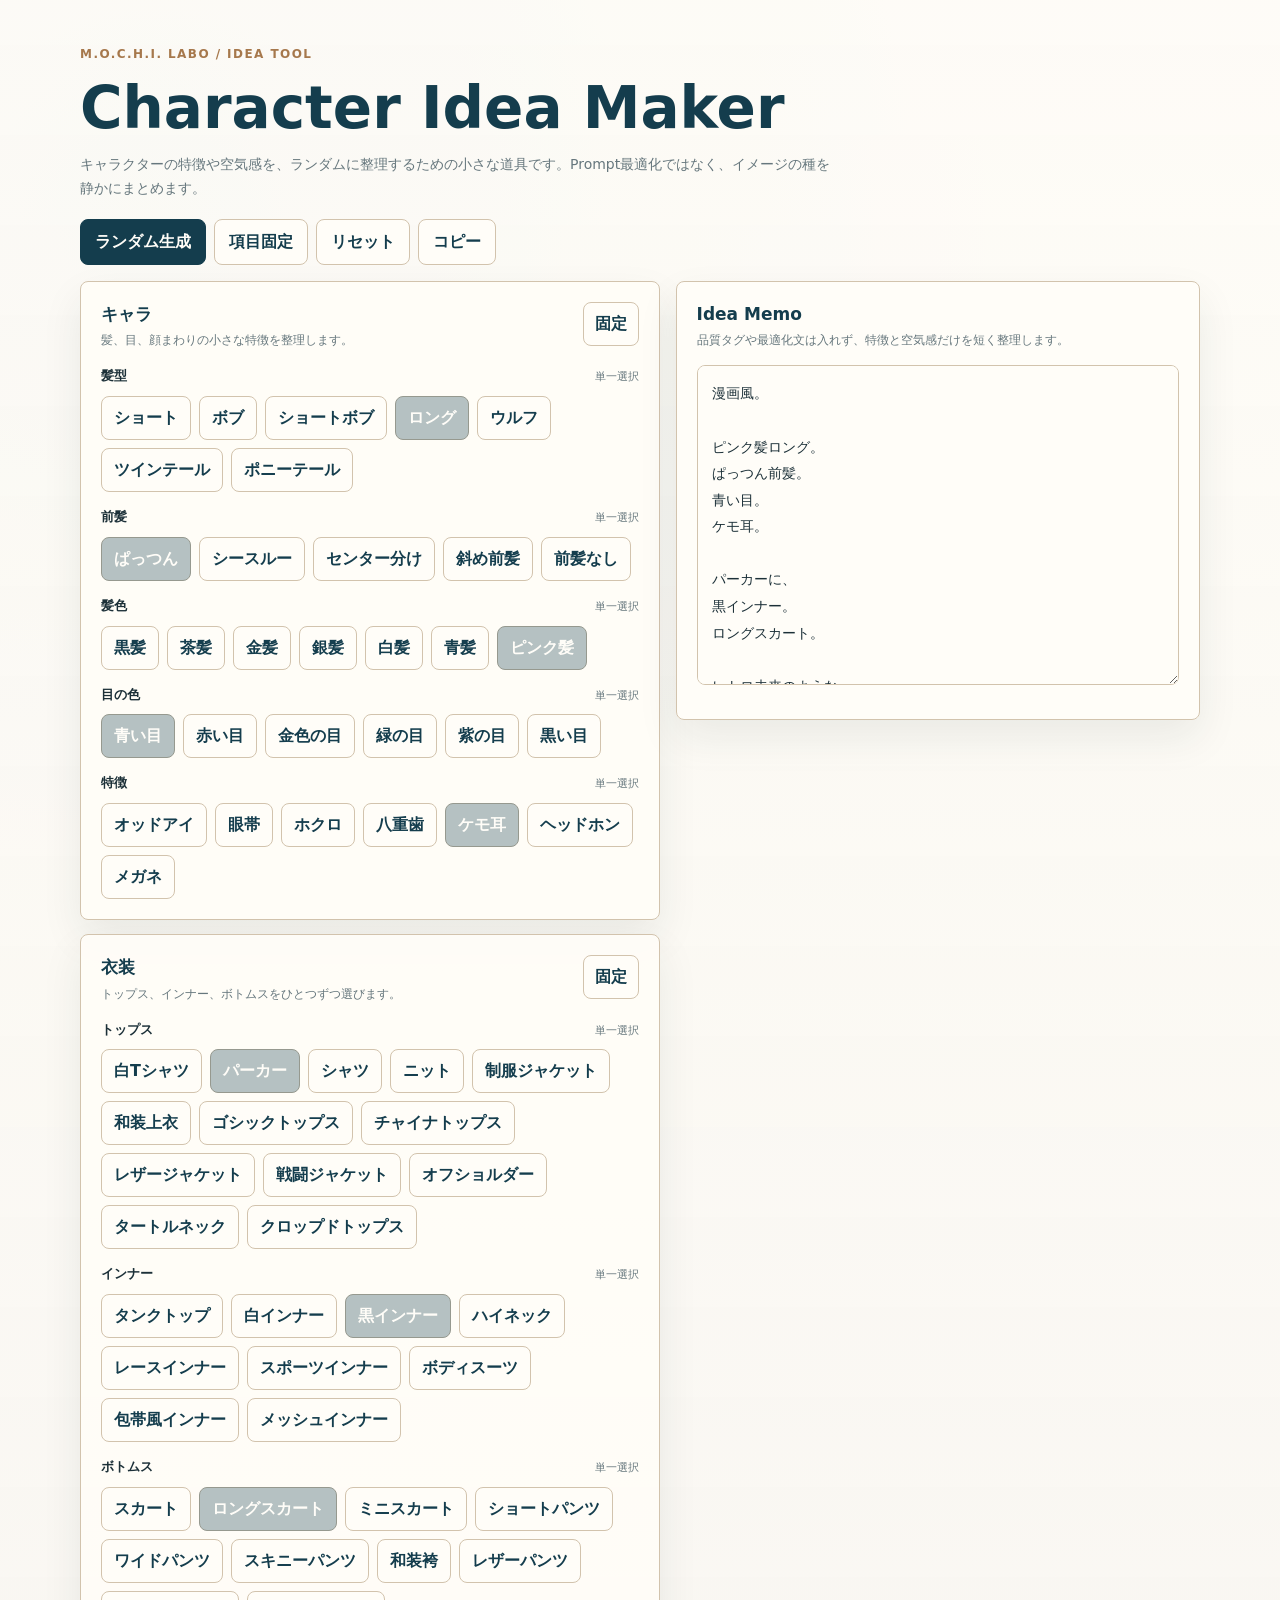
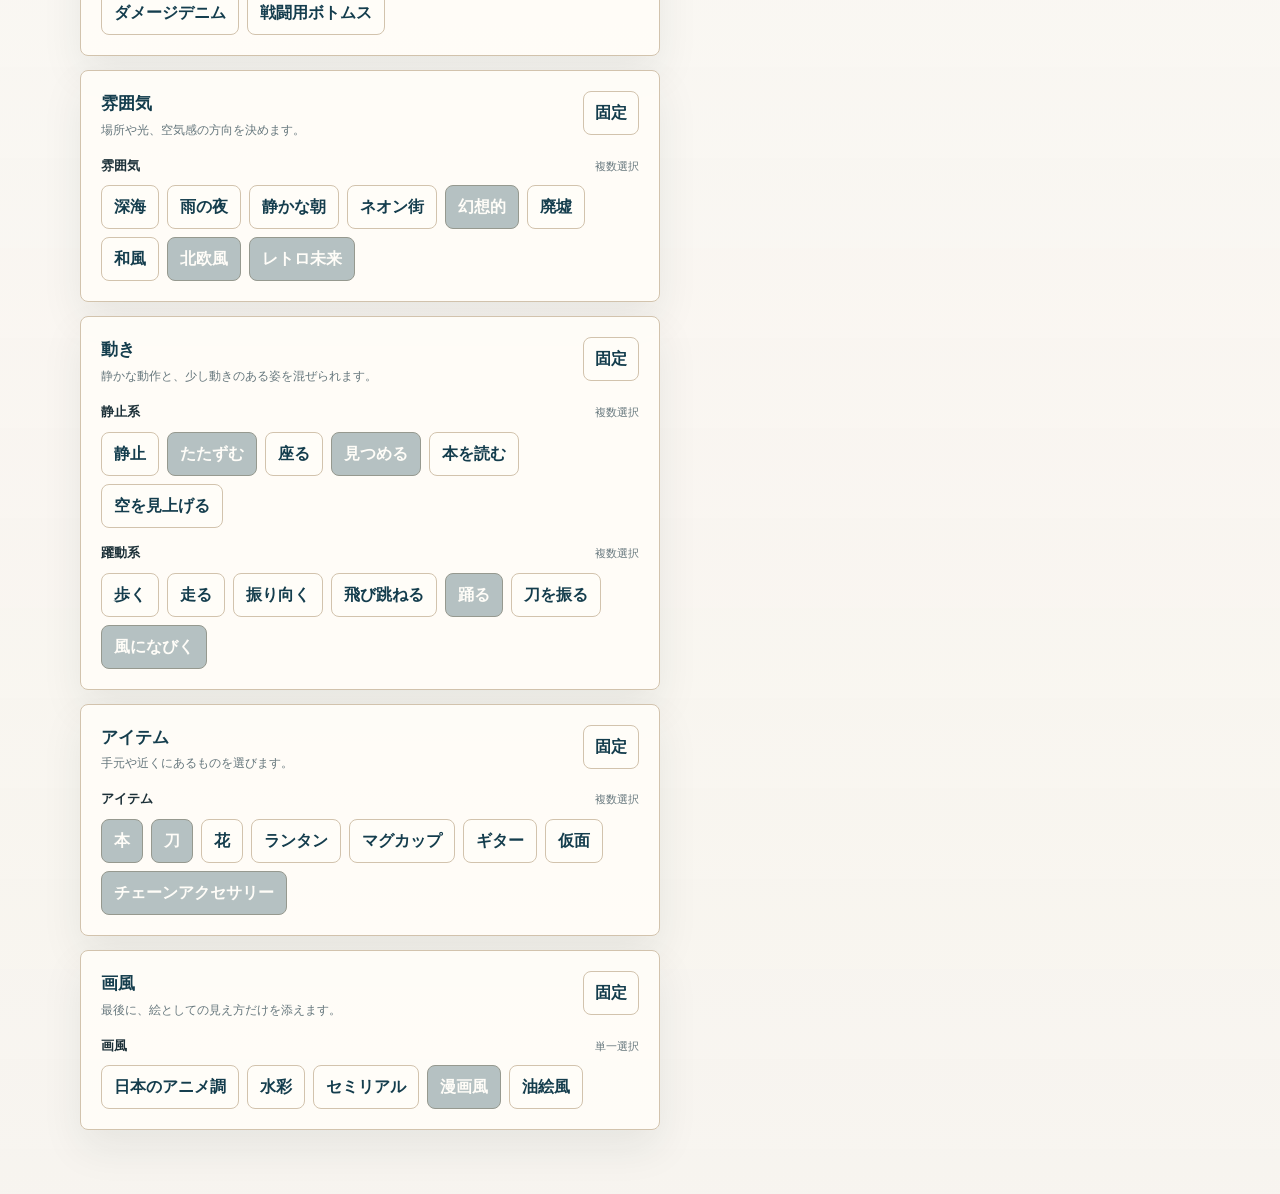
<file: dev/image2-character-promptmaker.html>
<!doctype html>
<html lang="ja">
<head>
  <meta charset="utf-8">
  <meta name="viewport" content="width=device-width, initial-scale=1">
  <meta http-equiv="refresh" content="0; url=character-promptmaker/">
  <title>Character Idea Makerへ移動中</title>
  <style>
    html {
      min-width: 320px;
      color: #1c3038;
      background: #f7f4ef;
      font-family: "Yu Gothic", "Hiragino Kaku Gothic ProN", "Noto Sans JP", system-ui, sans-serif;
      line-height: 1.8;
    }

    body {
      margin: 0;
      min-height: 100svh;
      display: grid;
      place-items: center;
      padding: 24px;
    }

    main {
      width: min(100%, 560px);
      border: 1px solid #d2c3ad;
      border-radius: 8px;
      padding: 24px;
      background: #fffdf8;
      box-shadow: 0 18px 42px rgba(31, 47, 54, 0.08);
    }

    h1 {
      margin: 0 0 10px;
      color: #143d4d;
      font-size: 24px;
      letter-spacing: 0;
    }

    p {
      margin: 0;
      color: #67777d;
      font-size: 14px;
    }

    a {
      color: #143d4d;
      font-weight: 800;
    }
  </style>
</head>
<body>
  <main>
    <h1>Character Idea Makerへ移動します</h1>
    <p>新しい設計のIdea Makerは <a href="character-promptmaker/">こちら</a> です。</p>
  </main>
</body>
</html>
</file>
<file: anime-comic-maker/styles.css>
:root {
  color-scheme: light dark;
  --bg: #f4f1ec;
  --surface: #fffdf8;
  --surface-soft: #faf7f0;
  --ink: #162e36;
  --muted: #6b797d;
  --line: #d8cbb8;
  --accent: #285e6c;
  --accent-ink: #fffdf8;
  --shadow: 0 18px 44px rgba(25, 46, 54, 0.08);
}

[data-theme="dark"] {
  color-scheme: dark;
  --bg: #10181c;
  --surface: #172226;
  --surface-soft: #1d2a2f;
  --ink: #f2eee6;
  --muted: #aab8b9;
  --line: #34464c;
  --accent: #c5a574;
  --accent-ink: #10181c;
  --shadow: 0 18px 44px rgba(0, 0, 0, 0.26);
}

@media (prefers-color-scheme: dark) {
  :root:not([data-theme="light"]) {
    color-scheme: dark;
    --bg: #10181c;
    --surface: #172226;
    --surface-soft: #1d2a2f;
    --ink: #f2eee6;
    --muted: #aab8b9;
    --line: #34464c;
    --accent: #c5a574;
    --accent-ink: #10181c;
    --shadow: 0 18px 44px rgba(0, 0, 0, 0.26);
  }
}

* {
  box-sizing: border-box;
}

html {
  min-width: 320px;
  background: var(--bg);
  color: var(--ink);
  font-family: "Yu Gothic", "Hiragino Kaku Gothic ProN", "Noto Sans JP", system-ui, sans-serif;
  line-height: 1.75;
}

body {
  margin: 0;
}

button,
input {
  font: inherit;
}

button {
  cursor: pointer;
}

.app {
  width: min(100%, 1040px);
  margin: 0 auto;
  padding: 20px 14px 48px;
}

.hero {
  display: flex;
  align-items: flex-start;
  justify-content: space-between;
  gap: 16px;
  padding: 12px 2px 14px;
}

.back-link,
.quiet-link {
  color: var(--muted);
  text-decoration: none;
}

.back-link {
  display: inline-block;
  margin-bottom: 10px;
  font-size: 13px;
}

.back-link:hover,
.quiet-link:hover {
  color: var(--accent);
}

.eyebrow {
  margin: 0 0 4px;
  color: var(--accent);
  font-size: 12px;
  font-weight: 700;
  letter-spacing: 0;
}

h1,
h2,
p {
  margin: 0;
  letter-spacing: 0;
}

h1 {
  font-size: clamp(24px, 8vw, 42px);
  line-height: 1.25;
}

h2 {
  font-size: 16px;
}

.hero p {
  max-width: 620px;
  margin-top: 8px;
  color: var(--muted);
  font-size: 13px;
}

.panel,
.preset-panel {
  border: 1px solid var(--line);
  border-radius: 8px;
  background: var(--surface);
  box-shadow: var(--shadow);
}

.quick-actions {
  display: flex;
  flex-wrap: wrap;
  gap: 8px;
  padding: 0 0 14px;
}

.preset-panel {
  display: grid;
  gap: 10px;
  margin-bottom: 14px;
  padding: 12px;
}

.preset-head {
  display: grid;
  gap: 2px;
}

.preset-head p {
  color: var(--muted);
  font-size: 12px;
}

.preset-actions {
  display: flex;
  flex-wrap: wrap;
  gap: 8px;
}

.output-panel {
  position: sticky;
  top: 0;
  z-index: 3;
  margin-bottom: 14px;
}

.panel-head {
  display: flex;
  align-items: center;
  justify-content: space-between;
  gap: 12px;
  border-bottom: 1px solid var(--line);
  padding: 12px;
}

.prompt-output {
  min-height: 180px;
  max-height: 42svh;
  margin: 0;
  overflow: auto;
  padding: 14px;
  white-space: pre-wrap;
  color: var(--ink);
  font-family: inherit;
  font-size: 14px;
  line-height: 1.85;
}

.prompt-output:empty::before {
  content: "入力するとここに出力されます。";
  color: var(--muted);
}

.form-panel {
  padding: 10px;
}

.group {
  display: grid;
  gap: 10px;
  padding: 14px 4px 18px;
}

.group + .group {
  border-top: 1px solid var(--line);
}

.field {
  display: grid;
  gap: 6px;
}

label {
  color: var(--muted);
  font-size: 12px;
  font-weight: 700;
}

input {
  width: 100%;
  min-height: 46px;
  border: 1px solid var(--line);
  border-radius: 8px;
  padding: 10px 12px;
  background: var(--surface-soft);
  color: var(--ink);
  outline: none;
}

input:focus {
  border-color: var(--accent);
  box-shadow: 0 0 0 3px color-mix(in srgb, var(--accent) 18%, transparent);
}

input::placeholder {
  color: color-mix(in srgb, var(--muted) 72%, transparent);
}

.choices {
  display: flex;
  flex-wrap: wrap;
  gap: 6px;
  padding-top: 2px;
}

.choice-button {
  min-height: 34px;
  border: 1px solid var(--line);
  border-radius: 8px;
  padding: 6px 10px;
  background: transparent;
  color: var(--muted);
  font-size: 12px;
  line-height: 1.4;
}

.choice-button.is-active {
  border-color: var(--accent);
  background: color-mix(in srgb, var(--accent) 16%, transparent);
  color: var(--ink);
}

.actions {
  display: flex;
  flex-wrap: wrap;
  gap: 8px;
  padding: 8px 4px 2px;
}

.copy-button,
.mode-button,
.primary-action,
.field-button,
.preset-button,
.quiet-button,
.quiet-link {
  min-height: 42px;
  border: 1px solid var(--line);
  border-radius: 8px;
  padding: 8px 12px;
  background: var(--surface-soft);
  color: var(--ink);
}

.quiet-link {
  display: inline-grid;
  align-items: center;
  justify-content: center;
  flex: 1 1 120px;
}

.copy-button,
.primary-action {
  border-color: var(--accent);
  background: var(--accent);
  color: var(--accent-ink);
}

.copy-button {
  min-width: 96px;
}

.primary-action {
  flex: 1.35;
  font-weight: 700;
}

.field-button {
  width: 100%;
  background: transparent;
  color: var(--ink);
}

.preset-button {
  flex: 1 1 132px;
  background: transparent;
  color: var(--ink);
}

.preset-button:hover,
.preset-button:focus-visible,
.quiet-link:hover,
.quiet-link:focus-visible {
  border-color: var(--accent);
}

.copy-button:disabled {
  cursor: default;
  opacity: 0.45;
}

.mode-button {
  flex: 0 0 auto;
}

.quiet-button {
  flex: 1 1 120px;
}

@media (min-width: 760px) {
  .app {
    display: grid;
    grid-template-columns: minmax(0, 1fr) minmax(320px, 0.86fr);
    gap: 18px;
    padding: 32px 20px 64px;
  }

  .hero,
  .quick-actions,
  .preset-panel {
    grid-column: 1 / -1;
  }

  .hero {
    padding-bottom: 4px;
  }

  .quick-actions {
    padding-bottom: 0;
  }

  .preset-panel {
    margin-bottom: 0;
  }

  .output-panel {
    position: sticky;
    top: 20px;
    align-self: start;
    grid-column: 2;
    grid-row: 4;
    margin-bottom: 0;
  }

  .form-panel {
    grid-column: 1;
    grid-row: 4;
  }
}
</file>
<file: art-character-maker/styles.css>
:root {
  color-scheme: light dark;
  --bg: #f4f1ec;
  --surface: #fffdf8;
  --surface-soft: #faf7f0;
  --ink: #162e36;
  --muted: #6b797d;
  --line: #d8cbb8;
  --accent: #285e6c;
  --accent-ink: #fffdf8;
  --shadow: 0 18px 44px rgba(25, 46, 54, 0.08);
}

[data-theme="dark"] {
  color-scheme: dark;
  --bg: #10181c;
  --surface: #172226;
  --surface-soft: #1d2a2f;
  --ink: #f2eee6;
  --muted: #aab8b9;
  --line: #34464c;
  --accent: #c5a574;
  --accent-ink: #10181c;
  --shadow: 0 18px 44px rgba(0, 0, 0, 0.26);
}

@media (prefers-color-scheme: dark) {
  :root:not([data-theme="light"]) {
    color-scheme: dark;
    --bg: #10181c;
    --surface: #172226;
    --surface-soft: #1d2a2f;
    --ink: #f2eee6;
    --muted: #aab8b9;
    --line: #34464c;
    --accent: #c5a574;
    --accent-ink: #10181c;
    --shadow: 0 18px 44px rgba(0, 0, 0, 0.26);
  }
}

* {
  box-sizing: border-box;
}

html {
  min-width: 320px;
  background: var(--bg);
  color: var(--ink);
  font-family: "Yu Gothic", "Hiragino Kaku Gothic ProN", "Noto Sans JP", system-ui, sans-serif;
  line-height: 1.75;
}

body {
  margin: 0;
}

button,
input {
  font: inherit;
}

button {
  cursor: pointer;
}

.app {
  width: min(100%, 1040px);
  margin: 0 auto;
  padding: 20px 14px 48px;
}

.hero {
  display: flex;
  align-items: flex-start;
  justify-content: space-between;
  gap: 16px;
  padding: 12px 2px 14px;
}

.back-link,
.quiet-link {
  color: var(--muted);
  text-decoration: none;
}

.back-link {
  display: inline-block;
  margin-bottom: 10px;
  font-size: 13px;
}

.back-link:hover,
.quiet-link:hover {
  color: var(--accent);
}

.eyebrow {
  margin: 0 0 4px;
  color: var(--accent);
  font-size: 12px;
  font-weight: 700;
  letter-spacing: 0;
}

h1,
h2,
p {
  margin: 0;
  letter-spacing: 0;
}

h1 {
  font-size: clamp(24px, 8vw, 42px);
  line-height: 1.25;
}

h2 {
  font-size: 16px;
}

.hero p {
  max-width: 620px;
  margin-top: 8px;
  color: var(--muted);
  font-size: 13px;
}

.panel,
.preset-panel {
  border: 1px solid var(--line);
  border-radius: 8px;
  background: var(--surface);
  box-shadow: var(--shadow);
}

.quick-actions {
  display: flex;
  flex-wrap: wrap;
  gap: 8px;
  padding: 0 0 14px;
}

.preset-panel {
  display: grid;
  gap: 10px;
  margin-bottom: 14px;
  padding: 12px;
}

.preset-head {
  display: grid;
  gap: 2px;
}

.preset-head p {
  color: var(--muted);
  font-size: 12px;
}

.preset-actions {
  display: flex;
  flex-wrap: wrap;
  gap: 8px;
}

.output-panel {
  position: sticky;
  top: 0;
  z-index: 3;
  margin-bottom: 14px;
}

.panel-head {
  display: flex;
  align-items: center;
  justify-content: space-between;
  gap: 12px;
  border-bottom: 1px solid var(--line);
  padding: 12px;
}

.prompt-output {
  min-height: 180px;
  max-height: 42svh;
  margin: 0;
  overflow: auto;
  padding: 14px;
  white-space: pre-wrap;
  color: var(--ink);
  font-family: inherit;
  font-size: 14px;
  line-height: 1.85;
}

.prompt-output:empty::before {
  content: "入力するとここに出力されます。";
  color: var(--muted);
}

.form-panel {
  padding: 10px;
}

.group {
  display: grid;
  gap: 10px;
  padding: 14px 4px 18px;
}

.group + .group {
  border-top: 1px solid var(--line);
}

.field {
  display: grid;
  gap: 6px;
}

label {
  color: var(--muted);
  font-size: 12px;
  font-weight: 700;
}

input {
  width: 100%;
  min-height: 46px;
  border: 1px solid var(--line);
  border-radius: 8px;
  padding: 10px 12px;
  background: var(--surface-soft);
  color: var(--ink);
  outline: none;
}

input:focus {
  border-color: var(--accent);
  box-shadow: 0 0 0 3px color-mix(in srgb, var(--accent) 18%, transparent);
}

input::placeholder {
  color: color-mix(in srgb, var(--muted) 72%, transparent);
}

.choices {
  display: flex;
  flex-wrap: wrap;
  gap: 6px;
  padding-top: 2px;
}

.choice-button {
  min-height: 34px;
  border: 1px solid var(--line);
  border-radius: 8px;
  padding: 6px 10px;
  background: transparent;
  color: var(--muted);
  font-size: 12px;
  line-height: 1.4;
}

.choice-button.is-active {
  border-color: var(--accent);
  background: color-mix(in srgb, var(--accent) 16%, transparent);
  color: var(--ink);
}

.actions {
  display: flex;
  flex-wrap: wrap;
  gap: 8px;
  padding: 8px 4px 2px;
}

.copy-button,
.mode-button,
.primary-action,
.field-button,
.preset-button,
.quiet-button,
.quiet-link {
  min-height: 42px;
  border: 1px solid var(--line);
  border-radius: 8px;
  padding: 8px 12px;
  background: var(--surface-soft);
  color: var(--ink);
}

.quiet-link {
  display: inline-grid;
  align-items: center;
  justify-content: center;
  flex: 1 1 120px;
}

.copy-button,
.primary-action {
  border-color: var(--accent);
  background: var(--accent);
  color: var(--accent-ink);
}

.copy-button {
  min-width: 96px;
}

.primary-action {
  flex: 1.35;
  font-weight: 700;
}

.field-button {
  width: 100%;
  background: transparent;
  color: var(--ink);
}

.preset-button {
  flex: 1 1 132px;
  background: transparent;
  color: var(--ink);
}

.preset-button:hover,
.preset-button:focus-visible,
.quiet-link:hover,
.quiet-link:focus-visible {
  border-color: var(--accent);
}

.copy-button:disabled {
  cursor: default;
  opacity: 0.45;
}

.mode-button {
  flex: 0 0 auto;
}

.quiet-button {
  flex: 1 1 120px;
}

@media (min-width: 760px) {
  .app {
    display: grid;
    grid-template-columns: minmax(0, 1fr) minmax(320px, 0.86fr);
    gap: 18px;
    padding: 32px 20px 64px;
  }

  .hero,
  .quick-actions,
  .preset-panel {
    grid-column: 1 / -1;
  }

  .hero {
    padding-bottom: 4px;
  }

  .quick-actions {
    padding-bottom: 0;
  }

  .preset-panel {
    margin-bottom: 0;
  }

  .output-panel {
    position: sticky;
    top: 20px;
    align-self: start;
    grid-column: 2;
    grid-row: 4;
    margin-bottom: 0;
  }

  .form-panel {
    grid-column: 1;
    grid-row: 4;
  }
}
</file>
<file: content-kit/styles.css>
:root {
  --bg: #f6f1e9;
  --surface: #fffdf8;
  --soft: #fbf7ef;
  --ink: #172d36;
  --muted: #6d7b80;
  --line: #d8c8ae;
  --accent: #143746;
  --accent-ink: #fffdf8;
  --shadow: 0 18px 42px rgba(25, 46, 54, 0.08);
}

* { box-sizing: border-box; }

html {
  min-width: 320px;
  background: var(--bg);
  color: var(--ink);
  font-family: "Yu Gothic", "Hiragino Kaku Gothic ProN", "Noto Sans JP", system-ui, sans-serif;
  line-height: 1.75;
}

body { margin: 0; }
button, input { font: inherit; }
button { cursor: pointer; }

.app {
  width: min(100%, 1080px);
  margin: 0 auto;
  padding: 20px 14px 48px;
}

.hero {
  padding: 10px 2px 16px;
}

.back-link {
  display: inline-block;
  margin-bottom: 12px;
  color: var(--muted);
  font-size: 13px;
  text-decoration: none;
}

.back-link:hover {
  color: var(--accent);
}

.eyebrow {
  margin: 0 0 4px;
  color: #a57944;
  font-size: 12px;
  font-weight: 700;
  letter-spacing: 0;
}

h1, h2 { margin: 0; letter-spacing: 0; }
h1 { color: var(--accent); font-size: clamp(28px, 9vw, 48px); line-height: 1.2; }
h2 { font-size: 16px; }

.hero p {
  max-width: 620px;
  margin: 12px 0 0;
  color: var(--muted);
  font-size: 14px;
}

.actions {
  display: flex;
  flex-wrap: wrap;
  gap: 8px;
  margin-top: 16px;
}

.preset-panel {
  margin-top: 14px;
}

.preset-panel h2 {
  margin-bottom: 8px;
  color: var(--accent);
  font-size: 13px;
}

.preset-actions {
  display: flex;
  flex-wrap: wrap;
  gap: 6px;
}

.primary, .quiet, .preset-button {
  min-height: 44px;
  border: 1px solid var(--line);
  border-radius: 8px;
  padding: 8px 12px;
}

.primary {
  flex: 1.4;
  border-color: var(--accent);
  background: var(--accent);
  color: var(--accent-ink);
  font-weight: 700;
}

.quiet {
  flex: 1;
  background: var(--surface);
  color: var(--ink);
}

.preset-button {
  min-height: 36px;
  background: var(--surface);
  color: var(--ink);
  font-size: 13px;
}

.panel {
  border: 1px solid var(--line);
  border-radius: 8px;
  background: var(--surface);
  box-shadow: var(--shadow);
}

.output-panel {
  position: sticky;
  top: 0;
  z-index: 2;
  margin-bottom: 14px;
  padding: 14px;
}

.output {
  min-height: 180px;
  max-height: 42svh;
  margin: 12px 0 0;
  overflow: auto;
  white-space: pre-wrap;
  color: var(--ink);
  font-family: inherit;
  font-size: 14px;
  line-height: 1.85;
}

.output:empty::before {
  content: "入力するとここに出力されます。";
  color: var(--muted);
}

.form-panel { padding: 10px; }

.group {
  display: grid;
  gap: 10px;
  padding: 14px 4px 18px;
}

.group + .group { border-top: 1px solid var(--line); }

.field {
  display: grid;
  gap: 6px;
}

label {
  color: var(--muted);
  font-size: 12px;
  font-weight: 700;
}

input {
  width: 100%;
  min-height: 46px;
  border: 1px solid var(--line);
  border-radius: 8px;
  padding: 10px 12px;
  background: var(--soft);
  color: var(--ink);
}

.choices {
  display: flex;
  flex-wrap: wrap;
  gap: 6px;
}

.choice {
  min-height: 34px;
  border: 1px solid var(--line);
  border-radius: 8px;
  padding: 6px 10px;
  background: transparent;
  color: var(--muted);
  font-size: 12px;
}

.choice.is-active {
  border-color: var(--accent);
  color: var(--ink);
  background: color-mix(in srgb, var(--accent) 12%, transparent);
}

@media (min-width: 800px) {
  .app {
    display: grid;
    grid-template-columns: minmax(0, 1fr) minmax(360px, .9fr);
    gap: 18px;
    padding: 32px 20px 64px;
  }

  .hero { grid-column: 1 / -1; }

  .form-panel {
    grid-column: 1;
    grid-row: 2;
  }

  .output-panel {
    grid-column: 2;
    grid-row: 2;
    top: 20px;
    align-self: start;
    margin-bottom: 0;
  }
}
</file>
<file: five-question-character-maker/styles.css>
:root {
  color-scheme: light;
  --bg: #17130f;
  --bg-deep: #0d1218;
  --paper: #f2e5c7;
  --paper-soft: #ead7aa;
  --paper-deep: #d4b879;
  --ink: #2b2118;
  --muted: #725f48;
  --line: #9b7a3a;
  --line-soft: rgba(155, 122, 58, 0.42);
  --seal: #6e2d28;
  --seal-ink: #fff4da;
  --gold: #c3a15a;
  --shadow: 0 26px 70px rgba(0, 0, 0, 0.34);
}

* {
  box-sizing: border-box;
}

html {
  min-width: 320px;
  min-height: 100%;
  background:
    radial-gradient(circle at 18% 12%, rgba(195, 161, 90, 0.22), transparent 24%),
    radial-gradient(circle at 82% 4%, rgba(97, 45, 40, 0.28), transparent 28%),
    linear-gradient(145deg, var(--bg-deep), var(--bg) 48%, #211712);
  color: var(--ink);
  font-family: "Yu Mincho", "Hiragino Mincho ProN", "Yu Gothic", "Noto Serif JP", serif;
  line-height: 1.78;
}

body {
  margin: 0;
}

body::before {
  position: fixed;
  inset: 0;
  pointer-events: none;
  content: "";
  background:
    linear-gradient(rgba(255, 255, 255, 0.035) 1px, transparent 1px),
    linear-gradient(90deg, rgba(255, 255, 255, 0.024) 1px, transparent 1px);
  background-size: 28px 28px;
  opacity: 0.22;
}

button {
  cursor: pointer;
  font: inherit;
}

.app {
  width: min(100%, 1120px);
  margin: 0 auto;
  padding: 20px 14px 48px;
}

.hero {
  padding: 10px 2px 18px;
  color: var(--paper);
}

.back-link {
  display: inline-block;
  margin-bottom: 14px;
  color: rgba(242, 229, 199, 0.72);
  font-size: 13px;
  text-decoration: none;
}

.back-link:hover {
  color: var(--paper);
}

.eyebrow {
  margin: 0 0 6px;
  color: var(--gold);
  font-size: 12px;
  font-weight: 700;
  letter-spacing: 0;
}

h1,
h2,
p {
  margin: 0;
  letter-spacing: 0;
}

h1 {
  max-width: 780px;
  color: var(--paper);
  font-size: clamp(30px, 9vw, 54px);
  line-height: 1.18;
  text-shadow: 0 2px 24px rgba(195, 161, 90, 0.18);
}

h2 {
  color: var(--ink);
  font-size: 16px;
}

.hero p {
  max-width: 680px;
  margin-top: 14px;
  color: rgba(242, 229, 199, 0.78);
  font-size: 14px;
}

.panel {
  position: relative;
  border: 1px solid var(--line);
  border-radius: 8px;
  background:
    linear-gradient(115deg, rgba(255, 255, 255, 0.3), transparent 22%),
    radial-gradient(circle at 20% 10%, rgba(255, 255, 255, 0.36), transparent 32%),
    linear-gradient(180deg, var(--paper), var(--paper-soft));
  box-shadow: var(--shadow);
}

.panel::before {
  position: absolute;
  inset: 8px;
  z-index: 0;
  pointer-events: none;
  border: 1px solid var(--line-soft);
  border-radius: 6px;
  content: "";
}

.panel::after {
  position: absolute;
  inset: 15px;
  z-index: 0;
  pointer-events: none;
  border: 1px solid rgba(80, 54, 25, 0.16);
  border-radius: 4px;
  content: "";
}

.quiz-panel,
.result-panel {
  padding: 22px;
}

.quiz-panel > *,
.result-panel > * {
  position: relative;
  z-index: 1;
}

.quiz-panel {
  margin-bottom: 14px;
}

.quiz-head,
.result-head {
  display: flex;
  align-items: flex-start;
  justify-content: space-between;
  gap: 12px;
}

.top-actions,
.page-actions {
  display: flex;
  flex-wrap: wrap;
  gap: 8px;
}

.page-actions {
  margin-top: 18px;
}

.page-actions .quiet,
.page-actions .primary {
  flex: 1;
}

.quiz-head p {
  margin-top: 2px;
  color: var(--muted);
  font-size: 12px;
}

.page-note {
  margin-top: 16px;
  border-left: 3px double var(--line);
  padding: 10px 0 10px 12px;
  color: var(--muted);
  font-size: 13px;
}

#quizForm {
  display: grid;
  gap: 12px;
  margin-top: 14px;
}

.question {
  display: grid;
  gap: 12px;
  min-height: 250px;
  border-top: 1px solid rgba(80, 54, 25, 0.18);
  padding-top: 18px;
}

.question p {
  color: var(--ink);
  font-size: 15px;
  font-weight: 700;
}

.choices {
  display: grid;
  gap: 9px;
}

.choice {
  width: 100%;
  min-height: 52px;
  border: 1px solid rgba(107, 79, 39, 0.52);
  border-radius: 8px;
  padding: 11px 13px;
  background:
    linear-gradient(90deg, rgba(195, 161, 90, 0.18), transparent 42%),
    rgba(255, 248, 225, 0.28);
  color: var(--muted);
  text-align: left;
  font-size: 13px;
  line-height: 1.55;
}

.choice:hover,
.choice:focus-visible {
  border-color: var(--line);
  color: var(--ink);
  outline: none;
}

.choice.is-active {
  border-color: var(--seal);
  background:
    linear-gradient(90deg, rgba(110, 45, 40, 0.16), transparent 48%),
    rgba(255, 248, 225, 0.52);
  color: var(--ink);
  box-shadow: inset 4px 0 0 var(--seal);
}

.result-panel {
  position: sticky;
  top: 0;
  z-index: 2;
}

.result-head p {
  margin-top: 2px;
  color: var(--muted);
  font-size: 12px;
}

.story {
  margin-top: 16px;
  border: 1px solid rgba(107, 79, 39, 0.42);
  border-radius: 8px;
  padding: 13px;
  background:
    linear-gradient(180deg, rgba(255, 248, 225, 0.5), rgba(212, 184, 121, 0.2));
  color: var(--ink);
  font-size: 13px;
  line-height: 1.8;
  white-space: pre-wrap;
}

.prompt-title {
  margin-top: 18px;
}

.output {
  min-height: 220px;
  max-height: 48svh;
  margin: 12px 0 0;
  overflow: auto;
  border-top: 1px solid rgba(107, 79, 39, 0.24);
  padding-top: 12px;
  white-space: pre-wrap;
  color: var(--ink);
  font-family: "Yu Gothic", "Hiragino Kaku Gothic ProN", "Noto Sans JP", system-ui, sans-serif;
  font-size: 14px;
  line-height: 1.85;
}

.output:empty::before {
  content: "10こ選ぶと、本の世界での姿がここに出ます。";
  color: var(--muted);
}

.primary,
.quiet {
  min-height: 42px;
  border: 1px solid var(--line);
  border-radius: 8px;
  padding: 8px 12px;
}

.primary {
  min-width: 94px;
  border-color: var(--seal);
  background: var(--seal);
  color: var(--seal-ink);
  font-weight: 700;
}

.quiet {
  background: rgba(255, 248, 225, 0.34);
  color: var(--ink);
}

.primary:disabled,
.quiet:disabled {
  cursor: default;
  opacity: 0.45;
}

@media (max-width: 430px) {
  .quiz-head,
  .result-head {
    display: grid;
  }

  .top-actions {
    width: 100%;
  }

  .top-actions .quiet {
    flex: 1;
  }
}

@media (min-width: 820px) {
  .app {
    display: grid;
    grid-template-columns: minmax(0, 1fr) minmax(360px, 0.9fr);
    gap: 20px;
    padding: 34px 20px 66px;
  }

  .hero {
    grid-column: 1 / -1;
  }

  .quiz-panel {
    grid-column: 1;
    margin-bottom: 0;
  }

  .result-panel {
    grid-column: 2;
    top: 20px;
    align-self: start;
  }
}
</file>
<file: lp-structure-maker/styles.css>
:root {
  color-scheme: light dark;
  --bg: #f7f4ee;
  --surface: #fffdf8;
  --surface-soft: #fbf7ef;
  --ink: #172d36;
  --muted: #6d7b80;
  --line: #dccdb8;
  --accent: #2d6572;
  --accent-ink: #fffdf8;
  --shadow: 0 18px 44px rgba(25, 46, 54, 0.08);
}

[data-theme="dark"] {
  color-scheme: dark;
  --bg: #10181c;
  --surface: #172226;
  --surface-soft: #1d2a2f;
  --ink: #f2eee6;
  --muted: #aab8b9;
  --line: #34464c;
  --accent: #c5a574;
  --accent-ink: #10181c;
  --shadow: 0 18px 44px rgba(0, 0, 0, 0.26);
}

@media (prefers-color-scheme: dark) {
  :root:not([data-theme="light"]) {
    color-scheme: dark;
    --bg: #10181c;
    --surface: #172226;
    --surface-soft: #1d2a2f;
    --ink: #f2eee6;
    --muted: #aab8b9;
    --line: #34464c;
    --accent: #c5a574;
    --accent-ink: #10181c;
    --shadow: 0 18px 44px rgba(0, 0, 0, 0.26);
  }
}

* {
  box-sizing: border-box;
}

html {
  min-width: 320px;
  background: var(--bg);
  color: var(--ink);
  font-family: "Yu Gothic", "Hiragino Kaku Gothic ProN", "Noto Sans JP", system-ui, sans-serif;
  line-height: 1.75;
}

body {
  margin: 0;
}

button,
input {
  font: inherit;
}

button {
  cursor: pointer;
}

.app {
  width: min(100%, 1040px);
  margin: 0 auto;
  padding: 20px 14px 48px;
}

.hero {
  display: flex;
  align-items: flex-start;
  justify-content: space-between;
  gap: 16px;
  padding: 12px 2px 14px;
}

.back-link {
  display: inline-block;
  margin-bottom: 10px;
  color: var(--muted);
  font-size: 13px;
  text-decoration: none;
}

.back-link:hover {
  color: var(--accent);
}

.eyebrow {
  margin: 0 0 4px;
  color: var(--accent);
  font-size: 12px;
  font-weight: 700;
  letter-spacing: 0;
}

h1,
h2,
p {
  margin: 0;
  letter-spacing: 0;
}

h1 {
  font-size: clamp(24px, 8vw, 42px);
  line-height: 1.25;
}

h2 {
  font-size: 16px;
}

.hero p {
  max-width: 620px;
  margin-top: 8px;
  color: var(--muted);
  font-size: 13px;
}

.quick-actions {
  display: flex;
  flex-wrap: wrap;
  gap: 8px;
  padding: 0 0 14px;
}

.panel {
  border: 1px solid var(--line);
  border-radius: 8px;
  background: var(--surface);
  box-shadow: var(--shadow);
}

.output-panel {
  position: sticky;
  top: 0;
  z-index: 3;
  margin-bottom: 14px;
}

.panel-head {
  display: flex;
  align-items: center;
  justify-content: space-between;
  gap: 12px;
  border-bottom: 1px solid var(--line);
  padding: 12px;
}

.structure-output {
  min-height: 220px;
  max-height: 52svh;
  margin: 0;
  overflow: auto;
  padding: 14px;
  white-space: pre-wrap;
  color: var(--ink);
  font-family: inherit;
  font-size: 14px;
  line-height: 1.85;
}

.structure-output:empty::before {
  content: "入力するとここにLP構成が出ます。";
  color: var(--muted);
}

.form-panel {
  padding: 10px;
}

.guide-strip {
  display: grid;
  gap: 8px;
  padding: 4px 4px 14px;
}

.guide-strip span {
  border: 1px solid var(--line);
  border-radius: 8px;
  padding: 10px 12px;
  background: var(--surface-soft);
  color: var(--muted);
  font-size: 12px;
  font-weight: 700;
}

.group {
  display: grid;
  gap: 10px;
  padding: 16px 4px 20px;
}

.group + .group {
  border-top: 1px solid var(--line);
}

.step-label {
  display: inline-grid;
  width: 28px;
  height: 28px;
  place-items: center;
  border: 1px solid var(--accent);
  border-radius: 999px;
  color: var(--accent);
  font-size: 12px;
  font-weight: 700;
  line-height: 1;
}

.field {
  display: grid;
  gap: 6px;
}

label {
  color: var(--muted);
  font-size: 12px;
  font-weight: 700;
}

input {
  width: 100%;
  min-height: 46px;
  border: 1px solid var(--line);
  border-radius: 8px;
  padding: 10px 12px;
  background: var(--surface-soft);
  color: var(--ink);
  outline: none;
}

input:focus {
  border-color: var(--accent);
  box-shadow: 0 0 0 3px color-mix(in srgb, var(--accent) 18%, transparent);
}

input::placeholder {
  color: color-mix(in srgb, var(--muted) 72%, transparent);
}

.choices {
  display: flex;
  flex-wrap: wrap;
  gap: 6px;
  padding-top: 2px;
}

.choice-button {
  min-height: 34px;
  border: 1px solid var(--line);
  border-radius: 8px;
  padding: 6px 10px;
  background: transparent;
  color: var(--muted);
  font-size: 12px;
  line-height: 1.4;
}

.choice-button.is-active {
  border-color: var(--accent);
  background: color-mix(in srgb, var(--accent) 16%, transparent);
  color: var(--ink);
}

.copy-button,
.mode-button,
.primary-action,
.quiet-button {
  min-height: 42px;
  border: 1px solid var(--line);
  border-radius: 8px;
  padding: 8px 12px;
  background: var(--surface-soft);
  color: var(--ink);
}

.copy-button,
.primary-action {
  border-color: var(--accent);
  background: var(--accent);
  color: var(--accent-ink);
}

.copy-button {
  min-width: 96px;
}

.copy-button:disabled {
  cursor: default;
  opacity: 0.45;
}

.primary-action,
.quiet-button {
  flex: 1 1 120px;
}

.optional-panel,
.learn-panel {
  border-top: 1px solid var(--line);
}

summary {
  min-height: 48px;
  padding: 12px 4px;
  color: var(--ink);
  font-size: 14px;
  font-weight: 700;
  list-style-position: inside;
  cursor: pointer;
}

.optional-group {
  border-top: 0;
  padding-top: 6px;
}

.learn-list {
  display: grid;
  gap: 8px;
  padding: 0 4px 16px;
}

.learn-list p {
  display: grid;
  gap: 2px;
  border: 1px solid var(--line);
  border-radius: 8px;
  padding: 10px 12px;
  background: var(--surface-soft);
}

.learn-list strong {
  font-size: 13px;
}

.learn-list span {
  color: var(--muted);
  font-size: 12px;
}

@media (min-width: 760px) {
  .app {
    display: grid;
    grid-template-columns: minmax(0, 1fr) minmax(360px, 0.95fr);
    gap: 18px;
    padding: 32px 20px 64px;
  }

  .hero,
  .quick-actions {
    grid-column: 1 / -1;
  }

  .output-panel {
    position: sticky;
    top: 20px;
    align-self: start;
    grid-column: 2;
    grid-row: 3;
    margin-bottom: 0;
  }

  .form-panel {
    grid-column: 1;
    grid-row: 3;
  }

  .guide-strip {
    grid-template-columns: repeat(3, minmax(0, 1fr));
  }
}
</file>
<file: real-portrait-maker/styles.css>
:root {
  color-scheme: light dark;
  --bg: #f4f1ec;
  --surface: #fffdf8;
  --surface-soft: #faf7f0;
  --ink: #162e36;
  --muted: #6b797d;
  --line: #d8cbb8;
  --accent: #285e6c;
  --accent-ink: #fffdf8;
  --shadow: 0 18px 44px rgba(25, 46, 54, 0.08);
}

[data-theme="dark"] {
  color-scheme: dark;
  --bg: #10181c;
  --surface: #172226;
  --surface-soft: #1d2a2f;
  --ink: #f2eee6;
  --muted: #aab8b9;
  --line: #34464c;
  --accent: #c5a574;
  --accent-ink: #10181c;
  --shadow: 0 18px 44px rgba(0, 0, 0, 0.26);
}

@media (prefers-color-scheme: dark) {
  :root:not([data-theme="light"]) {
    color-scheme: dark;
    --bg: #10181c;
    --surface: #172226;
    --surface-soft: #1d2a2f;
    --ink: #f2eee6;
    --muted: #aab8b9;
    --line: #34464c;
    --accent: #c5a574;
    --accent-ink: #10181c;
    --shadow: 0 18px 44px rgba(0, 0, 0, 0.26);
  }
}

* {
  box-sizing: border-box;
}

html {
  min-width: 320px;
  background: var(--bg);
  color: var(--ink);
  font-family: "Yu Gothic", "Hiragino Kaku Gothic ProN", "Noto Sans JP", system-ui, sans-serif;
  line-height: 1.75;
}

body {
  margin: 0;
}

button,
input {
  font: inherit;
}

button {
  cursor: pointer;
}

.app {
  width: min(100%, 1040px);
  margin: 0 auto;
  padding: 20px 14px 48px;
}

.hero {
  display: flex;
  align-items: flex-start;
  justify-content: space-between;
  gap: 16px;
  padding: 12px 2px 14px;
}

.back-link,
.quiet-link {
  color: var(--muted);
  text-decoration: none;
}

.back-link {
  display: inline-block;
  margin-bottom: 10px;
  font-size: 13px;
}

.back-link:hover,
.quiet-link:hover {
  color: var(--accent);
}

.eyebrow {
  margin: 0 0 4px;
  color: var(--accent);
  font-size: 12px;
  font-weight: 700;
  letter-spacing: 0;
}

h1,
h2,
p {
  margin: 0;
  letter-spacing: 0;
}

h1 {
  font-size: clamp(24px, 8vw, 42px);
  line-height: 1.25;
}

h2 {
  font-size: 16px;
}

.hero p {
  max-width: 620px;
  margin-top: 8px;
  color: var(--muted);
  font-size: 13px;
}

.panel,
.preset-panel {
  border: 1px solid var(--line);
  border-radius: 8px;
  background: var(--surface);
  box-shadow: var(--shadow);
}

.quick-actions {
  display: flex;
  flex-wrap: wrap;
  gap: 8px;
  padding: 0 0 14px;
}

.preset-panel {
  display: grid;
  gap: 10px;
  margin-bottom: 14px;
  padding: 12px;
}

.preset-head {
  display: grid;
  gap: 2px;
}

.preset-head p {
  color: var(--muted);
  font-size: 12px;
}

.preset-actions {
  display: flex;
  flex-wrap: wrap;
  gap: 8px;
}

.output-panel {
  position: sticky;
  top: 0;
  z-index: 3;
  margin-bottom: 14px;
}

.panel-head {
  display: flex;
  align-items: center;
  justify-content: space-between;
  gap: 12px;
  border-bottom: 1px solid var(--line);
  padding: 12px;
}

.prompt-output {
  min-height: 180px;
  max-height: 42svh;
  margin: 0;
  overflow: auto;
  padding: 14px;
  white-space: pre-wrap;
  color: var(--ink);
  font-family: inherit;
  font-size: 14px;
  line-height: 1.85;
}

.prompt-output:empty::before {
  content: "入力するとここに出力されます。";
  color: var(--muted);
}

.form-panel {
  padding: 10px;
}

.group {
  display: grid;
  gap: 10px;
  padding: 14px 4px 18px;
}

.group + .group {
  border-top: 1px solid var(--line);
}

.field {
  display: grid;
  gap: 6px;
}

label {
  color: var(--muted);
  font-size: 12px;
  font-weight: 700;
}

input {
  width: 100%;
  min-height: 46px;
  border: 1px solid var(--line);
  border-radius: 8px;
  padding: 10px 12px;
  background: var(--surface-soft);
  color: var(--ink);
  outline: none;
}

input:focus {
  border-color: var(--accent);
  box-shadow: 0 0 0 3px color-mix(in srgb, var(--accent) 18%, transparent);
}

input::placeholder {
  color: color-mix(in srgb, var(--muted) 72%, transparent);
}

.choices {
  display: flex;
  flex-wrap: wrap;
  gap: 6px;
  padding-top: 2px;
}

.choice-button {
  min-height: 34px;
  border: 1px solid var(--line);
  border-radius: 8px;
  padding: 6px 10px;
  background: transparent;
  color: var(--muted);
  font-size: 12px;
  line-height: 1.4;
}

.choice-button.is-active {
  border-color: var(--accent);
  background: color-mix(in srgb, var(--accent) 16%, transparent);
  color: var(--ink);
}

.actions {
  display: flex;
  flex-wrap: wrap;
  gap: 8px;
  padding: 8px 4px 2px;
}

.copy-button,
.mode-button,
.primary-action,
.field-button,
.preset-button,
.quiet-button,
.quiet-link {
  min-height: 42px;
  border: 1px solid var(--line);
  border-radius: 8px;
  padding: 8px 12px;
  background: var(--surface-soft);
  color: var(--ink);
}

.quiet-link {
  display: inline-grid;
  align-items: center;
  justify-content: center;
  flex: 1 1 120px;
}

.copy-button,
.primary-action {
  border-color: var(--accent);
  background: var(--accent);
  color: var(--accent-ink);
}

.copy-button {
  min-width: 96px;
}

.primary-action {
  flex: 1.35;
  font-weight: 700;
}

.field-button {
  width: 100%;
  background: transparent;
  color: var(--ink);
}

.preset-button {
  flex: 1 1 132px;
  background: transparent;
  color: var(--ink);
}

.preset-button:hover,
.preset-button:focus-visible,
.quiet-link:hover,
.quiet-link:focus-visible {
  border-color: var(--accent);
}

.copy-button:disabled {
  cursor: default;
  opacity: 0.45;
}

.mode-button {
  flex: 0 0 auto;
}

.quiet-button {
  flex: 1 1 120px;
}

@media (min-width: 760px) {
  .app {
    display: grid;
    grid-template-columns: minmax(0, 1fr) minmax(320px, 0.86fr);
    gap: 18px;
    padding: 32px 20px 64px;
  }

  .hero,
  .quick-actions,
  .preset-panel {
    grid-column: 1 / -1;
  }

  .hero {
    padding-bottom: 4px;
  }

  .quick-actions {
    padding-bottom: 0;
  }

  .preset-panel {
    margin-bottom: 0;
  }

  .output-panel {
    position: sticky;
    top: 20px;
    align-self: start;
    grid-column: 2;
    grid-row: 4;
    margin-bottom: 0;
  }

  .form-panel {
    grid-column: 1;
    grid-row: 4;
  }
}
</file>
<file: simple-character-promptmaker/styles.css>
:root {
  color-scheme: light dark;
  --bg: #f6f1e9;
  --surface: #fffdf8;
  --surface-soft: #fbf7ef;
  --ink: #172d36;
  --muted: #6d7b80;
  --line: #dccdb8;
  --accent: #2d6572;
  --accent-ink: #fffdf8;
  --shadow: 0 18px 44px rgba(25, 46, 54, 0.08);
}

[data-theme="dark"] {
  color-scheme: dark;
  --bg: #10181c;
  --surface: #172226;
  --surface-soft: #1d2a2f;
  --ink: #f2eee6;
  --muted: #aab8b9;
  --line: #34464c;
  --accent: #c5a574;
  --accent-ink: #10181c;
  --shadow: 0 18px 44px rgba(0, 0, 0, 0.26);
}

@media (prefers-color-scheme: dark) {
  :root:not([data-theme="light"]) {
    color-scheme: dark;
    --bg: #10181c;
    --surface: #172226;
    --surface-soft: #1d2a2f;
    --ink: #f2eee6;
    --muted: #aab8b9;
    --line: #34464c;
    --accent: #c5a574;
    --accent-ink: #10181c;
    --shadow: 0 18px 44px rgba(0, 0, 0, 0.26);
  }
}

* {
  box-sizing: border-box;
}

html {
  min-width: 320px;
  background: var(--bg);
  color: var(--ink);
  font-family: "Yu Gothic", "Hiragino Kaku Gothic ProN", "Noto Sans JP", system-ui, sans-serif;
  line-height: 1.75;
}

body {
  margin: 0;
}

button,
input {
  font: inherit;
}

button {
  cursor: pointer;
}

.app {
  width: min(100%, 1040px);
  margin: 0 auto;
  padding: 20px 14px 48px;
}

.hero {
  display: flex;
  align-items: flex-start;
  justify-content: space-between;
  gap: 16px;
  padding: 12px 2px 14px;
}

.back-link {
  display: inline-block;
  margin-bottom: 10px;
  color: var(--muted);
  font-size: 13px;
  text-decoration: none;
}

.back-link:hover {
  color: var(--accent);
}

.eyebrow {
  margin: 0 0 4px;
  color: var(--accent);
  font-size: 12px;
  font-weight: 700;
  letter-spacing: 0;
}

h1,
h2 {
  margin: 0;
  letter-spacing: 0;
}

h1 {
  font-size: clamp(24px, 8vw, 42px);
  line-height: 1.25;
}

h2 {
  font-size: 16px;
}

.panel {
  border: 1px solid var(--line);
  border-radius: 8px;
  background: var(--surface);
  box-shadow: var(--shadow);
}

.quick-actions {
  display: flex;
  flex-wrap: wrap;
  gap: 8px;
  padding: 0 0 14px;
}

.preset-panel {
  display: grid;
  gap: 10px;
  margin-bottom: 14px;
  border: 1px solid var(--line);
  border-radius: 8px;
  padding: 12px;
  background: var(--surface);
  box-shadow: var(--shadow);
}

.preset-head {
  display: grid;
  gap: 2px;
}

.preset-head p {
  margin: 0;
  color: var(--muted);
  font-size: 12px;
}

.preset-actions {
  display: flex;
  flex-wrap: wrap;
  gap: 8px;
}

.output-panel {
  position: sticky;
  top: 0;
  z-index: 3;
  margin-bottom: 14px;
}

.panel-head {
  display: flex;
  align-items: center;
  justify-content: space-between;
  gap: 12px;
  border-bottom: 1px solid var(--line);
  padding: 12px;
}

.prompt-output {
  min-height: 180px;
  max-height: 42svh;
  margin: 0;
  overflow: auto;
  padding: 14px;
  white-space: pre-wrap;
  color: var(--ink);
  font-family: inherit;
  font-size: 14px;
  line-height: 1.85;
}

.prompt-output:empty::before {
  content: "入力するとここに出力されます。";
  color: var(--muted);
}

.form-panel {
  padding: 10px;
}

.group {
  display: grid;
  gap: 10px;
  padding: 14px 4px 18px;
}

.group + .group {
  border-top: 1px solid var(--line);
}

.field {
  display: grid;
  gap: 6px;
}

label {
  color: var(--muted);
  font-size: 12px;
  font-weight: 700;
}

input {
  width: 100%;
  min-height: 46px;
  border: 1px solid var(--line);
  border-radius: 8px;
  padding: 10px 12px;
  background: var(--surface-soft);
  color: var(--ink);
  outline: none;
}

input:focus {
  border-color: var(--accent);
  box-shadow: 0 0 0 3px color-mix(in srgb, var(--accent) 18%, transparent);
}

input::placeholder {
  color: color-mix(in srgb, var(--muted) 72%, transparent);
}

.choices {
  display: flex;
  flex-wrap: wrap;
  gap: 6px;
  padding-top: 2px;
}

.choice-button {
  min-height: 34px;
  border: 1px solid var(--line);
  border-radius: 8px;
  padding: 6px 10px;
  background: transparent;
  color: var(--muted);
  font-size: 12px;
  line-height: 1.4;
}

.choice-button.is-active {
  border-color: var(--accent);
  background: color-mix(in srgb, var(--accent) 16%, transparent);
  color: var(--ink);
}

.actions {
  display: flex;
  flex-wrap: wrap;
  gap: 8px;
  padding: 8px 4px 2px;
}

.copy-button,
.mode-button,
.primary-action,
.field-button,
.preset-button,
.quiet-button {
  min-height: 42px;
  border: 1px solid var(--line);
  border-radius: 8px;
  padding: 8px 12px;
  background: var(--surface-soft);
  color: var(--ink);
}

.copy-button {
  min-width: 96px;
  border-color: var(--accent);
  background: var(--accent);
  color: var(--accent-ink);
}

.primary-action {
  flex: 1.35;
  border-color: var(--accent);
  background: var(--accent);
  color: var(--accent-ink);
  font-weight: 700;
}

.field-button {
  width: 100%;
  background: transparent;
  color: var(--ink);
}

.preset-button {
  flex: 1 1 132px;
  background: transparent;
  color: var(--ink);
}

.preset-button:hover,
.preset-button:focus-visible {
  border-color: var(--accent);
}

.copy-button:disabled {
  cursor: default;
  opacity: 0.45;
}

.mode-button {
  flex: 0 0 auto;
}

.quiet-button {
  flex: 1 1 120px;
}

@media (min-width: 760px) {
  .app {
    display: grid;
    grid-template-columns: minmax(0, 1fr) minmax(320px, 0.86fr);
    gap: 18px;
    padding: 32px 20px 64px;
  }

  .hero {
    grid-column: 1 / -1;
    padding-bottom: 4px;
  }

  .quick-actions {
    grid-column: 1 / -1;
    padding-bottom: 0;
  }

  .preset-panel {
    grid-column: 1 / -1;
    margin-bottom: 0;
  }

  .output-panel {
    position: sticky;
    top: 20px;
    align-self: start;
    grid-column: 2;
    grid-row: 4;
    margin-bottom: 0;
  }

  .form-panel {
    grid-column: 1;
    grid-row: 4;
  }
}
</file>
<file: dev/character-promptmaker/style.css>
:root {
  --bg: #f7f4ef;
  --surface: #fffdf8;
  --surface-soft: #f1ece4;
  --ink: #1c3038;
  --muted: #66777d;
  --line: #d2c3ad;
  --accent: #143d4d;
  --accent-soft: #e5eef0;
  --amber: #a6784c;
  --shadow: 0 18px 42px rgba(31, 47, 54, 0.08);
}

* {
  box-sizing: border-box;
}

html {
  min-width: 320px;
  background: var(--bg);
  color: var(--ink);
  font-family: "Yu Gothic", "Hiragino Kaku Gothic ProN", "Noto Sans JP", system-ui, sans-serif;
  line-height: 1.75;
}

body {
  margin: 0;
}

button,
textarea {
  font: inherit;
}

.page {
  min-height: 100svh;
  padding: 24px 14px 48px;
  background:
    linear-gradient(180deg, rgba(255, 253, 248, 0.86), rgba(247, 244, 239, 0.98)),
    radial-gradient(circle at 12% 8%, rgba(128, 169, 178, 0.18), transparent 30%);
}

.hero,
.toolbar,
.layout {
  width: min(100%, 1120px);
  margin: 0 auto;
}

.hero {
  display: grid;
  gap: 10px;
  margin-bottom: 18px;
}

.eyebrow {
  margin: 0;
  color: var(--amber);
  font-size: 12px;
  font-weight: 800;
  letter-spacing: 0.12em;
  text-transform: uppercase;
}

h1,
h2,
h3,
p {
  margin: 0;
}

h1 {
  color: var(--accent);
  font-size: clamp(32px, 9vw, 58px);
  line-height: 1.15;
  letter-spacing: 0;
}

.lead {
  max-width: 760px;
  color: var(--muted);
  font-size: 14px;
}

.toolbar {
  display: flex;
  flex-wrap: wrap;
  gap: 8px;
  margin-bottom: 16px;
}

button {
  min-height: 42px;
  border: 1px solid var(--line);
  border-radius: 8px;
  padding: 8px 14px;
  cursor: pointer;
  color: var(--accent);
  background: var(--surface);
  font-weight: 800;
  transition: background 160ms ease, border-color 160ms ease, transform 160ms ease;
}

button:hover {
  transform: translateY(-1px);
  background: var(--surface-soft);
}

button.primary,
.choice[aria-pressed="true"] {
  border-color: var(--accent);
  color: var(--surface);
  background: var(--accent);
}

button.is-locked {
  border-color: var(--amber);
  color: #744d1c;
  background: #fff4dc;
}

.layout {
  display: grid;
  gap: 16px;
}

.cards {
  display: grid;
  gap: 14px;
}

.card,
.output-card {
  border: 1px solid var(--line);
  border-radius: 8px;
  background: rgba(255, 253, 248, 0.94);
  box-shadow: var(--shadow);
}

.card {
  display: grid;
  gap: 14px;
  padding: 16px;
}

.card-head {
  display: flex;
  align-items: flex-start;
  justify-content: space-between;
  gap: 12px;
}

.card-title {
  display: grid;
  gap: 4px;
}

h2,
h3 {
  color: var(--accent);
  font-size: 17px;
  line-height: 1.45;
}

.card-title p,
.output-head p,
.status {
  color: var(--muted);
  font-size: 12px;
}

.lock-button {
  min-width: 44px;
  min-height: 40px;
  padding: 7px 11px;
  border-radius: 8px;
}

.field {
  display: grid;
  gap: 8px;
}

.field-head {
  display: flex;
  align-items: baseline;
  justify-content: space-between;
  gap: 12px;
}

.field-label {
  margin: 0;
  color: var(--ink);
  font-size: 13px;
  font-weight: 800;
}

.field-meta {
  margin: 0;
  color: var(--muted);
  font-size: 11px;
  white-space: nowrap;
}

.choices {
  display: flex;
  flex-wrap: wrap;
  gap: 8px;
}

.choice {
  min-height: 40px;
  padding: 7px 12px;
}

.output-card {
  position: sticky;
  top: 12px;
  align-self: start;
  display: grid;
  gap: 14px;
  padding: 16px;
}

.output-head {
  display: grid;
  gap: 4px;
}

textarea {
  width: 100%;
  min-height: 320px;
  resize: vertical;
  border: 1px solid var(--line);
  border-radius: 8px;
  padding: 14px;
  color: var(--ink);
  background: var(--surface);
  font-size: 14px;
  line-height: 1.9;
}

button:focus-visible,
textarea:focus-visible {
  outline: 3px solid rgba(20, 61, 77, 0.22);
  outline-offset: 2px;
}

@media (min-width: 900px) {
  .page {
    padding: 44px 28px 64px;
  }

  .layout {
    grid-template-columns: minmax(0, 1.05fr) minmax(360px, 0.95fr);
    align-items: start;
  }

  .card,
  .output-card {
    padding: 20px;
  }
}

@media (max-width: 520px) {
  .toolbar {
    display: grid;
    grid-template-columns: 1fr 1fr;
  }

  .toolbar button {
    width: 100%;
  }

  .card-head,
  .field-head {
    display: grid;
  }

  .field-meta {
    white-space: normal;
  }
}
</file>
